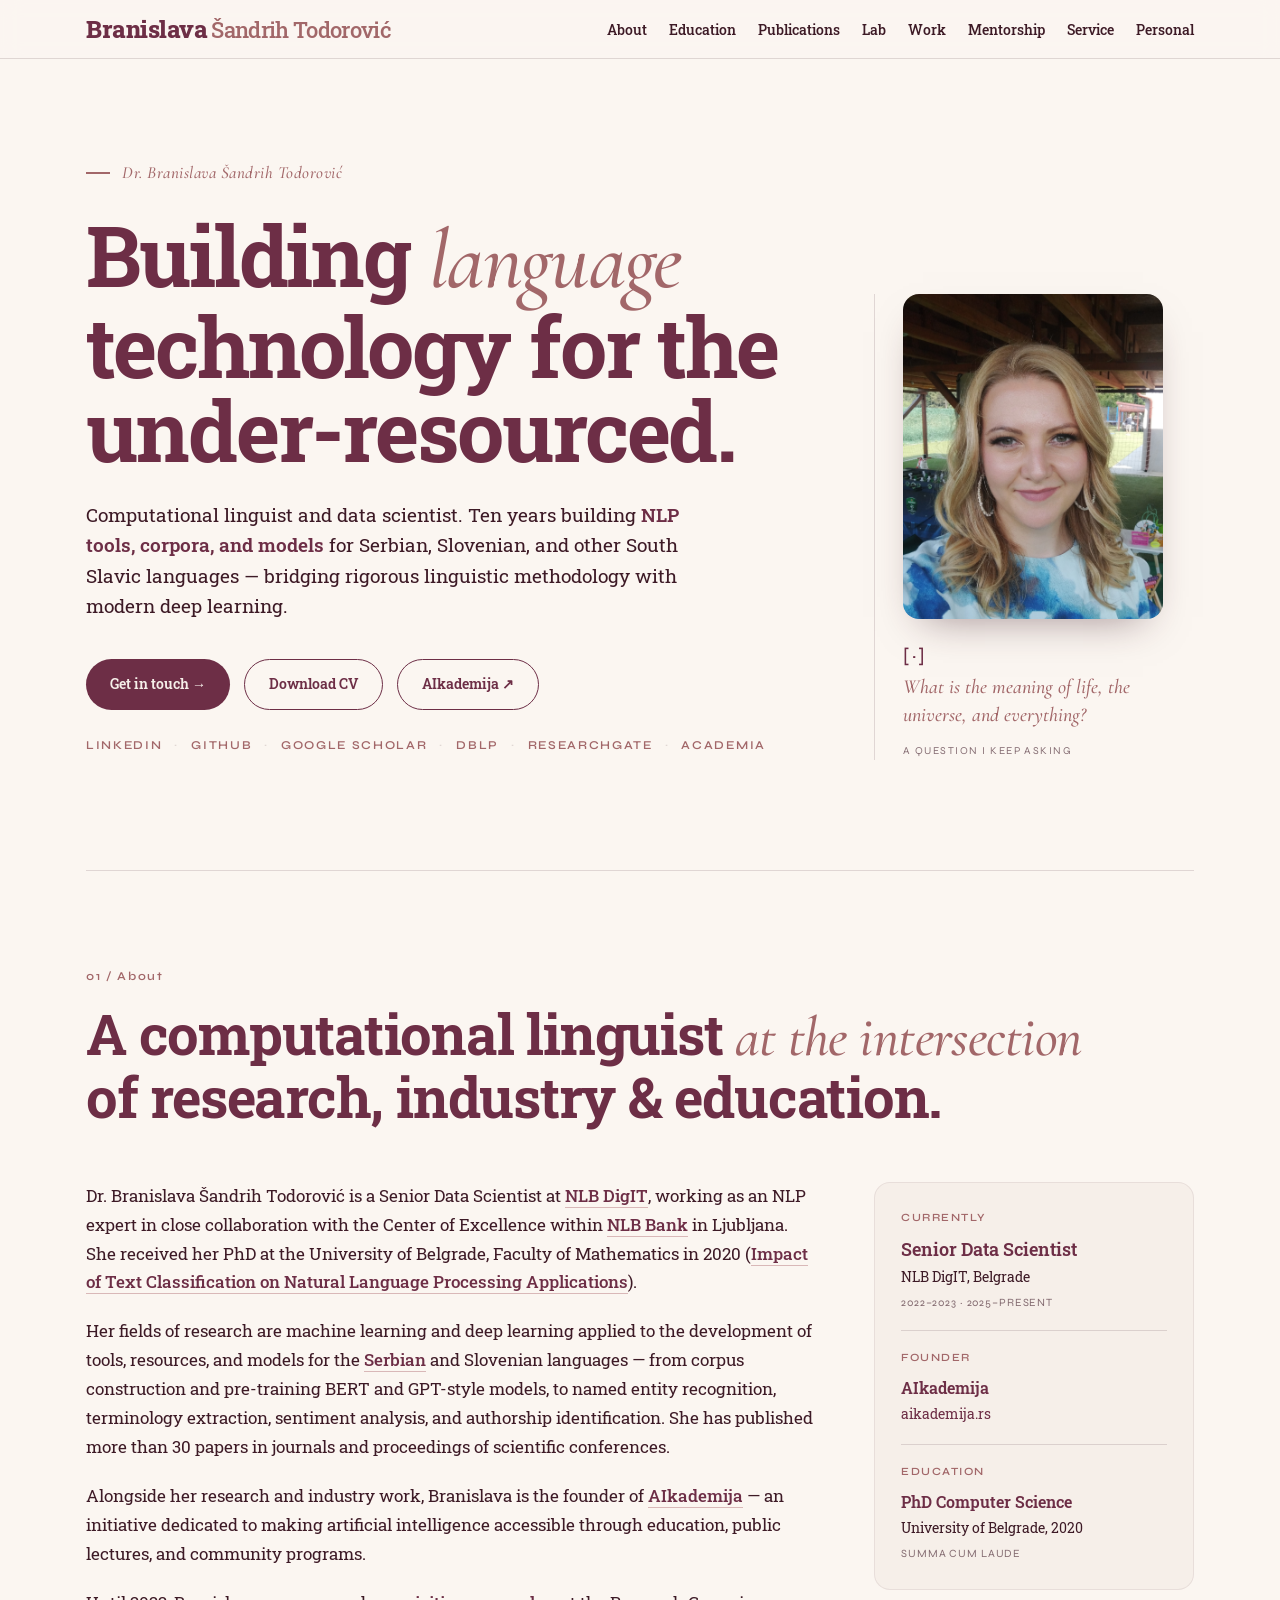
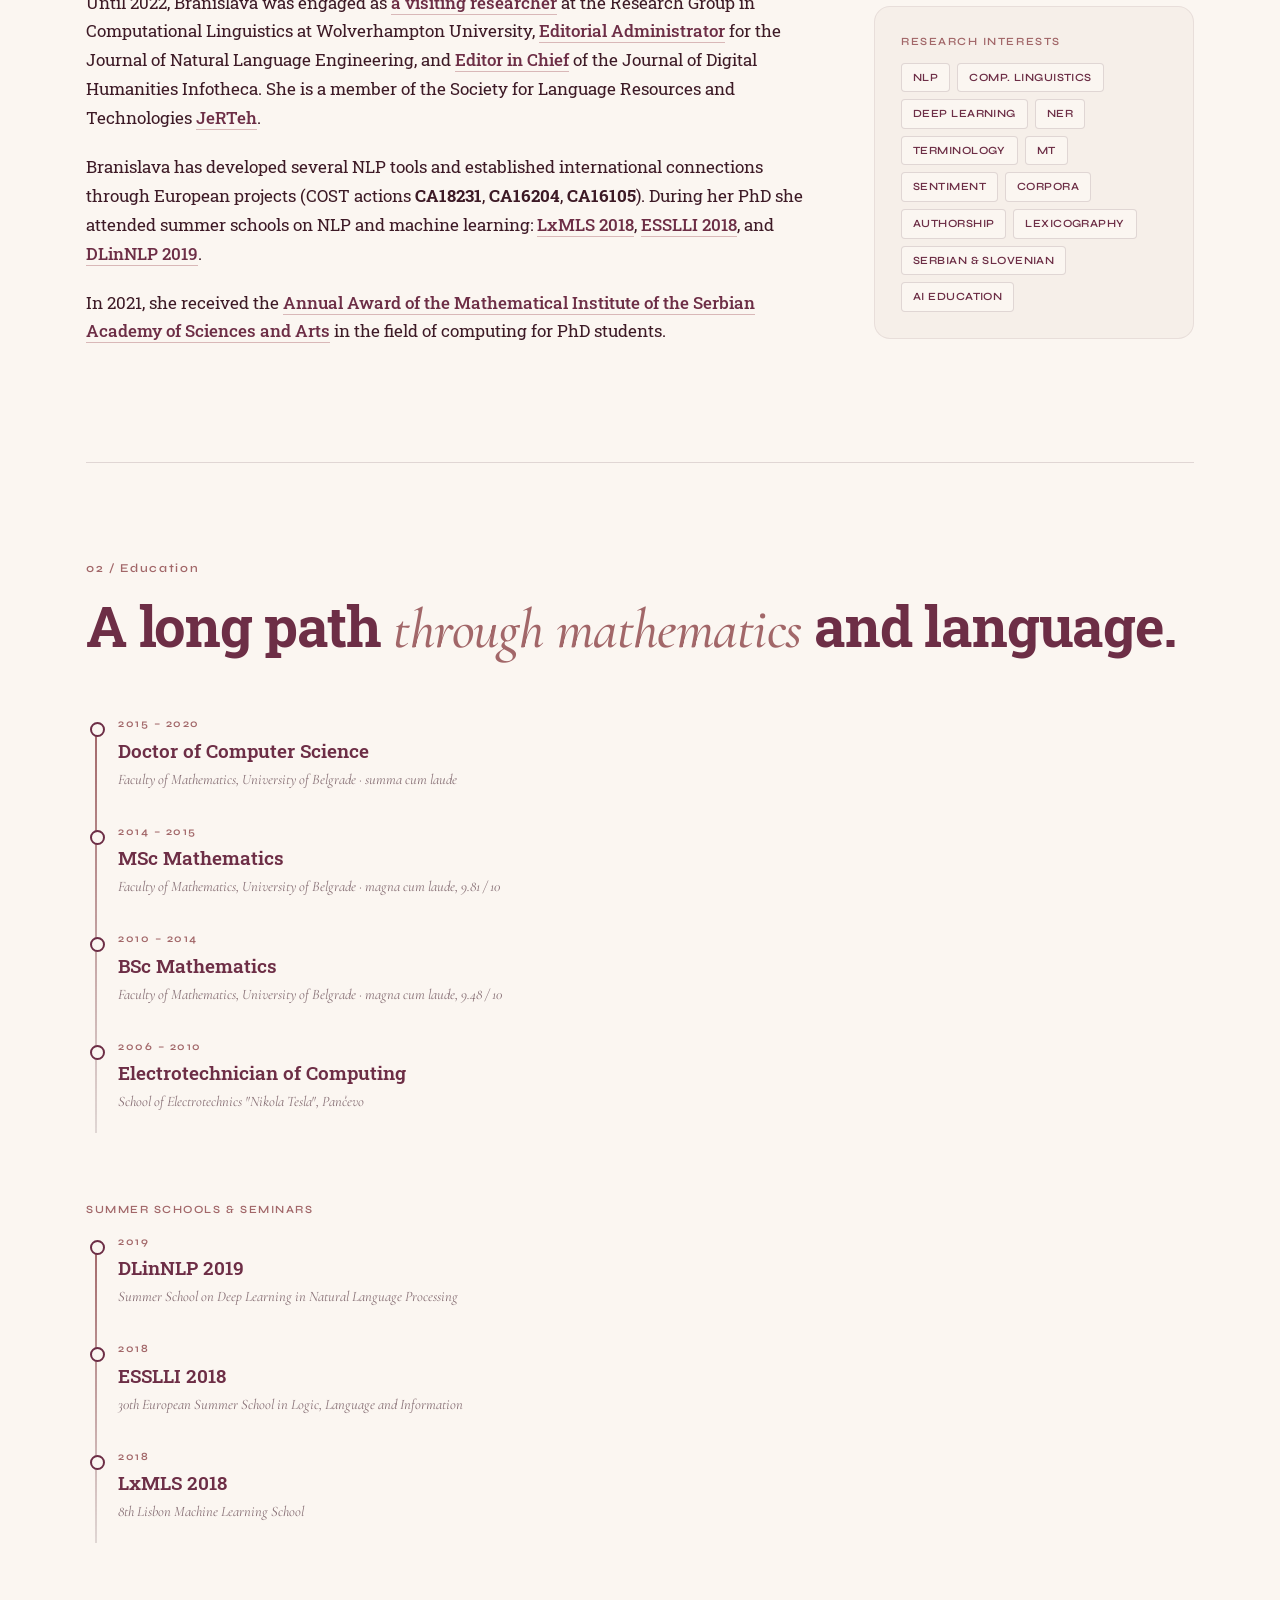
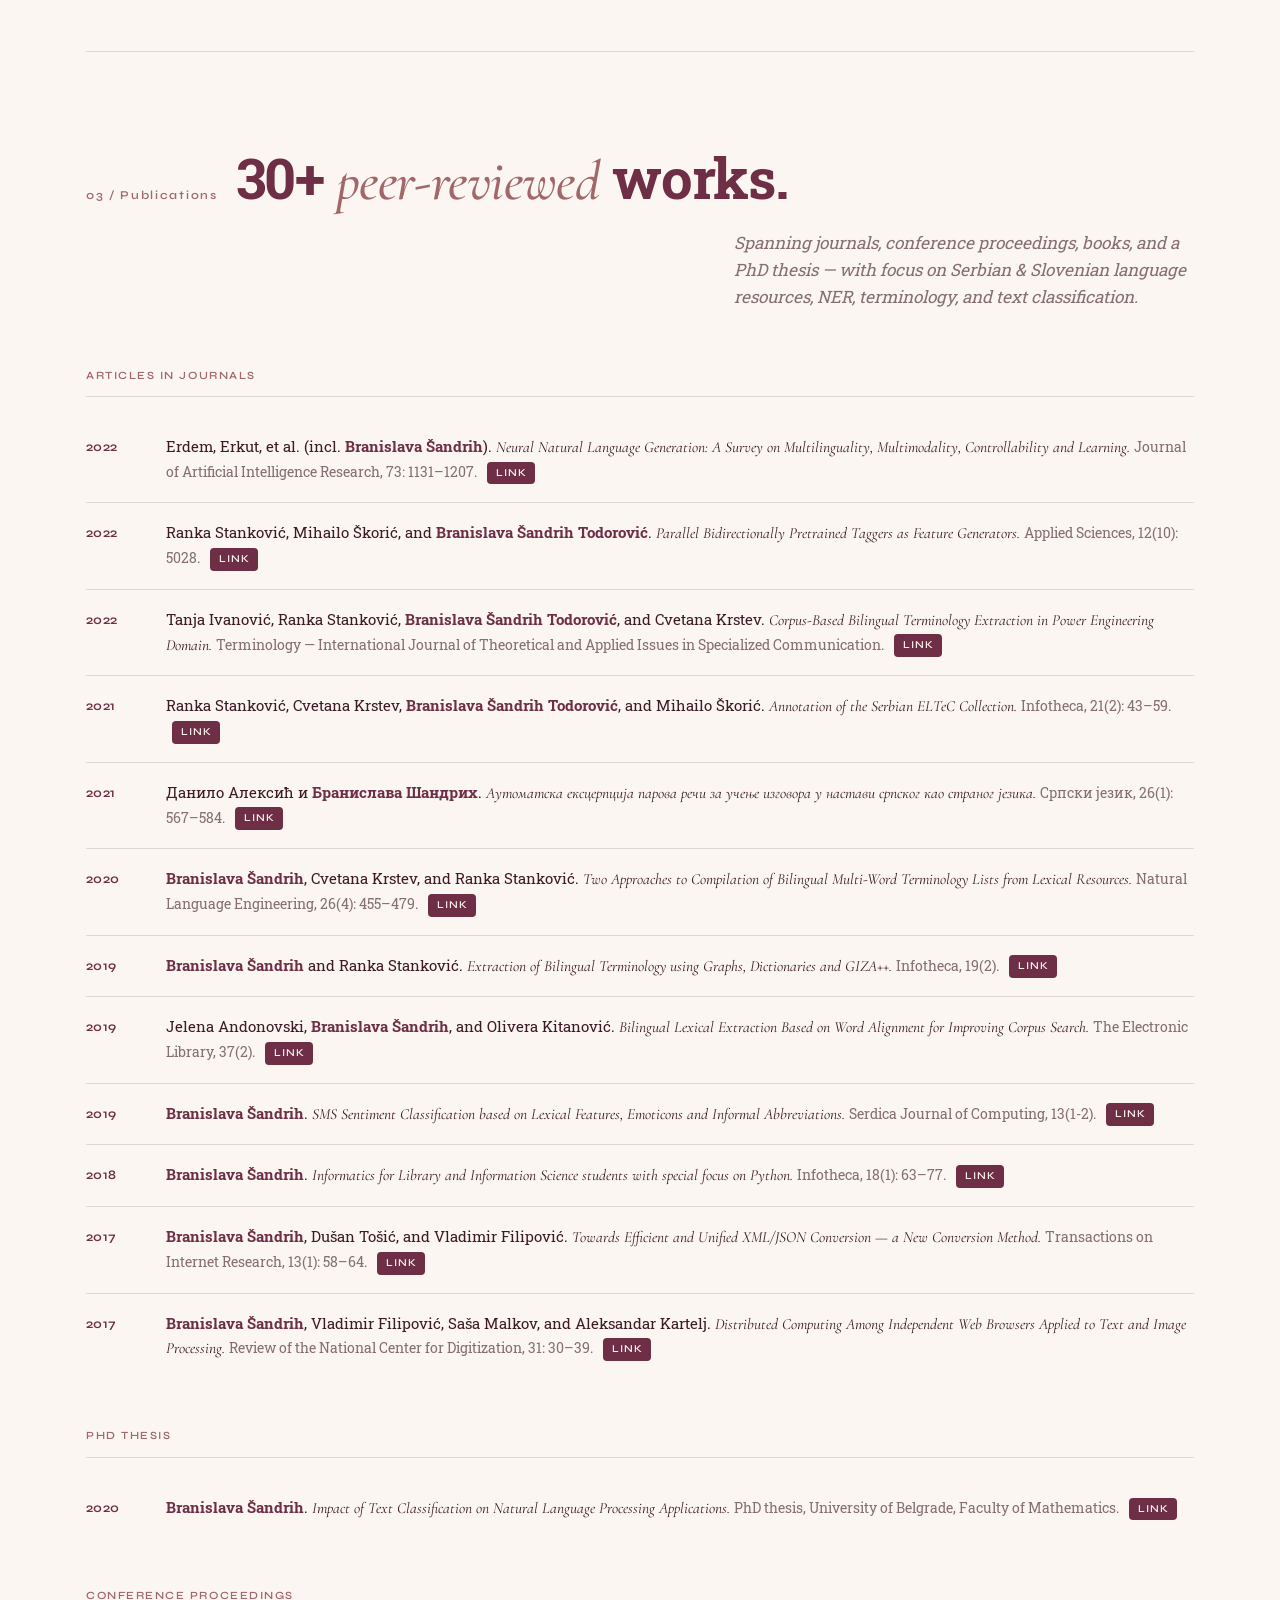
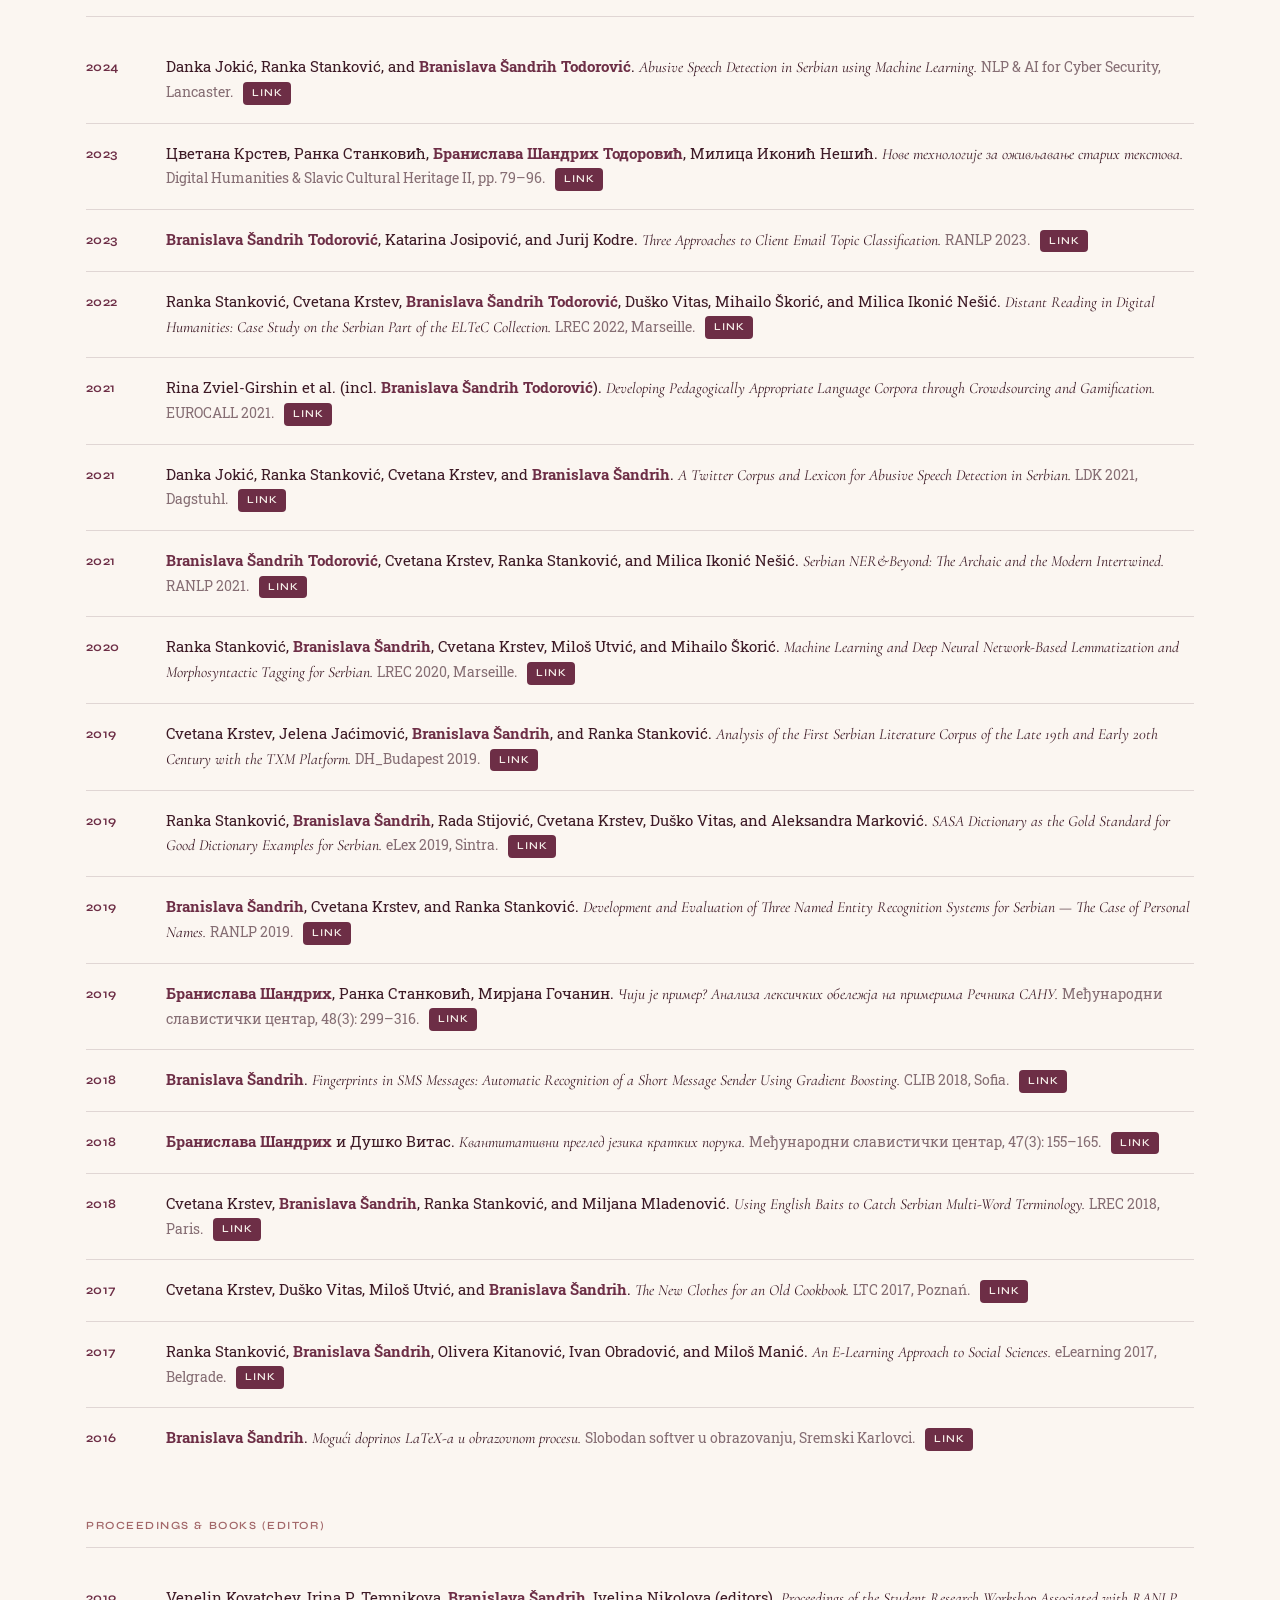
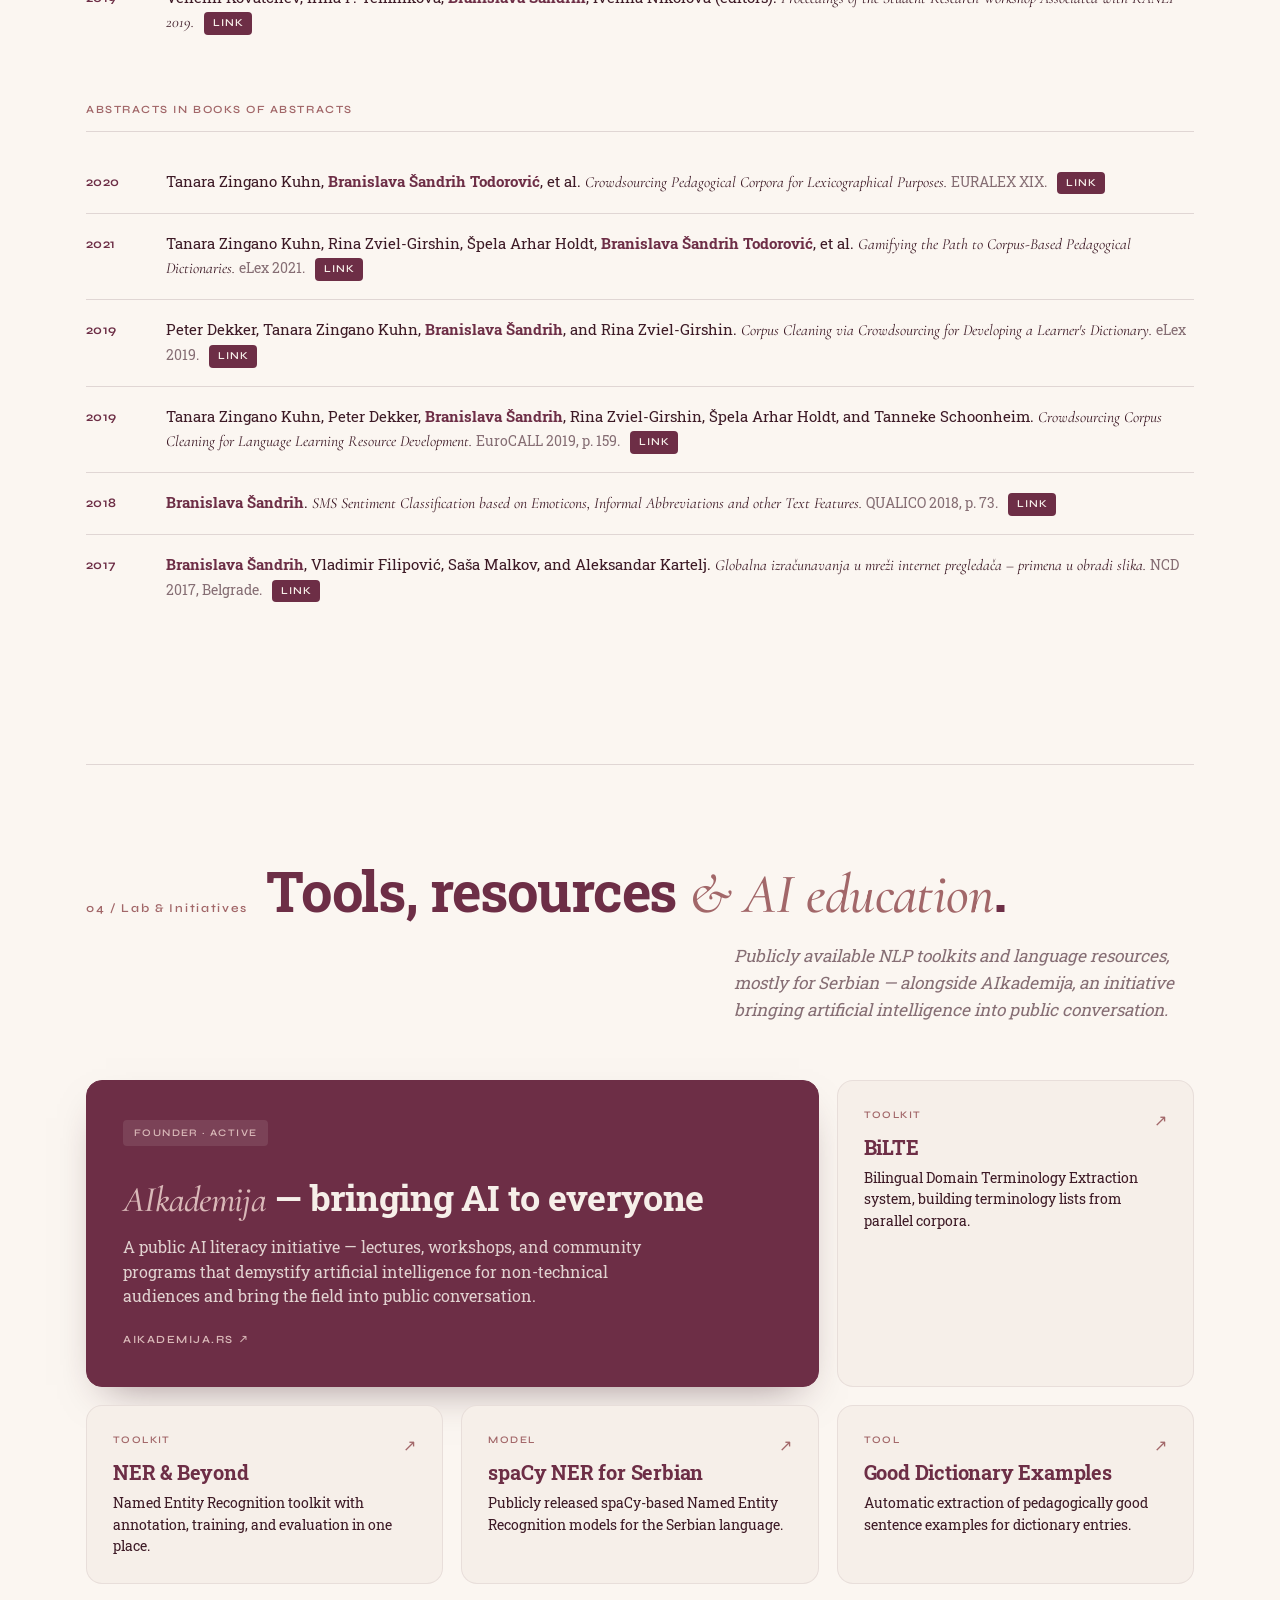
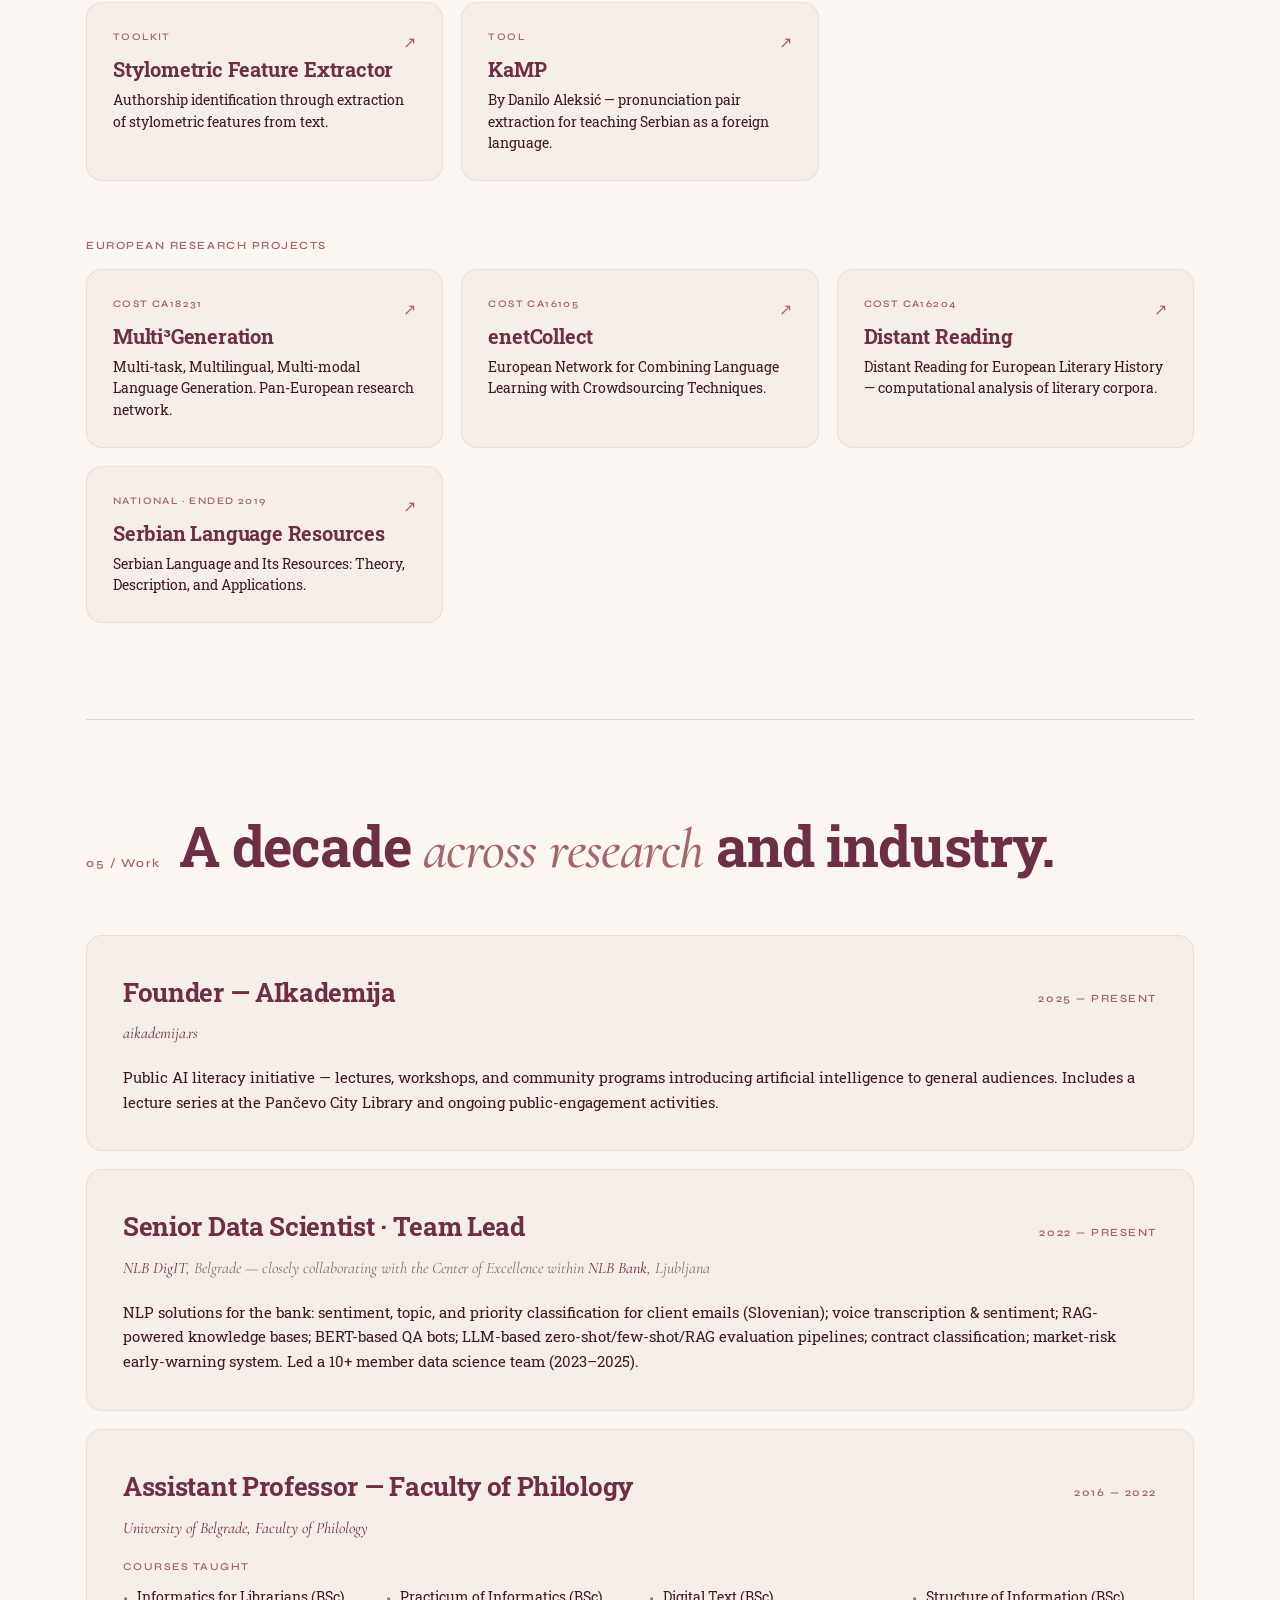
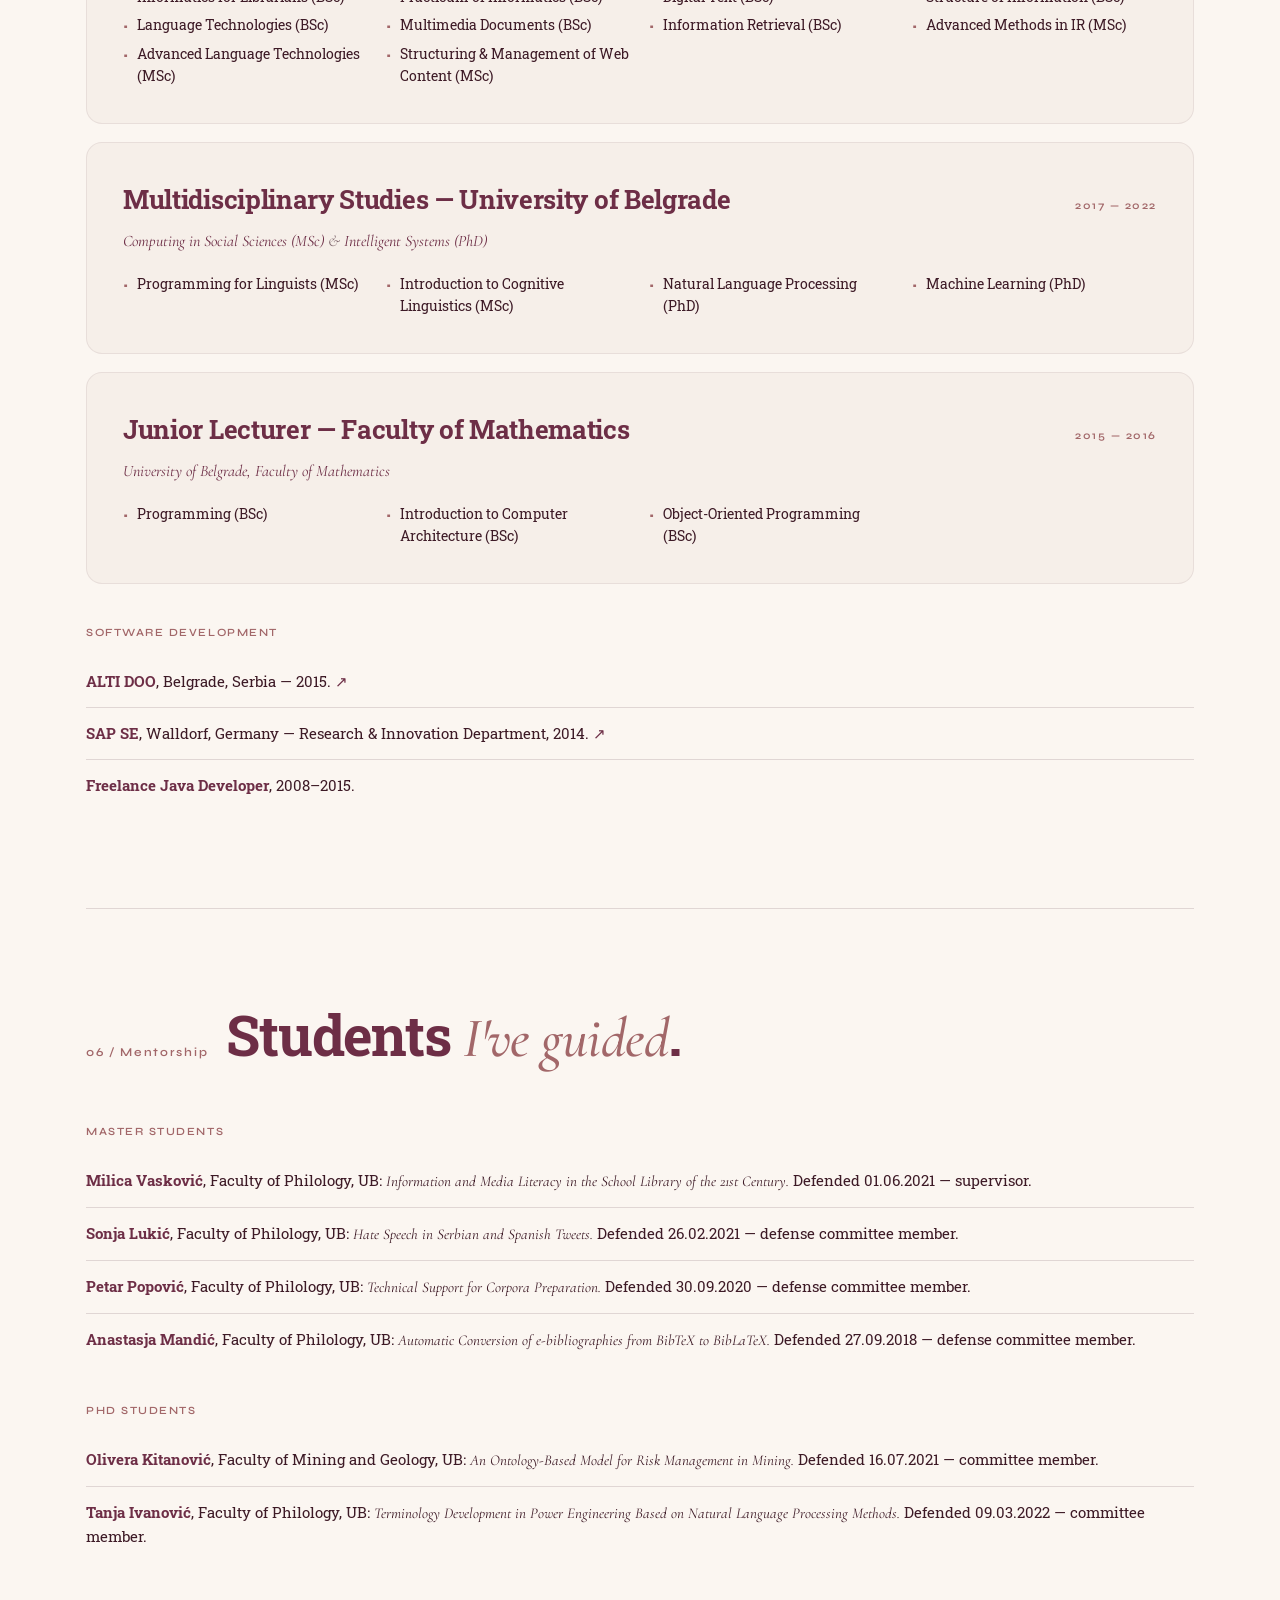
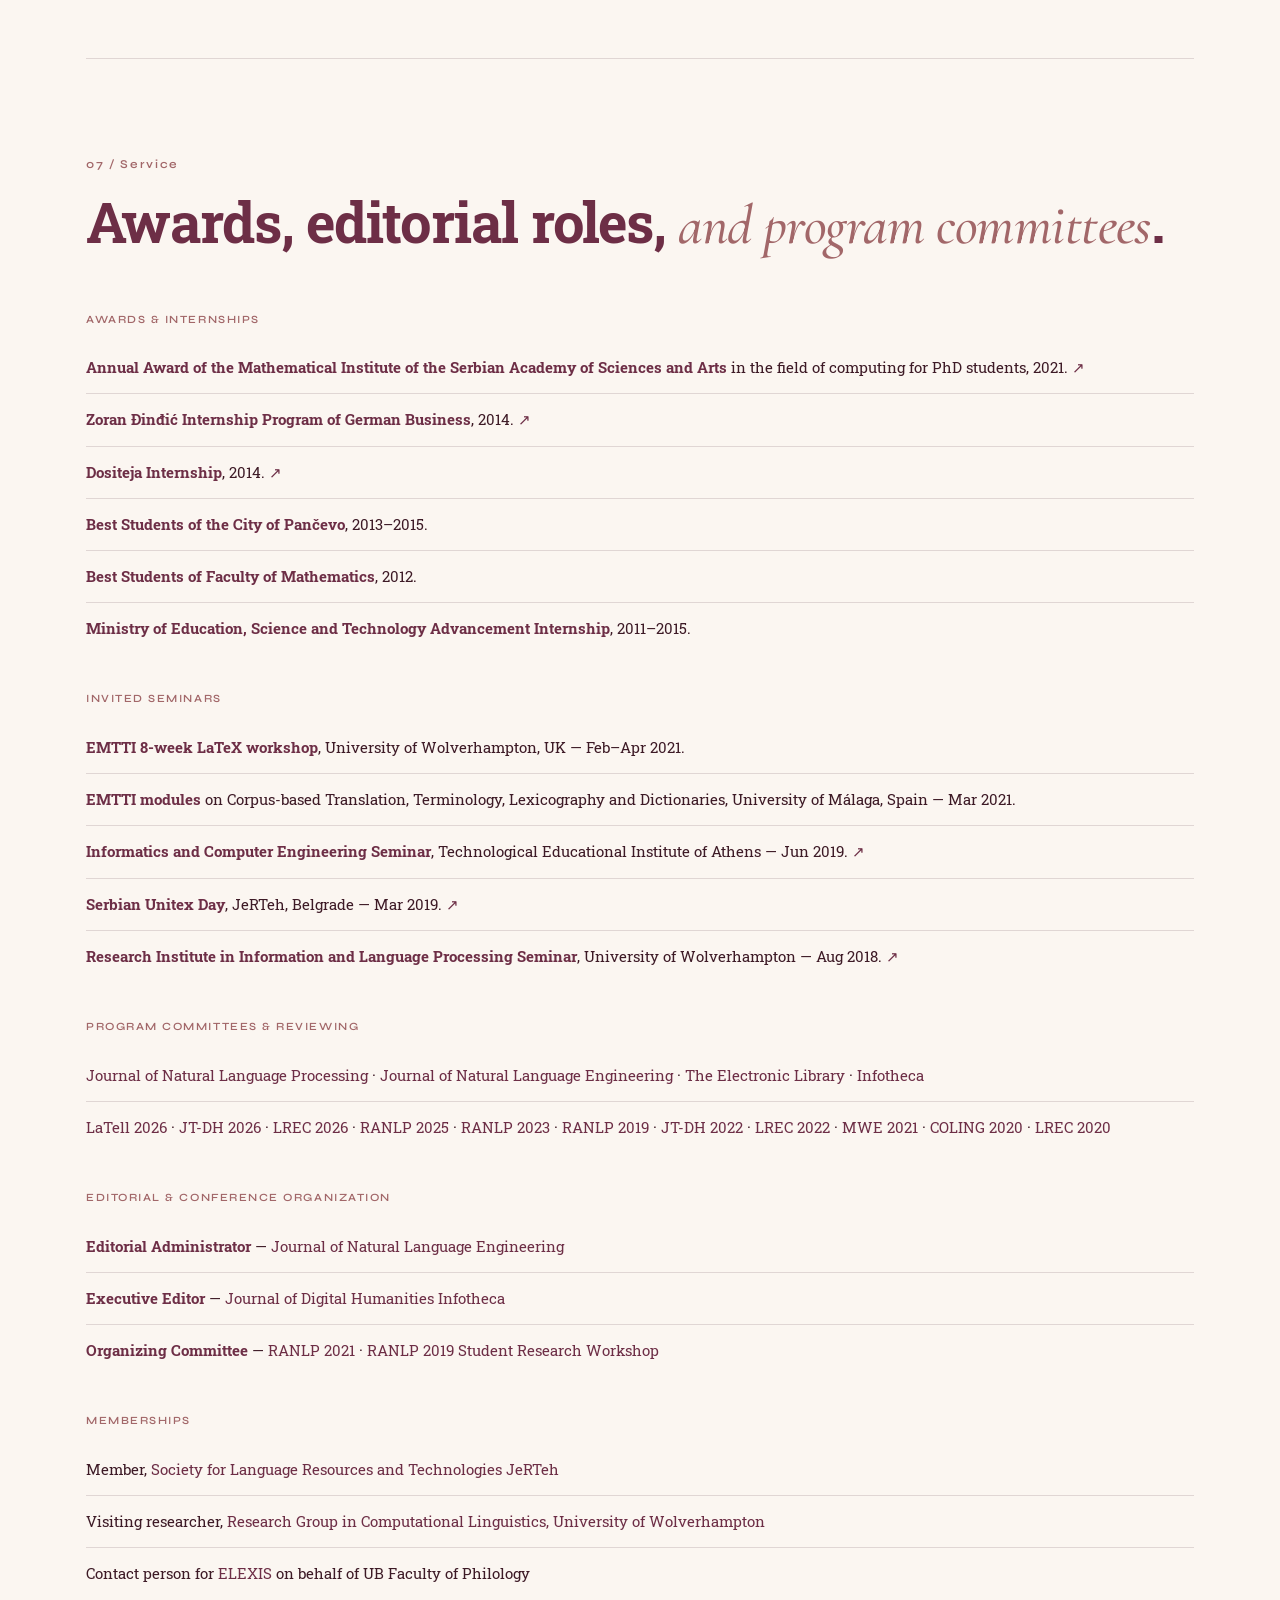
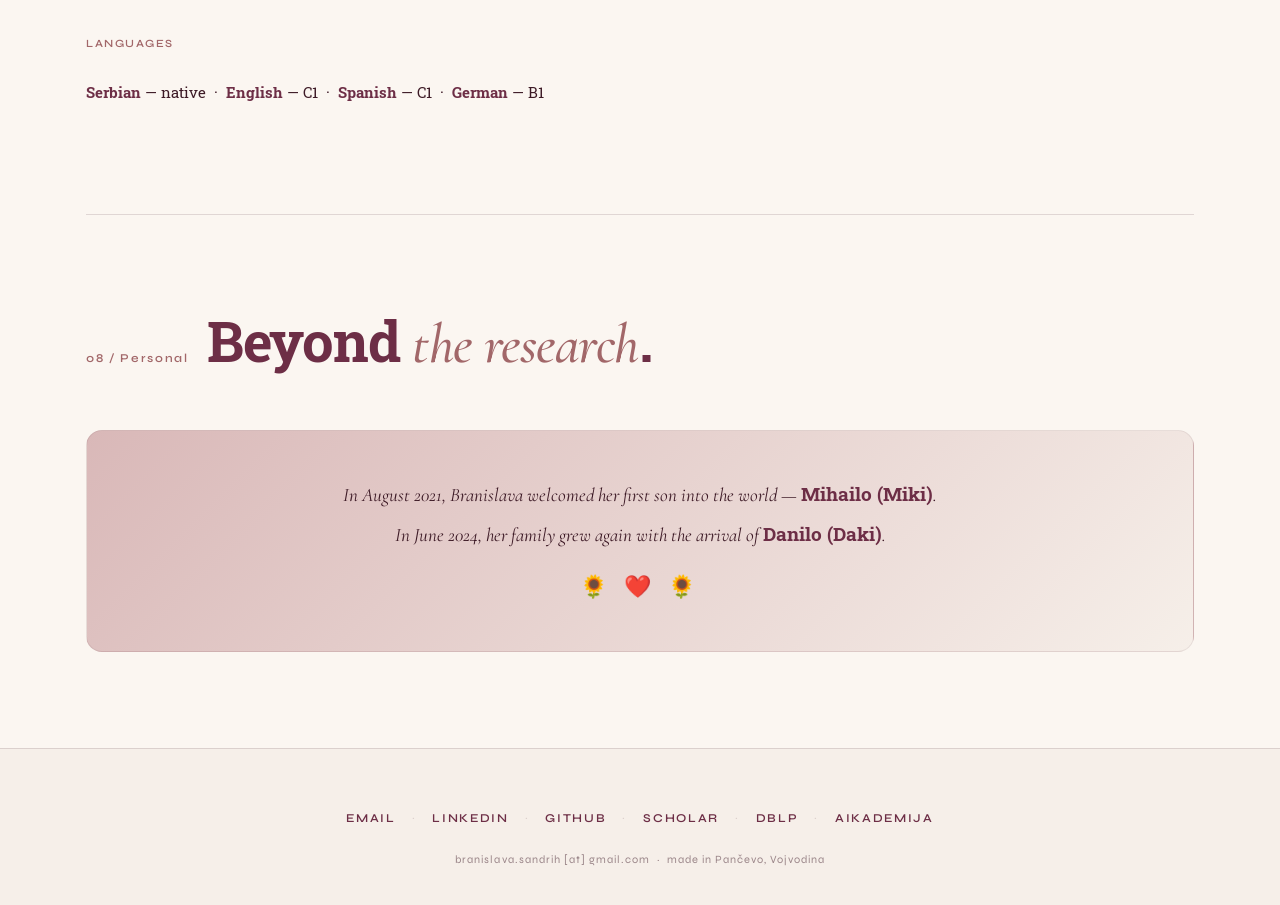
<file: index.html>
<!DOCTYPE html>
<html lang="en">
<head>
  <meta charset="UTF-8">
  <meta name="viewport" content="width=device-width, initial-scale=1.0">
  <title>Branislava Šandrih Todorović — Computational Linguist</title>
  <link rel="preconnect" href="https://fonts.googleapis.com">
  <link rel="preconnect" href="https://fonts.gstatic.com" crossorigin>
  <link href="https://fonts.googleapis.com/css2?family=Cormorant+Garamond:ital,wght@0,400;0,500;1,400;1,500;1,600&family=Roboto+Slab:wght@400;500;600;700;800;900&family=Syne:wght@400;500;600;700;800&display=swap" rel="stylesheet">
  <style>
    :root {
      --plum:   #6d2e46;
      --rose:   #a26769;
      --deep:   #3d1a26;
      --blush:  #d9b8b8;
      --cream:  #f6efe9;
      --paper:  #fbf6f1;
      --rule:   rgba(61,26,38,.14);
      --muted:  rgba(61,26,38,.62);

      --serif: 'Roboto Slab', Georgia, serif;
      --display-italic: 'Cormorant Garamond', Georgia, serif;
      --mono: 'Syne', sans-serif;

      --radius: 16px;
      --shadow-lg: 0 18px 40px -20px rgba(61,26,38,.5);
    }

    * { box-sizing: border-box; margin: 0; padding: 0; }
    html { scroll-behavior: smooth; scroll-padding-top: 90px; }
    body {
      font-family: var(--serif);
      background: var(--paper);
      color: var(--deep);
      line-height: 1.6;
      font-size: 16px;
      -webkit-font-smoothing: antialiased;
      text-rendering: optimizeLegibility;
      overflow-x: hidden;
    }

    a { color: var(--plum); text-decoration: none; transition: all .2s ease; }
    a:hover { color: var(--rose); }

    /* ── STICKY NAV ─────────────────────────────────────────────── */
    nav.sticky {
      position: sticky; top: 0; z-index: 50;
      background: rgba(251, 246, 241, 0.9);
      backdrop-filter: saturate(140%) blur(10px);
      -webkit-backdrop-filter: saturate(140%) blur(10px);
      border-bottom: 1px solid var(--rule);
    }
    nav .nav-inner {
      max-width: 1180px; margin: 0 auto; padding: 16px 36px;
      display: flex; justify-content: space-between; align-items: center; gap: 24px;
    }
    nav .brand {
      display: inline-flex; align-items: baseline; gap: 0;
      letter-spacing: -.02em; line-height: 1; text-decoration: none; color: inherit;
    }
    nav .brand .first {
      font-weight: 800; font-size: 24px; color: var(--plum); letter-spacing: -.02em;
    }
    nav .brand .last {
      font-weight: 500; font-size: 22px; color: var(--rose); letter-spacing: -.03em; margin-left: 4px;
    }
    nav ul {
      display: flex; list-style: none; gap: 22px; margin-left: auto; align-items: center; flex-wrap: wrap;
    }
    nav ul a {
      color: var(--deep); font-size: 14px; font-weight: 500;
      padding: 6px 0; border-bottom: 1.5px solid transparent;
      transition: border-color .2s, color .2s;
    }
    nav ul a:hover { border-bottom-color: var(--plum); color: var(--plum); }

    /* ── LAYOUT ──────────────────────────────────────────────────── */
    main {
      max-width: 1180px; margin: 0 auto; padding: 0 36px;
    }
    section {
      padding: 96px 0;
      border-bottom: 1px solid var(--rule);
    }
    section:last-of-type { border-bottom: none; }

    .section-head {
      display: flex; align-items: baseline; gap: 18px; margin-bottom: 56px; flex-wrap: wrap;
    }
    .section-num {
      font-family: var(--mono); font-size: 12px;
      color: var(--rose); font-weight: 600; letter-spacing: .14em;
    }
    h2.section-title {
      margin: 0;
      font-family: var(--serif);
      font-size: clamp(34px, 4.6vw, 56px);
      letter-spacing: -.022em; line-height: 1.05; font-weight: 700;
      color: var(--plum); text-wrap: balance;
    }
    h2.section-title em {
      font-family: var(--display-italic);
      font-style: italic; color: var(--rose); font-weight: 500;
      letter-spacing: -.01em;
    }
    .section-sub {
      font-family: var(--serif);
      font-size: 17px; color: var(--muted); margin-left: auto; max-width: 460px;
      text-wrap: pretty; font-style: italic;
    }
    @media (max-width: 760px) { .section-sub { margin-left: 0; } }

    /* ── HERO ────────────────────────────────────────────────────── */
    .hero {
      padding: 96px 0 110px;
      position: relative;
      border-bottom: 1px solid var(--rule);
    }
    .hero-grid {
      display: grid; grid-template-columns: 1fr 320px; gap: 64px; align-items: end;
    }
    .eyebrow {
      display: inline-flex; align-items: center; gap: 12px;
      font-family: var(--display-italic);
      font-size: 17px; font-weight: 500; font-style: italic;
      letter-spacing: .03em; color: var(--rose);
      margin-bottom: 26px;
    }
    .eyebrow::before {
      content: ""; width: 24px; height: 1.5px; background: var(--rose); display: inline-block;
    }
    h1.hero-title {
      margin: 0 0 28px;
      font-family: var(--serif);
      font-size: clamp(40px, 6.6vw, 88px);
      line-height: 1.0; letter-spacing: -.025em; font-weight: 700;
      color: var(--plum); text-wrap: balance;
    }
    h1.hero-title em {
      font-family: var(--display-italic);
      font-style: italic; color: var(--rose); font-weight: 500;
      letter-spacing: -.02em;
    }
    .hero-lead {
      font-size: 19px; line-height: 1.6; max-width: 600px; color: var(--deep);
    }
    .hero-lead strong { font-weight: 600; color: var(--plum); }
    .hero-cta {
      display: flex; gap: 14px; flex-wrap: wrap; margin-top: 38px;
    }
    .hero-socials {
      margin-top: 22px;
      display: flex; flex-wrap: wrap; align-items: center; gap: 4px 0;
      font-family: var(--mono);
      font-size: 12px; font-weight: 600;
      letter-spacing: .14em; text-transform: uppercase;
    }
    .hero-socials a {
      color: var(--rose); padding: 4px 12px;
      border-bottom: 1.5px solid transparent;
      transition: color .2s, border-color .2s;
    }
    .hero-socials a:first-child { padding-left: 0; }
    .hero-socials a:hover { color: var(--plum); border-bottom-color: var(--plum); }
    .hero-socials .sep { color: var(--rule); }
    .btn {
      display: inline-flex; align-items: center; gap: 10px;
      padding: 13px 24px; border-radius: 999px;
      font-weight: 600; font-size: 14px; text-decoration: none;
      transition: transform .15s, box-shadow .2s, background .2s, color .2s;
      cursor: pointer; border: 0; font-family: var(--serif);
    }
    .btn-primary { background: var(--plum); color: var(--cream); }
    .btn-primary:hover { background: var(--deep); transform: translateY(-1px); box-shadow: 0 12px 28px -10px rgba(61,26,38,.45); color: var(--cream); }
    .btn-ghost { background: transparent; color: var(--plum); border: 1.5px solid var(--plum); }
    .btn-ghost:hover { background: var(--plum); color: var(--cream); }

    .hero-aside {
      border-left: 1px solid var(--rule); padding-left: 28px; align-self: end;
    }
    .hero-photo-frame {
      width: 100%; max-width: 260px; aspect-ratio: 4/5;
      border-radius: 16px; overflow: hidden; background: var(--cream);
      box-shadow: var(--shadow-lg); margin-bottom: 28px;
    }
    .hero-photo-frame img { width: 100%; height: 100%; object-fit: cover; }
    .hero-question {
      font-family: var(--display-italic);
      font-size: 20px; line-height: 1.4; font-weight: 500;
      color: var(--rose); font-style: italic;
      margin: 0 0 14px;
      text-wrap: pretty;
    }
    .hero-question::before {
      content: "[·]"; font-family: var(--mono); font-style: normal;
      font-size: 18px; color: var(--plum); display: block;
      line-height: 1; margin-bottom: 8px; letter-spacing: .1em;
    }
    .hero-question-meta {
      font-family: var(--mono); font-size: 10.5px;
      letter-spacing: .14em; text-transform: uppercase; color: var(--muted);
    }

    @media (max-width: 900px) {
      .hero-grid { grid-template-columns: 1fr; gap: 40px; }
      .hero-aside { border-left: 0; border-top: 1px solid var(--rule); padding-left: 0; padding-top: 28px; }
    }

    /* ── ABOUT ─────────────────────────────────────────────────── */
    .about-content {
      display: grid; grid-template-columns: 1fr 320px; gap: 60px; align-items: start;
    }
    .about-prose {
      font-size: 17px; line-height: 1.7; color: var(--deep);
    }
    .about-prose p { margin-bottom: 20px; }
    .about-prose a {
      color: var(--plum); border-bottom: 1px solid var(--blush); font-weight: 500;
    }
    .about-prose a:hover { color: var(--rose); border-bottom-color: var(--rose); }

    .about-side { position: sticky; top: 100px; }
    .info-card {
      background: var(--cream);
      border: 1px solid rgba(61,26,38,.08);
      border-radius: var(--radius);
      padding: 26px;
      margin-bottom: 16px;
    }
    .info-card h4 {
      font-family: var(--mono); font-size: 11px; text-transform: uppercase; letter-spacing: .14em;
      color: var(--rose); margin-bottom: 12px; font-weight: 600;
    }
    .info-card .role {
      font-family: var(--serif); font-size: 18px; font-weight: 600;
      color: var(--plum); line-height: 1.3; margin-bottom: 4px;
    }
    .info-card .org { font-size: 14px; color: var(--deep); margin-bottom: 6px; }
    .info-card .period {
      font-family: var(--mono); font-size: 11px; color: var(--muted);
      letter-spacing: .08em; text-transform: uppercase;
    }
    .info-card .divider {
      height: 1px; background: var(--rule); margin: 18px 0;
    }

    .interest-tags { display: flex; flex-wrap: wrap; gap: 7px; margin-top: 12px; }
    .interest-tags .tag {
      font-family: var(--mono); font-size: 11px; font-weight: 600;
      padding: 5px 11px; background: var(--paper); color: var(--plum);
      border-radius: 4px; border: 1px solid var(--rule);
      letter-spacing: .04em; text-transform: uppercase;
      transition: all .2s ease;
    }
    .interest-tags .tag:hover {
      background: var(--plum); color: var(--cream); border-color: var(--plum);
    }

    @media (max-width: 860px) {
      .about-content { grid-template-columns: 1fr; gap: 32px; }
      .about-side { position: static; }
    }

    /* ── TIMELINE (EDUCATION) ───────────────────────────────────── */
    .timeline {
      position: relative; padding-left: 32px; max-width: 760px;
    }
    .timeline::before {
      content: ""; position: absolute; left: 9px; top: 12px; bottom: 12px;
      width: 1.5px; background: linear-gradient(to bottom, var(--rose), var(--rule));
    }
    .timeline-item { position: relative; padding-bottom: 32px; }
    .timeline-item::before {
      content: ""; position: absolute; left: -28px; top: 7px;
      width: 11px; height: 11px; border-radius: 50%;
      background: var(--paper); border: 2px solid var(--plum);
    }
    .timeline-item .year {
      font-family: var(--mono); font-size: 11px; color: var(--rose);
      letter-spacing: .14em; margin-bottom: 6px; font-weight: 600;
      text-transform: uppercase;
    }
    .timeline-item .ti-title {
      font-family: var(--serif); font-size: 19px; font-weight: 600;
      color: var(--plum); line-height: 1.3; margin-bottom: 4px;
    }
    .timeline-item .ti-title a {
      color: var(--plum); border-bottom: 1px solid transparent;
    }
    .timeline-item .ti-title a:hover {
      color: var(--rose); border-bottom-color: var(--rose);
    }
    .timeline-item .ti-meta {
      font-size: 14.5px; color: var(--muted); font-family: var(--display-italic);
      font-style: italic;
    }

    /* ── PUBLICATIONS ───────────────────────────────────────────── */
    .pub-group { margin-bottom: 48px; }
    .pub-group-title {
      font-family: var(--mono); font-size: 11px; text-transform: uppercase; letter-spacing: .14em;
      color: var(--rose); margin-bottom: 20px; padding-bottom: 12px;
      border-bottom: 1px solid var(--rule); font-weight: 600;
    }
    .pub {
      padding: 18px 0; border-bottom: 1px solid var(--rule);
      display: grid; grid-template-columns: 60px 1fr; gap: 20px; align-items: start;
    }
    .pub:last-child { border-bottom: none; }
    .pub .pub-year {
      font-family: var(--mono); font-size: 13px; color: var(--plum);
      font-weight: 600; padding-top: 2px; letter-spacing: .02em;
    }
    .pub .pub-body { font-size: 14.5px; line-height: 1.6; color: var(--deep); }
    .pub .pub-body strong { font-weight: 700; color: var(--plum); }
    .pub .pub-body em { font-family: var(--display-italic); font-style: italic; color: var(--deep); font-size: 15.5px; }
    .pub .pub-body .venue { color: var(--muted); font-size: 13.5px; }
    .pub .pub-body a.url {
      display: inline-block; margin-left: 6px;
      font-family: var(--mono); font-size: 10.5px; font-weight: 600;
      padding: 3px 9px; background: var(--plum); color: var(--cream);
      border-radius: 4px; text-transform: uppercase; letter-spacing: .08em;
      vertical-align: middle; transition: all .2s ease;
    }
    .pub .pub-body a.url:hover { background: var(--rose); color: var(--cream); transform: translateY(-1px); }

    /* ── GRID CARDS (LAB) ───────────────────────────────────────── */
    .grid {
      display: grid; grid-template-columns: repeat(auto-fill, minmax(280px, 1fr)); gap: 18px;
    }
    .card {
      background: var(--cream);
      border: 1px solid rgba(61,26,38,.08);
      border-radius: var(--radius);
      padding: 26px;
      transition: all .25s ease;
      display: block; color: var(--deep);
      position: relative; overflow: hidden;
    }
    .card:hover {
      transform: translateY(-3px);
      border-color: var(--rose);
      box-shadow: 0 14px 30px -16px rgba(61,26,38,.35);
    }
    .card .card-tag {
      font-family: var(--mono); font-size: 10px; text-transform: uppercase;
      letter-spacing: .14em; color: var(--rose); margin-bottom: 12px; font-weight: 600;
    }
    .card h3 {
      font-family: var(--serif); font-weight: 700; font-size: 20px; line-height: 1.2;
      margin-bottom: 8px; letter-spacing: -.01em; color: var(--plum);
    }
    .card p { font-size: 14px; color: var(--deep); line-height: 1.55; }
    .card .arrow {
      position: absolute; top: 26px; right: 26px;
      color: var(--rose); transition: all .25s ease; font-size: 16px;
    }
    .card:hover .arrow { color: var(--plum); transform: translate(2px, -2px); }

    /* Featured AIkademija card — uses plum background like AIkademija's date card */
    .card.featured {
      grid-column: span 2;
      background: var(--plum);
      color: var(--cream);
      border-color: var(--plum);
      padding: 36px;
      box-shadow: 0 18px 40px -20px rgba(61,26,38,.5);
    }
    .card.featured .card-tag {
      color: var(--blush); background: rgba(246,239,233,.1);
      padding: 5px 11px; border-radius: 4px;
      display: inline-block; border: 0;
    }
    .card.featured h3 {
      font-size: clamp(26px, 3.2vw, 36px); margin-top: 18px; margin-bottom: 14px;
      color: var(--cream); letter-spacing: -.02em;
    }
    .card.featured h3 em {
      font-family: var(--display-italic); font-style: italic;
      color: var(--blush); font-weight: 500;
    }
    .card.featured p {
      font-size: 16px; max-width: 540px; color: rgba(246,239,233,.85);
    }
    .card.featured .visit {
      display: inline-flex; align-items: center; gap: 6px; margin-top: 22px;
      font-family: var(--mono); font-size: 11px;
      color: var(--blush); letter-spacing: .14em;
      text-transform: uppercase; font-weight: 600;
    }
    .card.featured:hover { transform: translateY(-3px); border-color: var(--plum); }
    @media (max-width: 700px) {
      .card.featured { grid-column: span 1; padding: 28px; }
    }

    /* ── WORK ────────────────────────────────────────────────────── */
    .work-block {
      background: var(--cream);
      border: 1px solid rgba(61,26,38,.08);
      border-radius: var(--radius);
      padding: 36px;
      margin-bottom: 18px;
    }
    .work-header {
      display: flex; justify-content: space-between; align-items: baseline;
      gap: 16px; margin-bottom: 8px; flex-wrap: wrap;
    }
    .work-block .w-role {
      font-family: var(--serif); font-size: clamp(20px, 2.4vw, 26px);
      font-weight: 700; color: var(--plum); letter-spacing: -.012em;
    }
    .work-block .w-period {
      font-family: var(--mono); font-size: 11px; color: var(--rose);
      letter-spacing: .14em; white-space: nowrap; font-weight: 600;
      text-transform: uppercase;
    }
    .work-block .w-org {
      font-family: var(--display-italic); font-style: italic;
      font-size: 16px; color: var(--muted); margin-bottom: 18px;
    }
    .work-block .w-org a { color: var(--plum); }
    .work-block .w-desc {
      color: var(--deep); font-size: 15px; line-height: 1.65;
    }
    .work-block .w-courses-label {
      font-family: var(--mono); font-size: 10.5px; color: var(--rose);
      letter-spacing: .14em; text-transform: uppercase; font-weight: 600;
      margin-bottom: 10px; margin-top: 6px;
    }
    .work-block .w-courses {
      display: grid; grid-template-columns: repeat(auto-fill, minmax(220px, 1fr));
      gap: 6px 18px; font-size: 14px; color: var(--deep);
    }
    .work-block .w-courses li {
      list-style: none; padding-left: 14px; position: relative;
    }
    .work-block .w-courses li::before {
      content: "·"; position: absolute; left: 0; color: var(--rose); font-weight: 800; font-size: 18px; top: -2px;
    }

    /* ── CLEAN LISTS ───────────────────────────────────────────── */
    .clean-list { list-style: none; }
    .clean-list li {
      padding: 14px 0; border-bottom: 1px solid var(--rule);
      font-size: 14.5px; color: var(--deep); line-height: 1.6;
    }
    .clean-list li:last-child { border-bottom: none; }
    .clean-list li strong { color: var(--plum); font-weight: 700; }
    .clean-list li em {
      font-family: var(--display-italic); font-style: italic; color: var(--deep); font-size: 15px;
    }

    .sub-title {
      font-family: var(--mono); font-size: 11px; text-transform: uppercase; letter-spacing: .14em;
      color: var(--rose); margin: 36px 0 14px; font-weight: 600;
    }
    .sub-title:first-child { margin-top: 0; }

    /* ── PERSONAL ───────────────────────────────────────────────── */
    .personal {
      background: linear-gradient(135deg, var(--blush) 0%, var(--cream) 100%);
      border-radius: var(--radius); padding: 48px;
      text-align: center; border: 1px solid rgba(61,26,38,.08);
    }
    .personal p {
      font-family: var(--display-italic);
      font-size: 19px; font-style: italic; color: var(--deep);
      max-width: 620px; margin: 0 auto 10px; line-height: 1.55;
    }
    .personal .names {
      font-family: var(--serif); color: var(--plum);
      font-weight: 700; font-style: normal;
    }
    .personal .hearts { margin-top: 18px; font-size: 22px; letter-spacing: 6px; }

    /* ── FOOTER ──────────────────────────────────────────────────── */
    footer {
      text-align: center; padding: 56px 36px 36px;
      color: var(--muted); font-size: 13px;
      border-top: 1px solid var(--rule);
      background: var(--cream);
      font-family: var(--mono); letter-spacing: .08em;
    }
    footer .footer-socials {
      display: flex; justify-content: center; flex-wrap: wrap; align-items: center;
      gap: 4px; margin-bottom: 18px;
      font-size: 12px; letter-spacing: .14em; text-transform: uppercase;
    }
    footer .footer-socials a {
      color: var(--plum); font-weight: 600; padding: 4px 12px;
      border-bottom: 1.5px solid transparent;
      transition: border-color .2s;
    }
    footer .footer-socials a:hover { border-bottom-color: var(--plum); }
    footer .footer-socials .sep { color: var(--rule); }
    footer .footer-meta { font-size: 11px; opacity: .8; }
    footer a { color: var(--plum); font-weight: 600; }

    /* ── RESPONSIVE ──────────────────────────────────────────────── */
    @media (max-width: 860px) {
      nav .nav-inner { padding: 14px 22px; gap: 14px; }
      nav ul { gap: 14px; }
      nav ul a { font-size: 13px; }
      main { padding: 0 22px; }
      section { padding: 70px 0; }
      .work-block { padding: 24px; }
      .pub { grid-template-columns: 50px 1fr; gap: 14px; }
      .personal { padding: 32px 24px; }
    }
    @media (max-width: 560px) {
      nav .brand .last { display: none; }
      nav ul li:nth-child(n+5) { display: none; }
      h1.hero-title { font-size: 42px; }
    }
  </style>
</head>
<body>

  <!-- ── STICKY NAV ─────────────────────────────────────────────── -->
  <nav class="sticky">
    <div class="nav-inner">
      <a href="#top" class="brand">
        <span class="first">Branislava</span>
        <span class="last">Šandrih Todorović</span>
      </a>
      <ul>
        <li><a href="#about">About</a></li>
        <li><a href="#research">Education</a></li>
        <li><a href="#publications">Publications</a></li>
        <li><a href="#lab">Lab</a></li>
        <li><a href="#work">Work</a></li>
        <li><a href="#mentorship">Mentorship</a></li>
        <li><a href="#service">Service</a></li>
        <li><a href="#personal">Personal</a></li>
      </ul>
    </div>
  </nav>

  <main>

    <!-- ── HERO ─────────────────────────────────────────────────── -->
    <section class="hero" id="top">
      <div class="hero-grid">
        <div>
          <span class="eyebrow">Dr. Branislava Šandrih Todorović</span>
          <h1 class="hero-title">Building <em>language</em> technology for the under-resourced.</h1>
          <p class="hero-lead">Computational linguist and data scientist. Ten years building <strong>NLP tools, corpora, and models</strong> for Serbian, Slovenian, and other South Slavic languages — bridging rigorous linguistic methodology with modern deep learning.</p>
          <div class="hero-cta">
            <a href="mailto:branislava.sandrih@gmail.com" class="btn btn-primary">Get in touch →</a>
            <a href="Branislava_Sandrih_Todorovic_CV.pdf" target="_blank" class="btn btn-ghost">Download CV</a>
            <a href="https://www.aikademija.rs" target="_blank" class="btn btn-ghost">AIkademija ↗</a>
          </div>
          <div class="hero-socials">
            <a href="https://www.linkedin.com/in/branislavasandrih/" target="_blank">LinkedIn</a>
            <span class="sep">·</span>
            <a href="https://github.com/Branislava/" target="_blank">GitHub</a>
            <span class="sep">·</span>
            <a href="https://scholar.google.com/citations?user=7DxZ1TgAAAAJ" target="_blank">Google Scholar</a>
            <span class="sep">·</span>
            <a href="https://dblp.org/pid/219/5368.html" target="_blank">DBLP</a>
            <span class="sep">·</span>
            <a href="https://www.researchgate.net/profile/Branislava_Sandrih" target="_blank">ResearchGate</a>
            <span class="sep">·</span>
            <a href="https://fvm.academia.edu/Branislava%C5%A0andrih" target="_blank">Academia</a>
          </div>
        </div>
        <aside class="hero-aside">
          <div class="hero-photo-frame">
            <img src="img/photo.jpg" alt="Branislava Šandrih Todorović">
          </div>
          <p class="hero-question">What is the meaning of life, the universe, and everything?</p>
          <div class="hero-question-meta">A question I keep asking</div>
        </aside>
      </div>
    </section>

    <!-- ── ABOUT ────────────────────────────────────────────────── -->
    <section id="about">
      <div class="section-head">
        <span class="section-num">01 / About</span>
        <h2 class="section-title">A computational linguist <em>at the intersection</em> of research, industry & education.</h2>
      </div>

      <div class="about-content">
        <div class="about-prose">
          <p>Dr. Branislava Šandrih Todorović is a Senior Data Scientist at <a href="https://www.nlbdigit.rs/" target="_blank">NLB DigIT</a>, working as an NLP expert in close collaboration with the Center of Excellence within <a href="https://www.nlb.si/" target="_blank">NLB Bank</a> in Ljubljana. She received her PhD at the University of Belgrade, Faculty of Mathematics in 2020 (<a href="https://www.academia.edu/43961177/IMPACT_OF_TEXT_CLASSIFICATION_ON_NATURAL_LANGUAGE_PROCESSING_APPLICATIONS" target="_blank">Impact of Text Classification on Natural Language Processing Applications</a>).</p>
          <p>Her fields of research are machine learning and deep learning applied to the development of tools, resources, and models for the <a href="http://portal.jerteh.rs" target="_blank">Serbian</a> and Slovenian languages — from corpus construction and pre-training BERT and GPT-style models, to named entity recognition, terminology extraction, sentiment analysis, and authorship identification. She has published more than 30 papers in journals and proceedings of scientific conferences.</p>
          <p>Alongside her research and industry work, Branislava is the founder of <a href="https://www.aikademija.rs" target="_blank">AIkademija</a> — an initiative dedicated to making artificial intelligence accessible through education, public lectures, and community programs.</p>
          <p>Until 2022, Branislava was engaged as <a href="http://rgcl.wlv.ac.uk/people/" target="_blank">a visiting researcher</a> at the Research Group in Computational Linguistics at Wolverhampton University, <a href="https://www.cambridge.org/core/journals/natural-language-engineering/information/editorial-board" target="_blank">Editorial Administrator</a> for the Journal of Natural Language Engineering, and <a href="http://infoteka.bg.ac.rs/index.php/en/r-d-ci" target="_blank">Editor in Chief</a> of the Journal of Digital Humanities Infotheca. She is a member of the Society for Language Resources and Technologies <a href="http://jerteh.rs?lang=en" target="_blank">JeRTeh</a>.</p>
          <p>Branislava has developed several NLP tools and established international connections through European projects (COST actions <strong>CA18231</strong>, <strong>CA16204</strong>, <strong>CA16105</strong>). During her PhD she attended summer schools on NLP and machine learning: <a href="http://lxmls.it.pt/2018/" target="_blank">LxMLS 2018</a>, <a href="http://esslli2018.folli.info/" target="_blank">ESSLLI 2018</a>, and <a href="https://dlinnlp.github.io/" target="_blank">DLinNLP 2019</a>.</p>
          <p>In 2021, she received the <a href="http://www.mi.sanu.ac.rs/novi_sajt/aboutus/student.php" target="_blank">Annual Award of the Mathematical Institute of the Serbian Academy of Sciences and Arts</a> in the field of computing for PhD students.</p>
        </div>
        <aside class="about-side">
          <div class="info-card">
            <h4>Currently</h4>
            <div class="role">Senior Data Scientist</div>
            <div class="org">NLB DigIT, Belgrade</div>
            <div class="period">2022–2023 · 2025–present</div>
            <div class="divider"></div>
            <h4>Founder</h4>
            <div class="role" style="font-size:16px">AIkademija</div>
            <div class="org"><a href="https://www.aikademija.rs" target="_blank">aikademija.rs</a></div>
            <div class="divider"></div>
            <h4>Education</h4>
            <div class="role" style="font-size:16px">PhD Computer Science</div>
            <div class="org">University of Belgrade, 2020</div>
            <div class="period">summa cum laude</div>
          </div>
          <div class="info-card">
            <h4>Research Interests</h4>
            <div class="interest-tags">
              <span class="tag">NLP</span>
              <span class="tag">Comp. Linguistics</span>
              <span class="tag">Deep Learning</span>
              <span class="tag">NER</span>
              <span class="tag">Terminology</span>
              <span class="tag">MT</span>
              <span class="tag">Sentiment</span>
              <span class="tag">Corpora</span>
              <span class="tag">Authorship</span>
              <span class="tag">Lexicography</span>
              <span class="tag">Serbian & Slovenian</span>
              <span class="tag">AI Education</span>
            </div>
          </div>
        </aside>
      </div>
    </section>

    <!-- ── EDUCATION & TRAINING ─────────────────────────────────── -->
    <section id="research">
      <div class="section-head">
        <span class="section-num">02 / Education</span>
        <h2 class="section-title">A long path <em>through mathematics</em> and language.</h2>
      </div>

      <div class="timeline">
        <div class="timeline-item">
          <div class="year">2015 – 2020</div>
          <div class="ti-title"><a href="http://www.math.rs/eng/m/100/doktor-phd---informatics/" target="_blank">Doctor of Computer Science</a></div>
          <div class="ti-meta">Faculty of Mathematics, University of Belgrade · summa cum laude</div>
        </div>
        <div class="timeline-item">
          <div class="year">2014 – 2015</div>
          <div class="ti-title"><a href="http://www.math.rs/eng/cp/38/master-studies---mathematics-p--module-computer-science-and-informatics--p-/" target="_blank">MSc Mathematics</a></div>
          <div class="ti-meta">Faculty of Mathematics, University of Belgrade · magna cum laude, 9.81 / 10</div>
        </div>
        <div class="timeline-item">
          <div class="year">2010 – 2014</div>
          <div class="ti-title"><a href="http://www.matf.bg.ac.rs/eng/cp/28/bachelor-studies---mathematics--p-module-computer-science-and-informatics--p-/" target="_blank">BSc Mathematics</a></div>
          <div class="ti-meta">Faculty of Mathematics, University of Belgrade · magna cum laude, 9.48 / 10</div>
        </div>
        <div class="timeline-item">
          <div class="year">2006 – 2010</div>
          <div class="ti-title"><a href="https://teslinkorakdalje.wordpress.com/2016/12/03/uzivam-u-radu-sa-pametnim-mladim-ljudima-koji-su-vredni-motivisani-puni-dobre-volje-dobrih-ideja-ali-i-dobrog-smisla-za-humor-branislava-sandrih/" target="_blank">Electrotechnician of Computing</a></div>
          <div class="ti-meta">School of Electrotechnics "Nikola Tesla", Pančevo</div>
        </div>
      </div>

      <h3 class="sub-title" style="margin-top:56px;">Summer Schools & Seminars</h3>
      <div class="timeline">
        <div class="timeline-item">
          <div class="year">2019</div>
          <div class="ti-title"><a href="https://dlinnlp.github.io/" target="_blank">DLinNLP 2019</a></div>
          <div class="ti-meta">Summer School on Deep Learning in Natural Language Processing</div>
        </div>
        <div class="timeline-item">
          <div class="year">2018</div>
          <div class="ti-title"><a href="http://esslli2018.folli.info/" target="_blank">ESSLLI 2018</a></div>
          <div class="ti-meta">30th European Summer School in Logic, Language and Information</div>
        </div>
        <div class="timeline-item">
          <div class="year">2018</div>
          <div class="ti-title"><a href="http://lxmls.it.pt/2018/" target="_blank">LxMLS 2018</a></div>
          <div class="ti-meta">8th Lisbon Machine Learning School</div>
        </div>
      </div>
    </section>

    <!-- ── PUBLICATIONS ─────────────────────────────────────────── -->
    <section id="publications">
      <div class="section-head">
        <span class="section-num">03 / Publications</span>
        <h2 class="section-title">30+ <em>peer-reviewed</em> works.</h2>
        <p class="section-sub">Spanning journals, conference proceedings, books, and a PhD thesis — with focus on Serbian & Slovenian language resources, NER, terminology, and text classification.</p>
      </div>

      <div class="pub-group">
        <h3 class="pub-group-title">Articles in Journals</h3>
        <div class="pub"><div class="pub-year">2022</div><div class="pub-body">Erdem, Erkut, et al. (incl. <strong>Branislava Šandrih</strong>). <em>Neural Natural Language Generation: A Survey on Multilinguality, Multimodality, Controllability and Learning.</em> <span class="venue">Journal of Artificial Intelligence Research, 73: 1131–1207.</span> <a class="url" href="https://jair.org/index.php/jair/article/view/12918" target="_blank">link</a></div></div>
        <div class="pub"><div class="pub-year">2022</div><div class="pub-body">Ranka Stanković, Mihailo Škorić, and <strong>Branislava Šandrih Todorović</strong>. <em>Parallel Bidirectionally Pretrained Taggers as Feature Generators.</em> <span class="venue">Applied Sciences, 12(10): 5028.</span> <a class="url" href="https://doi.org/10.3390/app12105028" target="_blank">link</a></div></div>
        <div class="pub"><div class="pub-year">2022</div><div class="pub-body">Tanja Ivanović, Ranka Stanković, <strong>Branislava Šandrih Todorović</strong>, and Cvetana Krstev. <em>Corpus-Based Bilingual Terminology Extraction in Power Engineering Domain.</em> <span class="venue">Terminology — International Journal of Theoretical and Applied Issues in Specialized Communication.</span> <a class="url" href="https://www.doi.org/10.1075/term.20038.iva" target="_blank">link</a></div></div>
        <div class="pub"><div class="pub-year">2021</div><div class="pub-body">Ranka Stanković, Cvetana Krstev, <strong>Branislava Šandrih Todorović</strong>, and Mihailo Škorić. <em>Annotation of the Serbian ELTeC Collection.</em> <span class="venue">Infotheca, 21(2): 43–59.</span> <a class="url" href="https://doi.org/10.18485/infotheca.2021.21.2.3" target="_blank">link</a></div></div>
        <div class="pub"><div class="pub-year">2021</div><div class="pub-body">Данило Алексић и <strong>Бранислава Шандрих</strong>. <em>Аутоматска ексцерпција парова речи за учење изговора у настави српског као страног језика.</em> <span class="venue">Српски језик, 26(1): 567–584.</span> <a class="url" href="https://doi.org/10.18485/sj.2021.26.1.32" target="_blank">link</a></div></div>
        <div class="pub"><div class="pub-year">2020</div><div class="pub-body"><strong>Branislava Šandrih</strong>, Cvetana Krstev, and Ranka Stanković. <em>Two Approaches to Compilation of Bilingual Multi-Word Terminology Lists from Lexical Resources.</em> <span class="venue">Natural Language Engineering, 26(4): 455–479.</span> <a class="url" href="https://www.doi.org/10.1017/S1351324919000615" target="_blank">link</a></div></div>
        <div class="pub"><div class="pub-year">2019</div><div class="pub-body"><strong>Branislava Šandrih</strong> and Ranka Stanković. <em>Extraction of Bilingual Terminology using Graphs, Dictionaries and GIZA++.</em> <span class="venue">Infotheca, 19(2).</span> <a class="url" href="https://infoteka.bg.ac.rs/ojs/index.php/Infoteka/article/view/2019.19.2.6_en" target="_blank">link</a></div></div>
        <div class="pub"><div class="pub-year">2019</div><div class="pub-body">Jelena Andonovski, <strong>Branislava Šandrih</strong>, and Olivera Kitanović. <em>Bilingual Lexical Extraction Based on Word Alignment for Improving Corpus Search.</em> <span class="venue">The Electronic Library, 37(2).</span> <a class="url" href="https://www.doi.org/10.1108/EL-03-2019-0056" target="_blank">link</a></div></div>
        <div class="pub"><div class="pub-year">2019</div><div class="pub-body"><strong>Branislava Šandrih</strong>. <em>SMS Sentiment Classification based on Lexical Features, Emoticons and Informal Abbreviations.</em> <span class="venue">Serdica Journal of Computing, 13(1-2).</span> <a class="url" href="http://serdica-comp.math.bas.bg/index.php/serdicajcomputing/article/view/341" target="_blank">link</a></div></div>
        <div class="pub"><div class="pub-year">2018</div><div class="pub-body"><strong>Branislava Šandrih</strong>. <em>Informatics for Library and Information Science students with special focus on Python.</em> <span class="venue">Infotheca, 18(1): 63–77.</span> <a class="url" href="http://infoteka.bg.ac.rs/pdf/Srp/2018/infoteka-2018-18-1-4.pdf" target="_blank">link</a></div></div>
        <div class="pub"><div class="pub-year">2017</div><div class="pub-body"><strong>Branislava Šandrih</strong>, Dušan Tošić, and Vladimir Filipović. <em>Towards Efficient and Unified XML/JSON Conversion — a New Conversion Method.</em> <span class="venue">Transactions on Internet Research, 13(1): 58–64.</span> <a class="url" href="http://ipsitransactions.org/journals/papers/tir/2017jan/fullPaper.pdf" target="_blank">link</a></div></div>
        <div class="pub"><div class="pub-year">2017</div><div class="pub-body"><strong>Branislava Šandrih</strong>, Vladimir Filipović, Saša Malkov, and Aleksandar Kartelj. <em>Distributed Computing Among Independent Web Browsers Applied to Text and Image Processing.</em> <span class="venue">Review of the National Center for Digitization, 31: 30–39.</span> <a class="url" href="http://www.ncd.matf.bg.ac.rs/issues/31/NCD31030.pdf" target="_blank">link</a></div></div>
      </div>

      <div class="pub-group">
        <h3 class="pub-group-title">PhD Thesis</h3>
        <div class="pub"><div class="pub-year">2020</div><div class="pub-body"><strong>Branislava Šandrih</strong>. <em>Impact of Text Classification on Natural Language Processing Applications.</em> <span class="venue">PhD thesis, University of Belgrade, Faculty of Mathematics.</span> <a class="url" href="https://www.academia.edu/43961177/IMPACT_OF_TEXT_CLASSIFICATION_ON_NATURAL_LANGUAGE_PROCESSING_APPLICATIONS" target="_blank">link</a></div></div>
      </div>

      <div class="pub-group">
        <h3 class="pub-group-title">Conference Proceedings</h3>
        <div class="pub"><div class="pub-year">2024</div><div class="pub-body">Danka Jokić, Ranka Stanković, and <strong>Branislava Šandrih Todorović</strong>. <em>Abusive Speech Detection in Serbian using Machine Learning.</em> <span class="venue">NLP & AI for Cyber Security, Lancaster.</span> <a class="url" href="https://aclanthology.org/2024.nlpaics-1.18/" target="_blank">link</a></div></div>
        <div class="pub"><div class="pub-year">2023</div><div class="pub-body">Цветана Крстев, Ранка Станковић, <strong>Бранислава Шандрих Тодоровић</strong>, Милица Иконић Нешић. <em>Нове технологије за оживљавање старих текстова.</em> <span class="venue">Digital Humanities & Slavic Cultural Heritage II, pp. 79–96.</span> <a class="url" href="https://ssds.org.rs/wp-content/uploads/2023/11/Zbornik-radova-DHSKN-2023.pdf" target="_blank">link</a></div></div>
        <div class="pub"><div class="pub-year">2023</div><div class="pub-body"><strong>Branislava Šandrih Todorović</strong>, Katarina Josipović, and Jurij Kodre. <em>Three Approaches to Client Email Topic Classification.</em> <span class="venue">RANLP 2023.</span> <a class="url" href="https://doi.org/10.26615/978-954-452-092-2_109" target="_blank">link</a></div></div>
        <div class="pub"><div class="pub-year">2022</div><div class="pub-body">Ranka Stanković, Cvetana Krstev, <strong>Branislava Šandrih Todorović</strong>, Duško Vitas, Mihailo Škorić, and Milica Ikonić Nešić. <em>Distant Reading in Digital Humanities: Case Study on the Serbian Part of the ELTeC Collection.</em> <span class="venue">LREC 2022, Marseille.</span> <a class="url" href="https://aclanthology.org/2022.lrec-1.356.pdf" target="_blank">link</a></div></div>
        <div class="pub"><div class="pub-year">2021</div><div class="pub-body">Rina Zviel-Girshin et al. (incl. <strong>Branislava Šandrih Todorović</strong>). <em>Developing Pedagogically Appropriate Language Corpora through Crowdsourcing and Gamification.</em> <span class="venue">EUROCALL 2021.</span> <a class="url" href="https://doi.org/10.14705/rpnet.2021.54.1352" target="_blank">link</a></div></div>
        <div class="pub"><div class="pub-year">2021</div><div class="pub-body">Danka Jokić, Ranka Stanković, Cvetana Krstev, and <strong>Branislava Šandrih</strong>. <em>A Twitter Corpus and Lexicon for Abusive Speech Detection in Serbian.</em> <span class="venue">LDK 2021, Dagstuhl.</span> <a class="url" href="https://drops.dagstuhl.de/opus/volltexte/2021/14549" target="_blank">link</a></div></div>
        <div class="pub"><div class="pub-year">2021</div><div class="pub-body"><strong>Branislava Šandrih Todorović</strong>, Cvetana Krstev, Ranka Stanković, and Milica Ikonić Nešić. <em>Serbian NER&Beyond: The Archaic and the Modern Intertwined.</em> <span class="venue">RANLP 2021.</span> <a class="url" href="https://doi.org/10.26615/978-954-452-072-4_141" target="_blank">link</a></div></div>
        <div class="pub"><div class="pub-year">2020</div><div class="pub-body">Ranka Stanković, <strong>Branislava Šandrih</strong>, Cvetana Krstev, Miloš Utvić, and Mihailo Škorić. <em>Machine Learning and Deep Neural Network-Based Lemmatization and Morphosyntactic Tagging for Serbian.</em> <span class="venue">LREC 2020, Marseille.</span> <a class="url" href="https://www.aclweb.org/anthology/2020.lrec-1.487" target="_blank">link</a></div></div>
        <div class="pub"><div class="pub-year">2019</div><div class="pub-body">Cvetana Krstev, Jelena Jaćimović, <strong>Branislava Šandrih</strong>, and Ranka Stanković. <em>Analysis of the First Serbian Literature Corpus of the Late 19th and Early 20th Century with the TXM Platform.</em> <span class="venue">DH_Budapest 2019.</span> <a class="url" href="http://elte-dh.hu/wp-content/uploads/2019/09/DH_BP_2019-Abstract-Booklet.pdf" target="_blank">link</a></div></div>
        <div class="pub"><div class="pub-year">2019</div><div class="pub-body">Ranka Stanković, <strong>Branislava Šandrih</strong>, Rada Stijović, Cvetana Krstev, Duško Vitas, and Aleksandra Marković. <em>SASA Dictionary as the Gold Standard for Good Dictionary Examples for Serbian.</em> <span class="venue">eLex 2019, Sintra.</span> <a class="url" href="https://elex.link/elex2019/wp-content/uploads/2019/09/eLex_2019_14.pdf" target="_blank">link</a></div></div>
        <div class="pub"><div class="pub-year">2019</div><div class="pub-body"><strong>Branislava Šandrih</strong>, Cvetana Krstev, and Ranka Stanković. <em>Development and Evaluation of Three Named Entity Recognition Systems for Serbian — The Case of Personal Names.</em> <span class="venue">RANLP 2019.</span> <a class="url" href="https://doi.org/10.26615/978-954-452-056-4_122" target="_blank">link</a></div></div>
        <div class="pub"><div class="pub-year">2019</div><div class="pub-body"><strong>Бранислава Шандрих</strong>, Ранка Станковић, Мирјана Гочанин. <em>Чији је пример? Анализа лексичких обележја на примерима Речника САНУ.</em> <span class="venue">Међународни славистички центар, 48(3): 299–316.</span> <a class="url" href="https://doi.org/10.18485/msc.2019.48.3.ch13" target="_blank">link</a></div></div>
        <div class="pub"><div class="pub-year">2018</div><div class="pub-body"><strong>Branislava Šandrih</strong>. <em>Fingerprints in SMS Messages: Automatic Recognition of a Short Message Sender Using Gradient Boosting.</em> <span class="venue">CLIB 2018, Sofia.</span> <a class="url" href="http://dcl.bas.bg/clib/wp-content/uploads/2018/05/CLIB_2018_Proceedings_v1.pdf" target="_blank">link</a></div></div>
        <div class="pub"><div class="pub-year">2018</div><div class="pub-body"><strong>Бранислава Шандрих</strong> и Душко Витас. <em>Квантитативни преглед језика кратких порука.</em> <span class="venue">Међународни славистички центар, 47(3): 155–165.</span> <a class="url" href="https://doi.org/10.18485/msc.2018.47.3.ch10" target="_blank">link</a></div></div>
        <div class="pub"><div class="pub-year">2018</div><div class="pub-body">Cvetana Krstev, <strong>Branislava Šandrih</strong>, Ranka Stanković, and Miljana Mladenović. <em>Using English Baits to Catch Serbian Multi-Word Terminology.</em> <span class="venue">LREC 2018, Paris.</span> <a class="url" href="http://www.lrec-conf.org/proceedings/lrec2018/pdf/384.pdf" target="_blank">link</a></div></div>
        <div class="pub"><div class="pub-year">2017</div><div class="pub-body">Cvetana Krstev, Duško Vitas, Miloš Utvić, and <strong>Branislava Šandrih</strong>. <em>The New Clothes for an Old Cookbook.</em> <span class="venue">LTC 2017, Poznań.</span> <a class="url" href="http://ltc.amu.edu.pl/book/papers/IRIE2-3.pdf" target="_blank">link</a></div></div>
        <div class="pub"><div class="pub-year">2017</div><div class="pub-body">Ranka Stanković, <strong>Branislava Šandrih</strong>, Olivera Kitanović, Ivan Obradović, and Miloš Manić. <em>An E-Learning Approach to Social Sciences.</em> <span class="venue">eLearning 2017, Belgrade.</span> <a class="url" href="http://econference.metropolitan.ac.rs/files/Elearning-2017-final.pdf" target="_blank">link</a></div></div>
        <div class="pub"><div class="pub-year">2016</div><div class="pub-body"><strong>Branislava Šandrih</strong>. <em>Mogući doprinos LaTeX-a u obrazovnom procesu.</em> <span class="venue">Slobodan softver u obrazovanju, Sremski Karlovci.</span> <a class="url" href="https://www.slideshare.net/pdisrbije/slobodan-softver-2016-zbornik-radova-30012016" target="_blank">link</a></div></div>
      </div>

      <div class="pub-group">
        <h3 class="pub-group-title">Proceedings & Books (Editor)</h3>
        <div class="pub"><div class="pub-year">2019</div><div class="pub-body">Venelin Kovatchev, Irina P. Temnikova, <strong>Branislava Šandrih</strong>, Ivelina Nikolova (editors). <em>Proceedings of the Student Research Workshop Associated with RANLP 2019.</em> <a class="url" href="https://dblp.org/db/conf/ranlp/ranlp2019s.html" target="_blank">link</a></div></div>
      </div>

      <div class="pub-group">
        <h3 class="pub-group-title">Abstracts in Books of Abstracts</h3>
        <div class="pub"><div class="pub-year">2020</div><div class="pub-body">Tanara Zingano Kuhn, <strong>Branislava Šandrih Todorović</strong>, et al. <em>Crowdsourcing Pedagogical Corpora for Lexicographical Purposes.</em> <span class="venue">EURALEX XIX.</span> <a class="url" href="https://novaresearch.unl.pt/files/33553735/EURALEX2020_BookOfAbstracts_Preview.pdf" target="_blank">link</a></div></div>
        <div class="pub"><div class="pub-year">2021</div><div class="pub-body">Tanara Zingano Kuhn, Rina Zviel-Girshin, Špela Arhar Holdt, <strong>Branislava Šandrih Todorović</strong>, et al. <em>Gamifying the Path to Corpus-Based Pedagogical Dictionaries.</em> <span class="venue">eLex 2021.</span> <a class="url" href="https://elex.link/elex2021/book-of-abstracts" target="_blank">link</a></div></div>
        <div class="pub"><div class="pub-year">2019</div><div class="pub-body">Peter Dekker, Tanara Zingano Kuhn, <strong>Branislava Šandrih</strong>, and Rina Zviel-Girshin. <em>Corpus Cleaning via Crowdsourcing for Developing a Learner's Dictionary.</em> <span class="venue">eLex 2019.</span> <a class="url" href="https://elex.link/elex2019/wp-content/uploads/2019/10/eLex_2019-Book_of_abstracts.pdf" target="_blank">link</a></div></div>
        <div class="pub"><div class="pub-year">2019</div><div class="pub-body">Tanara Zingano Kuhn, Peter Dekker, <strong>Branislava Šandrih</strong>, Rina Zviel-Girshin, Špela Arhar Holdt, and Tanneke Schoonheim. <em>Crowdsourcing Corpus Cleaning for Language Learning Resource Development.</em> <span class="venue">EuroCALL 2019, p. 159.</span> <a class="url" href="https://sites.uclouvain.be/eurocall2019/wp-content/uploads/2019/08/EUROCALL-2019-Book-of-abstracts.pdf" target="_blank">link</a></div></div>
        <div class="pub"><div class="pub-year">2018</div><div class="pub-body"><strong>Branislava Šandrih</strong>. <em>SMS Sentiment Classification based on Emoticons, Informal Abbreviations and other Text Features.</em> <span class="venue">QUALICO 2018, p. 73.</span> <a class="url" href="https://qualico2018.uni.wroc.pl/wp-content/uploads/2018/09/QUALICO-2018_Book-of-abstracts.pdf" target="_blank">link</a></div></div>
        <div class="pub"><div class="pub-year">2017</div><div class="pub-body"><strong>Branislava Šandrih</strong>, Vladimir Filipović, Saša Malkov, and Aleksandar Kartelj. <em>Globalna izračunavanja u mreži internet pregledača – primena u obradi slika.</em> <span class="venue">NCD 2017, Belgrade.</span> <a class="url" href="http://www.ncd.matf.bg.ac.rs/conferences/ncd2017/NCD2017_Book_of_Abstracts.pdf" target="_blank">link</a></div></div>
      </div>
    </section>

    <!-- ── LAB ──────────────────────────────────────────────────── -->
    <section id="lab">
      <div class="section-head">
        <span class="section-num">04 / Lab & Initiatives</span>
        <h2 class="section-title">Tools, resources <em>& AI education</em>.</h2>
        <p class="section-sub">Publicly available NLP toolkits and language resources, mostly for Serbian — alongside AIkademija, an initiative bringing artificial intelligence into public conversation.</p>
      </div>

      <div class="grid">

        <a href="https://www.aikademija.rs" target="_blank" class="card featured">
          <div class="card-tag">Founder · Active</div>
          <h3><em>AIkademija</em> — bringing AI to everyone</h3>
          <p>A public AI literacy initiative — lectures, workshops, and community programs that demystify artificial intelligence for non-technical audiences and bring the field into public conversation.</p>
          <span class="visit">aikademija.rs ↗</span>
        </a>

        <a href="http://bilte.jerteh.rs/" target="_blank" class="card">
          <div class="card-tag">Toolkit</div>
          <h3>BiLTE</h3>
          <p>Bilingual Domain Terminology Extraction system, building terminology lists from parallel corpora.</p>
          <span class="arrow">↗</span>
        </a>
        <a href="http://nerbeyond.jerteh.rs/" target="_blank" class="card">
          <div class="card-tag">Toolkit</div>
          <h3>NER & Beyond</h3>
          <p>Named Entity Recognition toolkit with annotation, training, and evaluation in one place.</p>
          <span class="arrow">↗</span>
        </a>
        <a href="http://ner.jerteh.rs/" target="_blank" class="card">
          <div class="card-tag">Model</div>
          <h3>spaCy NER for Serbian</h3>
          <p>Publicly released spaCy-based Named Entity Recognition models for the Serbian language.</p>
          <span class="arrow">↗</span>
        </a>
        <a href="http://gdex.jerteh.rs/" target="_blank" class="card">
          <div class="card-tag">Tool</div>
          <h3>Good Dictionary Examples</h3>
          <p>Automatic extraction of pedagogically good sentence examples for dictionary entries.</p>
          <span class="arrow">↗</span>
        </a>
        <a href="http://features.jerteh.rs/" target="_blank" class="card">
          <div class="card-tag">Toolkit</div>
          <h3>Stylometric Feature Extractor</h3>
          <p>Authorship identification through extraction of stylometric features from text.</p>
          <span class="arrow">↗</span>
        </a>
        <a href="http://kamp.jerteh.rs/" target="_blank" class="card">
          <div class="card-tag">Tool</div>
          <h3>KaMP</h3>
          <p>By Danilo Aleksić — pronunciation pair extraction for teaching Serbian as a foreign language.</p>
          <span class="arrow">↗</span>
        </a>
      </div>

      <h3 class="sub-title" style="margin-top: 56px;">European Research Projects</h3>
      <div class="grid">
        <a href="https://www.cost.eu/actions/CA18231/" target="_blank" class="card">
          <div class="card-tag">COST CA18231</div>
          <h3>Multi³Generation</h3>
          <p>Multi-task, Multilingual, Multi-modal Language Generation. Pan-European research network.</p>
          <span class="arrow">↗</span>
        </a>
        <a href="https://www.cost.eu/actions/CA16105/" target="_blank" class="card">
          <div class="card-tag">COST CA16105</div>
          <h3>enetCollect</h3>
          <p>European Network for Combining Language Learning with Crowdsourcing Techniques.</p>
          <span class="arrow">↗</span>
        </a>
        <a href="https://www.cost.eu/actions/CA16204/" target="_blank" class="card">
          <div class="card-tag">COST CA16204</div>
          <h3>Distant Reading</h3>
          <p>Distant Reading for European Literary History — computational analysis of literary corpora.</p>
          <span class="arrow">↗</span>
        </a>
        <a href="http://e-cris.sr.cobiss.net/public/jqm/prj.aspx?lang=eng_sr&opdescr=search&opt=2&subopt=400&code1=org&code2=auto&psize=1&hits=1&page=1&count=&search_term=elektro&id=700&slng=&order_by=" target="_blank" class="card">
          <div class="card-tag">National · ended 2019</div>
          <h3>Serbian Language Resources</h3>
          <p>Serbian Language and Its Resources: Theory, Description, and Applications.</p>
          <span class="arrow">↗</span>
        </a>
      </div>
    </section>

    <!-- ── WORK ─────────────────────────────────────────────────── -->
    <section id="work">
      <div class="section-head">
        <span class="section-num">05 / Work</span>
        <h2 class="section-title">A decade <em>across research</em> and industry.</h2>
      </div>

      <div class="work-block">
        <div class="work-header">
          <div class="w-role">Founder — AIkademija</div>
          <div class="w-period">2025 — present</div>
        </div>
        <div class="w-org"><a href="https://www.aikademija.rs" target="_blank">aikademija.rs</a></div>
        <p class="w-desc">Public AI literacy initiative — lectures, workshops, and community programs introducing artificial intelligence to general audiences. Includes a lecture series at the Pančevo City Library and ongoing public-engagement activities.</p>
      </div>

      <div class="work-block">
        <div class="work-header">
          <div class="w-role">Senior Data Scientist · Team Lead</div>
          <div class="w-period">2022 — present</div>
        </div>
        <div class="w-org"><a href="https://www.nlbdigit.rs/" target="_blank">NLB DigIT</a>, Belgrade — closely collaborating with the Center of Excellence within <a href="https://www.nlb.si/" target="_blank">NLB Bank</a>, Ljubljana</div>
        <p class="w-desc">NLP solutions for the bank: sentiment, topic, and priority classification for client emails (Slovenian); voice transcription & sentiment; RAG-powered knowledge bases; BERT-based QA bots; LLM-based zero-shot/few-shot/RAG evaluation pipelines; contract classification; market-risk early-warning system. Led a 10+ member data science team (2023–2025).</p>
      </div>

      <div class="work-block">
        <div class="work-header">
          <div class="w-role">Assistant Professor — Faculty of Philology</div>
          <div class="w-period">2016 — 2022</div>
        </div>
        <div class="w-org"><a href="http://www.fil.bg.ac.rs/branislava/" target="_blank">University of Belgrade, Faculty of Philology</a></div>
        <div class="w-courses-label">Courses taught</div>
        <ul class="w-courses">
          <li>Informatics for Librarians (BSc)</li>
          <li>Practicum of Informatics (BSc)</li>
          <li>Digital Text (BSc)</li>
          <li>Structure of Information (BSc)</li>
          <li>Language Technologies (BSc)</li>
          <li>Multimedia Documents (BSc)</li>
          <li>Information Retrieval (BSc)</li>
          <li>Advanced Methods in IR (MSc)</li>
          <li>Advanced Language Technologies (MSc)</li>
          <li>Structuring & Management of Web Content (MSc)</li>
        </ul>
      </div>

      <div class="work-block">
        <div class="work-header">
          <div class="w-role">Multidisciplinary Studies — University of Belgrade</div>
          <div class="w-period">2017 — 2022</div>
        </div>
        <div class="w-org"><a href="https://rdn.studije.rect.bg.ac.rs/nastavnici/" target="_blank">Computing in Social Sciences (MSc)</a> & <a href="https://is.studije.rect.bg.ac.rs/nastavnici/" target="_blank">Intelligent Systems (PhD)</a></div>
        <ul class="w-courses">
          <li>Programming for Linguists (MSc)</li>
          <li>Introduction to Cognitive Linguistics (MSc)</li>
          <li>Natural Language Processing (PhD)</li>
          <li>Machine Learning (PhD)</li>
        </ul>
      </div>

      <div class="work-block">
        <div class="work-header">
          <div class="w-role">Junior Lecturer — Faculty of Mathematics</div>
          <div class="w-period">2015 — 2016</div>
        </div>
        <div class="w-org"><a href="http://poincare.matf.bg.ac.rs/~branislavas" target="_blank">University of Belgrade, Faculty of Mathematics</a></div>
        <ul class="w-courses">
          <li>Programming (BSc)</li>
          <li>Introduction to Computer Architecture (BSc)</li>
          <li>Object-Oriented Programming (BSc)</li>
        </ul>
      </div>

      <h3 class="sub-title" style="margin-top: 40px;">Software Development</h3>
      <ul class="clean-list">
        <li><strong>ALTI DOO</strong>, Belgrade, Serbia — 2015. <a href="https://www.alti.rs/" target="_blank">↗</a></li>
        <li><strong>SAP SE</strong>, Walldorf, Germany — Research & Innovation Department, 2014. <a href="https://www.kapaflexcy.de/" target="_blank">↗</a></li>
        <li><strong>Freelance Java Developer</strong>, 2008–2015.</li>
      </ul>
    </section>

    <!-- ── MENTORSHIP ────────────────────────────────────────────── -->
    <section id="mentorship">
      <div class="section-head">
        <span class="section-num">06 / Mentorship</span>
        <h2 class="section-title">Students <em>I've guided</em>.</h2>
      </div>

      <h3 class="sub-title">Master Students</h3>
      <ul class="clean-list">
        <li><strong>Milica Vasković</strong>, Faculty of Philology, UB: <em>Information and Media Literacy in the School Library of the 21st Century.</em> Defended 01.06.2021 — supervisor.</li>
        <li><strong>Sonja Lukić</strong>, Faculty of Philology, UB: <em>Hate Speech in Serbian and Spanish Tweets.</em> Defended 26.02.2021 — defense committee member.</li>
        <li><strong>Petar Popović</strong>, Faculty of Philology, UB: <em>Technical Support for Corpora Preparation.</em> Defended 30.09.2020 — defense committee member.</li>
        <li><strong>Anastasja Mandić</strong>, Faculty of Philology, UB: <em>Automatic Conversion of e-bibliographies from BibTeX to BibLaTeX.</em> Defended 27.09.2018 — defense committee member.</li>
      </ul>

      <h3 class="sub-title">PhD Students</h3>
      <ul class="clean-list">
        <li><strong>Olivera Kitanović</strong>, Faculty of Mining and Geology, UB: <em>An Ontology-Based Model for Risk Management in Mining.</em> Defended 16.07.2021 — committee member.</li>
        <li><strong>Tanja Ivanović</strong>, Faculty of Philology, UB: <em>Terminology Development in Power Engineering Based on Natural Language Processing Methods.</em> Defended 09.03.2022 — committee member.</li>
      </ul>
    </section>

    <!-- ── SERVICE ──────────────────────────────────────────────── -->
    <section id="service">
      <div class="section-head">
        <span class="section-num">07 / Service</span>
        <h2 class="section-title">Awards, editorial roles, <em>and program committees</em>.</h2>
      </div>

      <h3 class="sub-title">Awards & Internships</h3>
      <ul class="clean-list">
        <li><strong>Annual Award of the Mathematical Institute of the Serbian Academy of Sciences and Arts</strong> in the field of computing for PhD students, 2021. <a href="http://www.mi.sanu.ac.rs/novi_sajt/aboutus/student.php" target="_blank">↗</a></li>
        <li><strong>Zoran Đinđić Internship Program of German Business</strong>, 2014. <a href="http://www.fond-djindjic.org/en/stipendisti/nemacki-program/jedanaesta-generacija/691-sandrih-branislava" target="_blank">↗</a></li>
        <li><strong>Dositeja Internship</strong>, 2014. <a href="https://www.fondzamladetalente.rs/" target="_blank">↗</a></li>
        <li><strong>Best Students of the City of Pančevo</strong>, 2013–2015.</li>
        <li><strong>Best Students of Faculty of Mathematics</strong>, 2012.</li>
        <li><strong>Ministry of Education, Science and Technology Advancement Internship</strong>, 2011–2015.</li>
      </ul>

      <h3 class="sub-title">Invited Seminars</h3>
      <ul class="clean-list">
        <li><strong>EMTTI 8-week LaTeX workshop</strong>, University of Wolverhampton, UK — Feb–Apr 2021.</li>
        <li><strong>EMTTI modules</strong> on Corpus-based Translation, Terminology, Lexicography and Dictionaries, University of Málaga, Spain — Mar 2021.</li>
        <li><strong>Informatics and Computer Engineering Seminar</strong>, Technological Educational Institute of Athens — Jun 2019. <a href="http://users.teiath.gr/nnk/InternationalLectures/IL_index.htm" target="_blank">↗</a></li>
        <li><strong>Serbian Unitex Day</strong>, JeRTeh, Belgrade — Mar 2019. <a href="http://jerteh.rs/?page_id=1793" target="_blank">↗</a></li>
        <li><strong>Research Institute in Information and Language Processing Seminar</strong>, University of Wolverhampton — Aug 2018. <a href="http://rgcl.wlv.ac.uk/2018/08/02/fingerprints-in-sms-messages-a-seminar-by-branislava-sandrih/" target="_blank">↗</a></li>
      </ul>

      <h3 class="sub-title">Program Committees & Reviewing</h3>
      <ul class="clean-list">
        <li><a href="https://www.cambridge.org/core/journals/natural-language-processing" target="_blank">Journal of Natural Language Processing</a> · <a href="https://www.cambridge.org/core/journals/natural-language-engineering" target="_blank">Journal of Natural Language Engineering</a> · <a href="https://www.emerald.com/insight/publication/issn/0264-0473" target="_blank">The Electronic Library</a> · <a href="http://infoteka.bg.ac.rs/index.php/en/" target="_blank">Infotheca</a></li>
        <li><a href="https://latell.org/2026/" target="_blank">LaTell 2026</a> · <a href="https://www.sdjt.si/wp/jtdh-2026-en/" target="_blank">JT-DH 2026</a> · <a href="https://lrec2026.info/committees/scientific-committee/" target="_blank">LREC 2026</a> · <a href="http://lml.bas.bg/ranlp2025/pc.php" target="_blank">RANLP 2025</a> · <a href="http://lml.bas.bg/ranlp2023/pc.php" target="_blank">RANLP 2023</a> · <a href="http://lml.bas.bg/ranlp2019/pc.php" target="_blank">RANLP 2019</a> · <a href="https://www.sdjt.si/wp/dogodki/konference/jtdh-2022/#odbor" target="_blank">JT-DH 2022</a> · <a href="https://lrec2022.lrec-conf.org/en/" target="_blank">LREC 2022</a> · <a href="https://multiword.org/mwe2021/#committee" target="_blank">MWE 2021</a> · <a href="https://www.aclweb.org/anthology/2020.coling-main.0/" target="_blank">COLING 2020</a> · <a href="http://www.lrec-conf.org/proceedings/lrec2020/LREC-2020.pdf" target="_blank">LREC 2020</a></li>
      </ul>

      <h3 class="sub-title">Editorial & Conference Organization</h3>
      <ul class="clean-list">
        <li><strong>Editorial Administrator</strong> — <a href="https://www.cambridge.org/core/journals/natural-language-engineering/information/editorial-board" target="_blank">Journal of Natural Language Engineering</a></li>
        <li><strong>Executive Editor</strong> — <a href="http://infoteka.bg.ac.rs/index.php/en/r-d-ci" target="_blank">Journal of Digital Humanities Infotheca</a></li>
        <li><strong>Organizing Committee</strong> — <a href="https://ranlp.org/ranlp2021/contacts.php" target="_blank">RANLP 2021</a> · <a href="https://sites.google.com/view/ranlp-stud-2019/home" target="_blank">RANLP 2019 Student Research Workshop</a></li>
      </ul>

      <h3 class="sub-title">Memberships</h3>
      <ul class="clean-list">
        <li>Member, <a href="http://jerteh.rs/?lang=en" target="_blank">Society for Language Resources and Technologies JeRTeh</a></li>
        <li>Visiting researcher, <a href="http://rgcl.wlv.ac.uk/people/" target="_blank">Research Group in Computational Linguistics, University of Wolverhampton</a></li>
        <li>Contact person for <a href="https://elex.is/portfolio-item/ubflf/" target="_blank">ELEXIS</a> on behalf of UB Faculty of Philology</li>
      </ul>

      <h3 class="sub-title">Languages</h3>
      <ul class="clean-list">
        <li><strong>Serbian</strong> — native &nbsp;·&nbsp; <strong>English</strong> — C1 &nbsp;·&nbsp; <strong>Spanish</strong> — C1 &nbsp;·&nbsp; <strong>German</strong> — B1</li>
      </ul>
    </section>

    <!-- ── PERSONAL ─────────────────────────────────────────────── -->
    <section id="personal" style="border-bottom: none;">
      <div class="section-head">
        <span class="section-num">08 / Personal</span>
        <h2 class="section-title">Beyond <em>the research</em>.</h2>
      </div>
      <div class="personal">
        <p>In August 2021, Branislava welcomed her first son into the world — <span class="names">Mihailo (Miki)</span>.</p>
        <p>In June 2024, her family grew again with the arrival of <span class="names">Danilo (Daki)</span>.</p>
        <div class="hearts">🌻 ❤️ 🌻</div>
      </div>
    </section>

  </main>

  <footer>
    <div class="footer-socials">
      <a href="mailto:branislava.sandrih@gmail.com">Email</a>
      <span class="sep">·</span>
      <a href="https://www.linkedin.com/in/branislavasandrih/" target="_blank">LinkedIn</a>
      <span class="sep">·</span>
      <a href="https://github.com/Branislava/" target="_blank">GitHub</a>
      <span class="sep">·</span>
      <a href="https://scholar.google.com/citations?user=7DxZ1TgAAAAJ" target="_blank">Scholar</a>
      <span class="sep">·</span>
      <a href="https://dblp.org/pid/219/5368.html" target="_blank">DBLP</a>
      <span class="sep">·</span>
      <a href="https://www.aikademija.rs" target="_blank">AIkademija</a>
    </div>
    <div class="footer-meta">branislava.sandrih [at] gmail.com &nbsp;·&nbsp; made in Pančevo, Vojvodina</div>
  </footer>

</body>
</html>
</file>
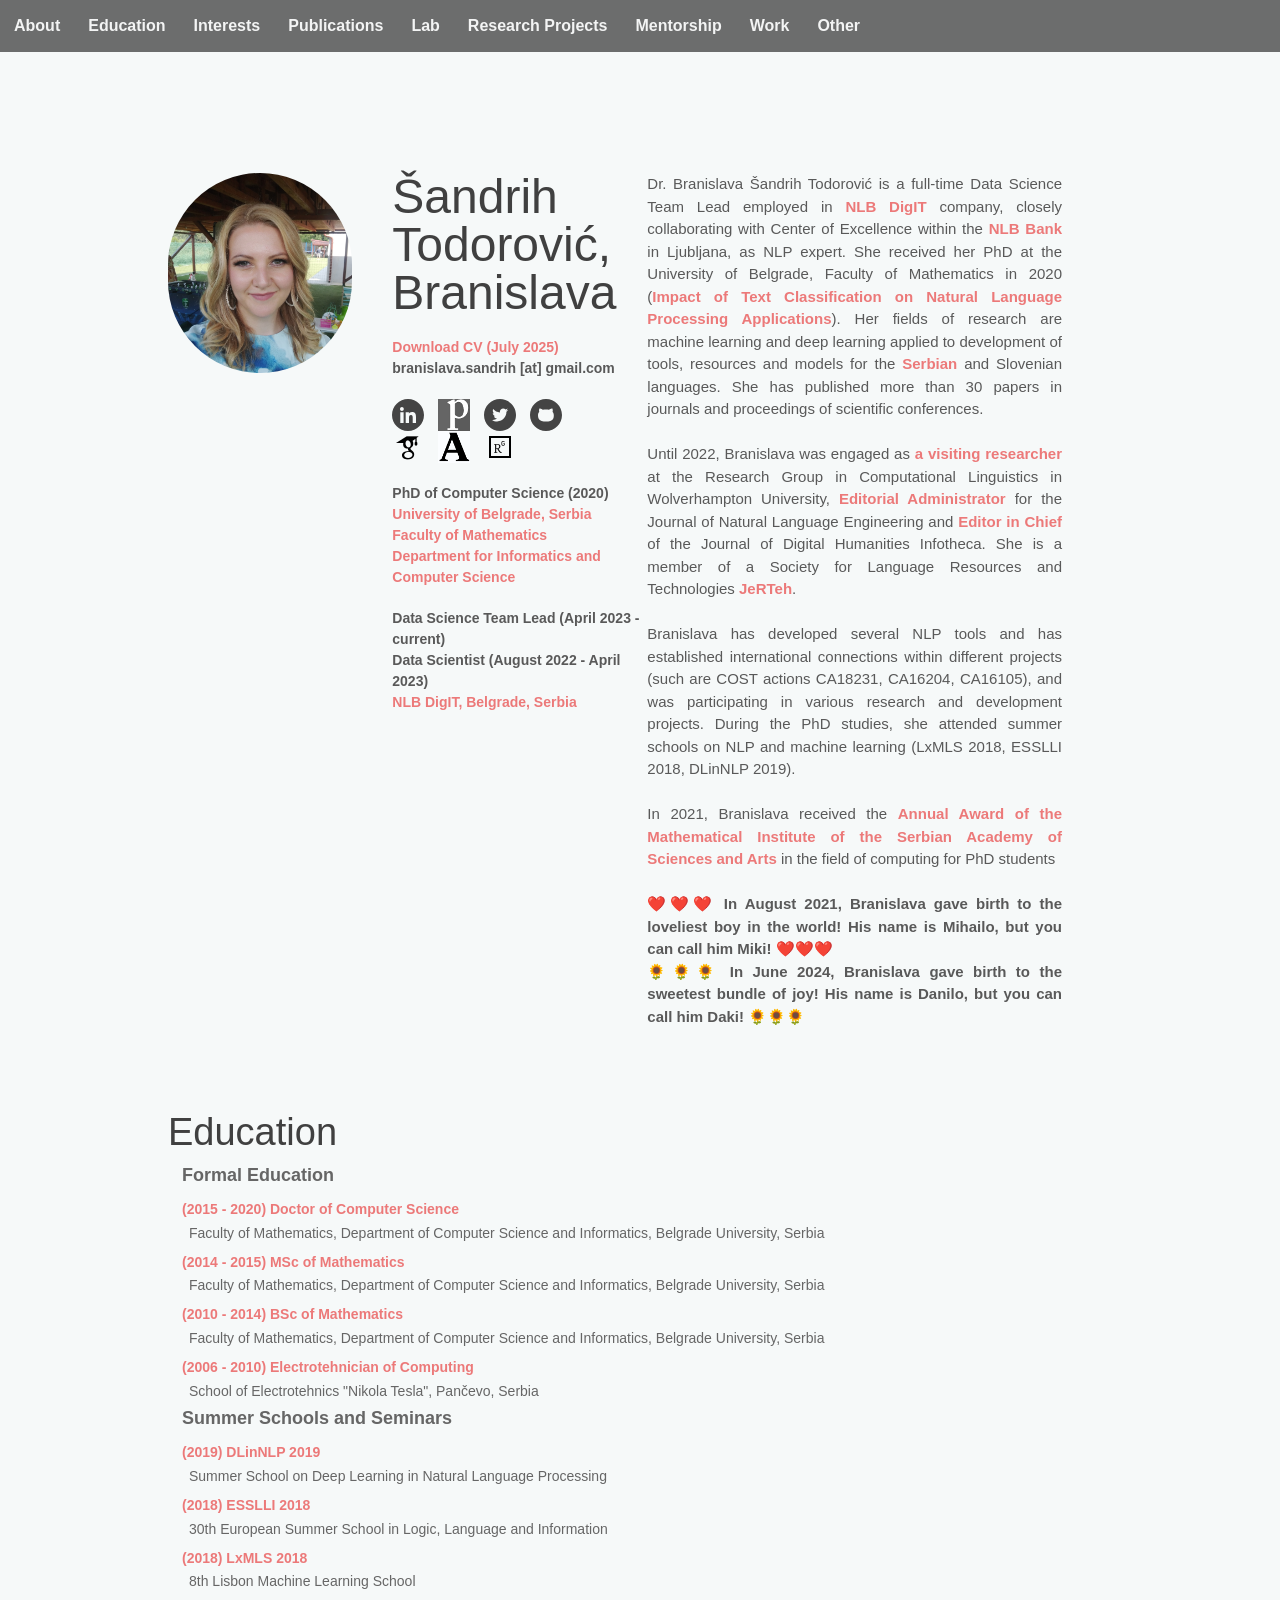
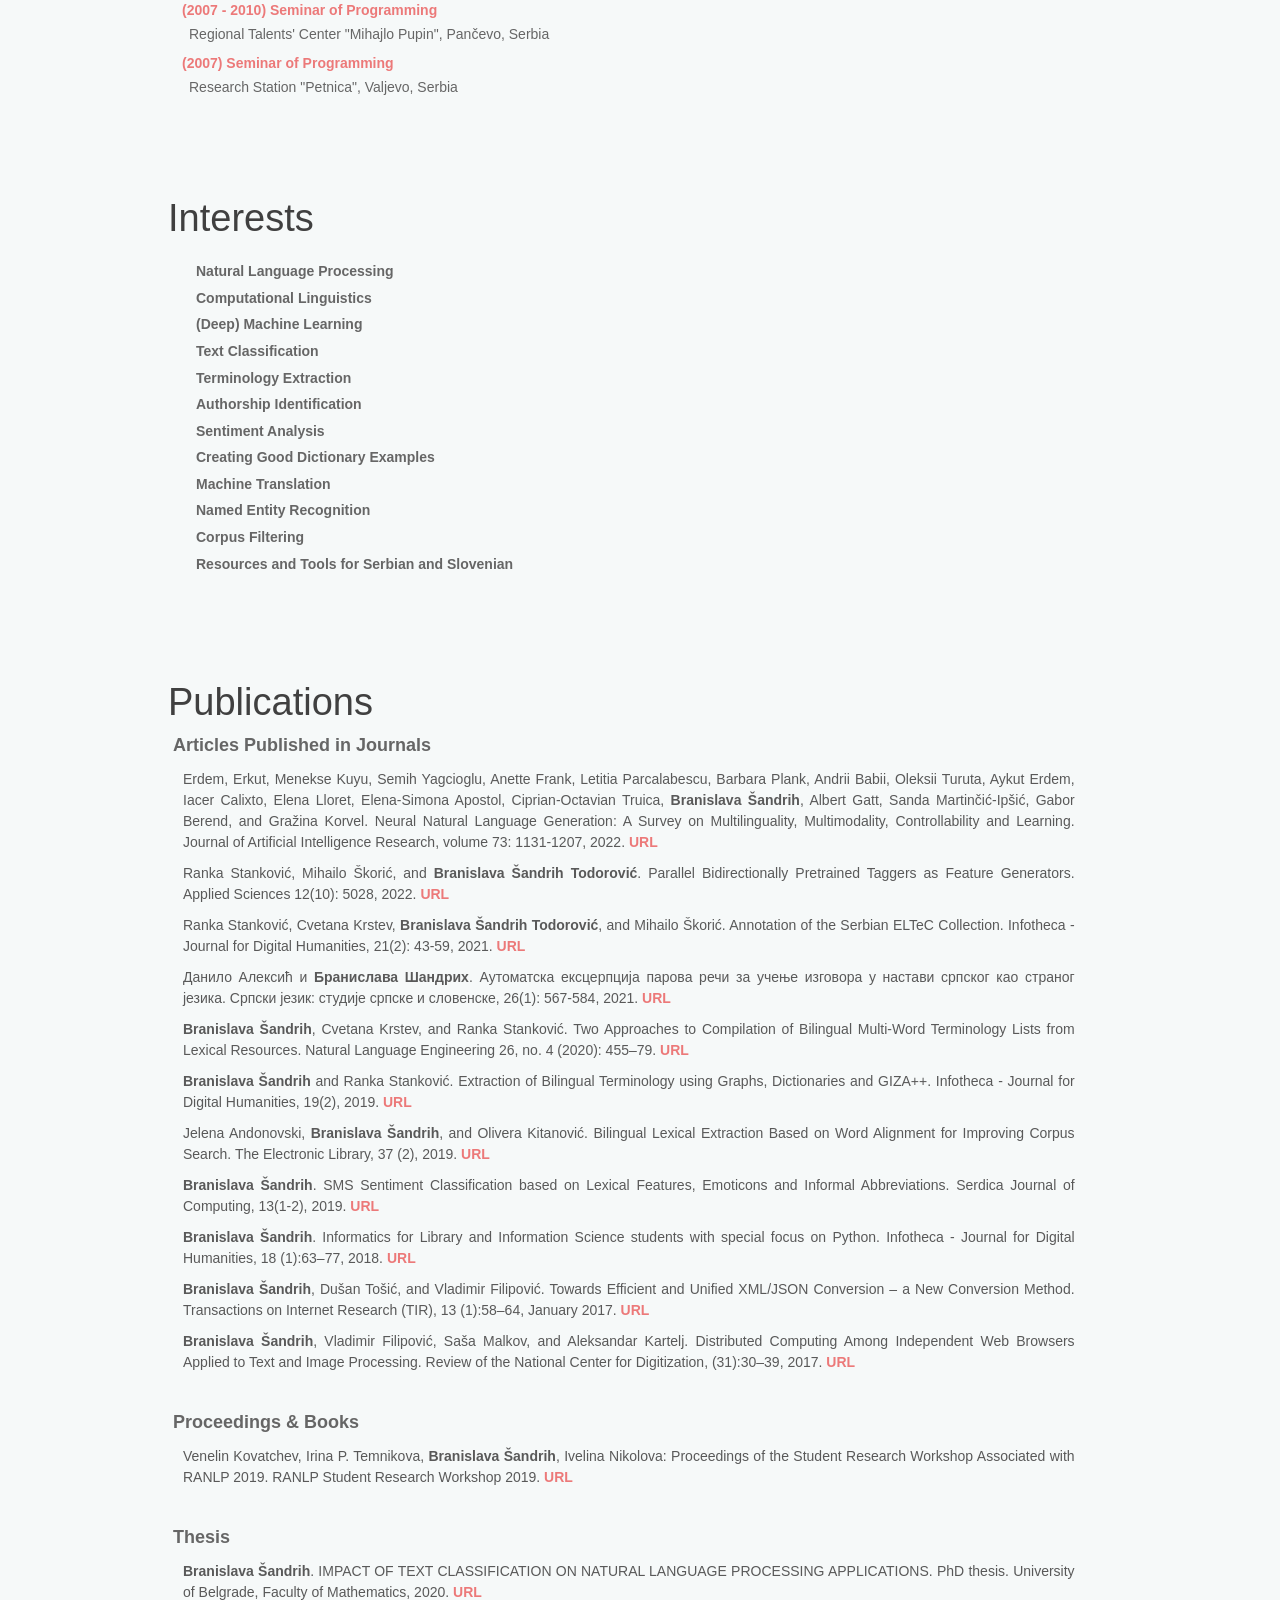
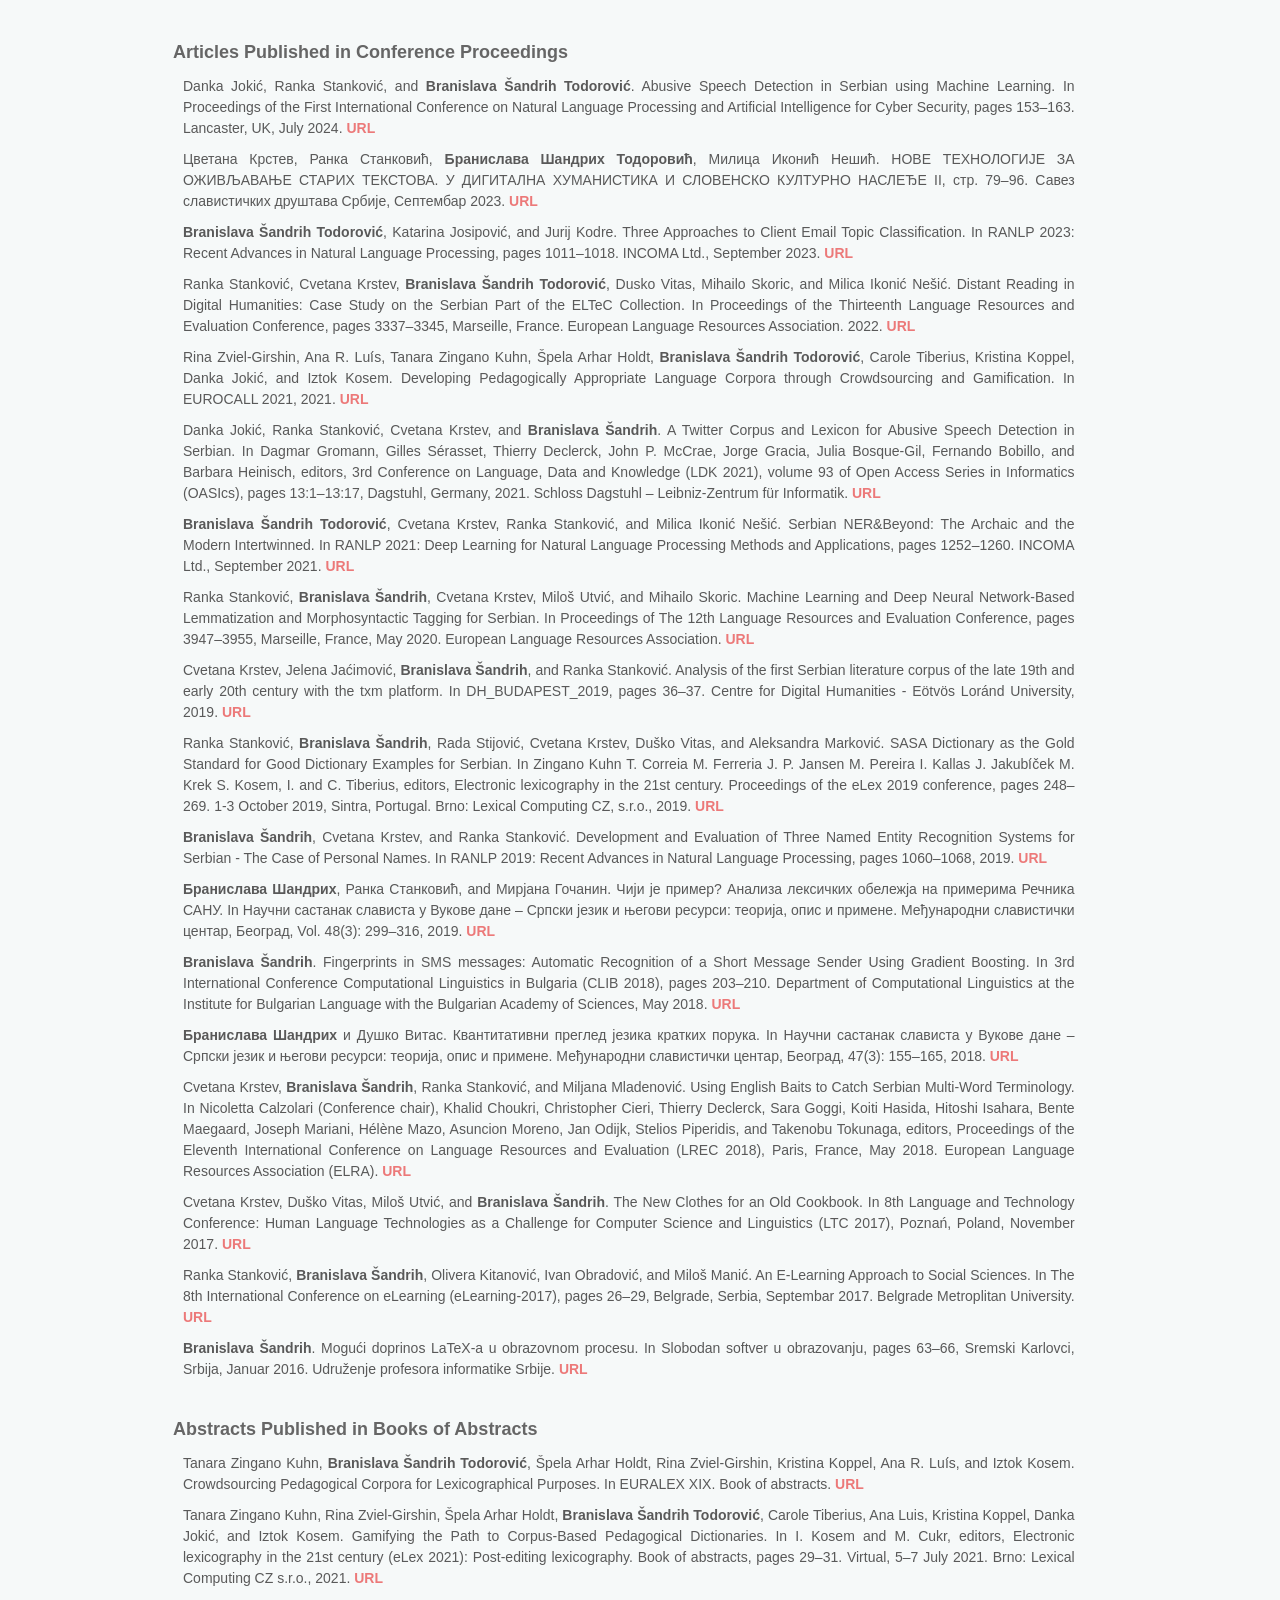
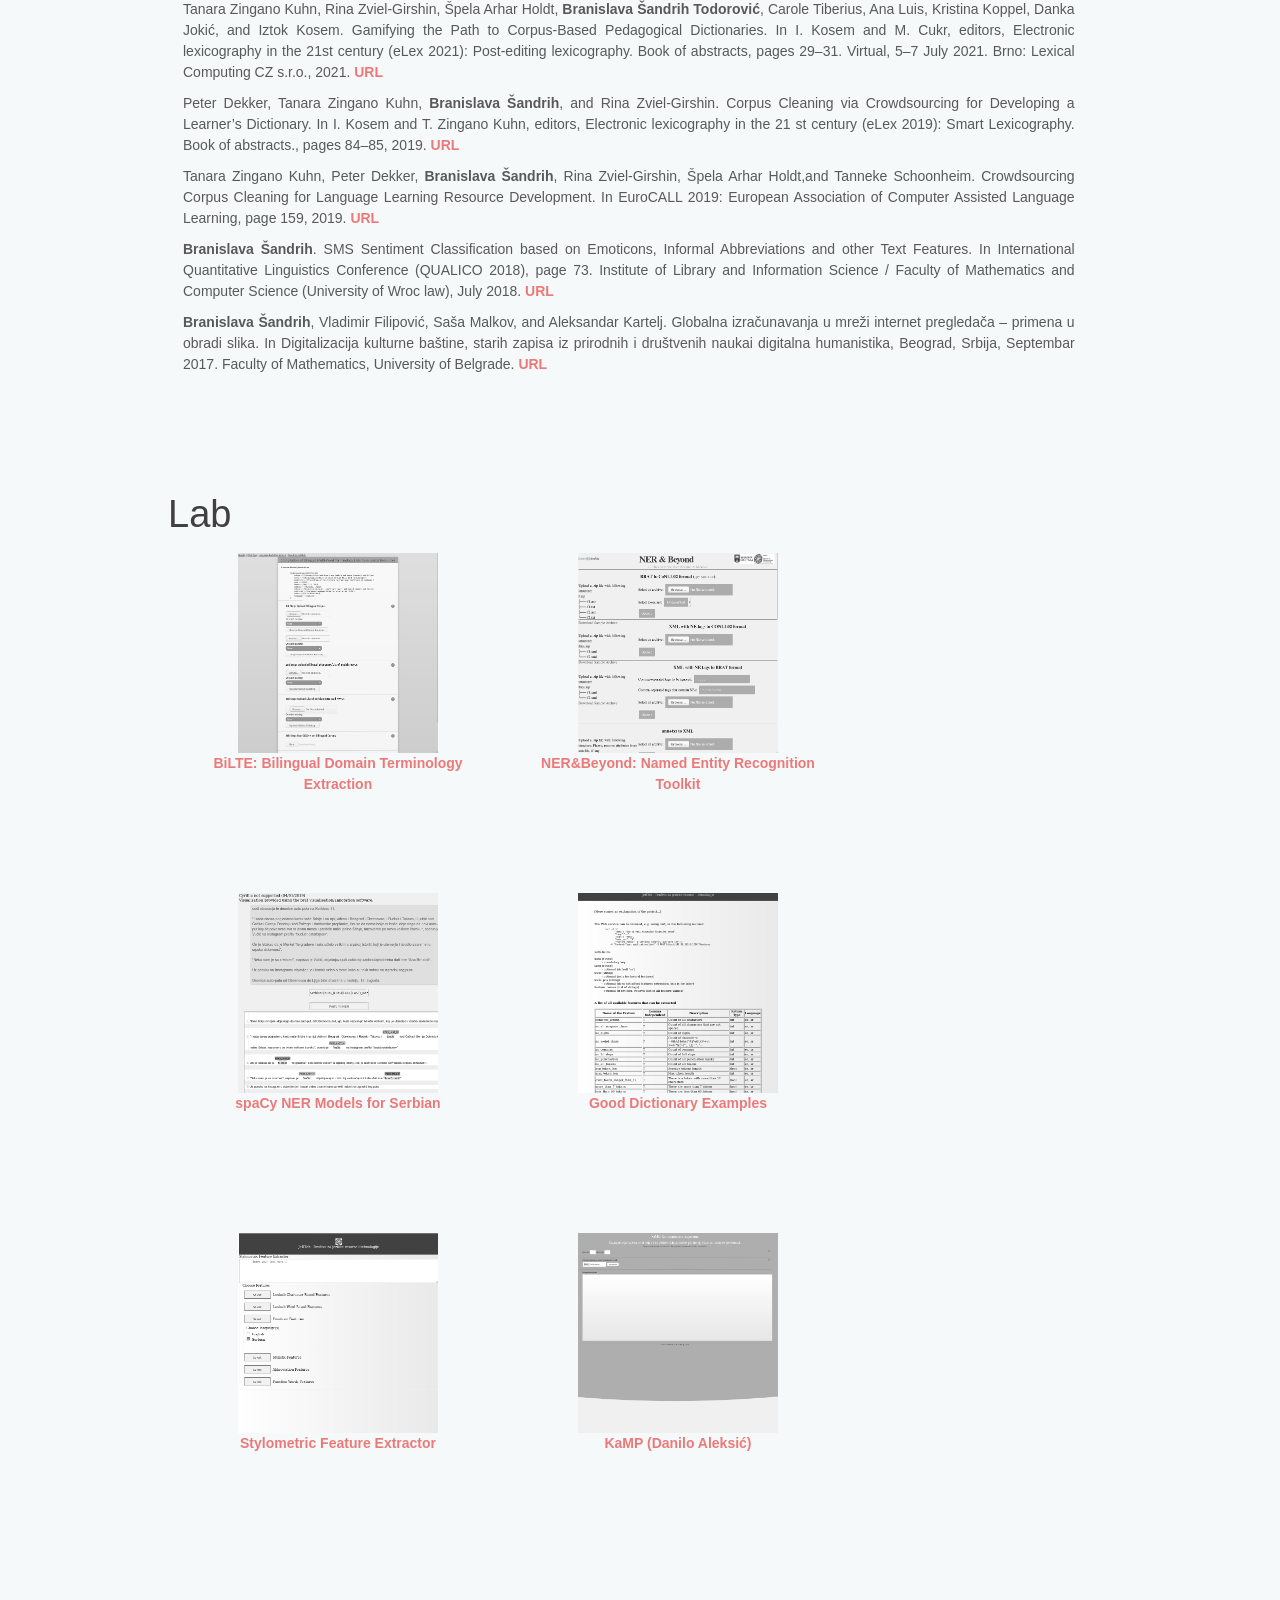
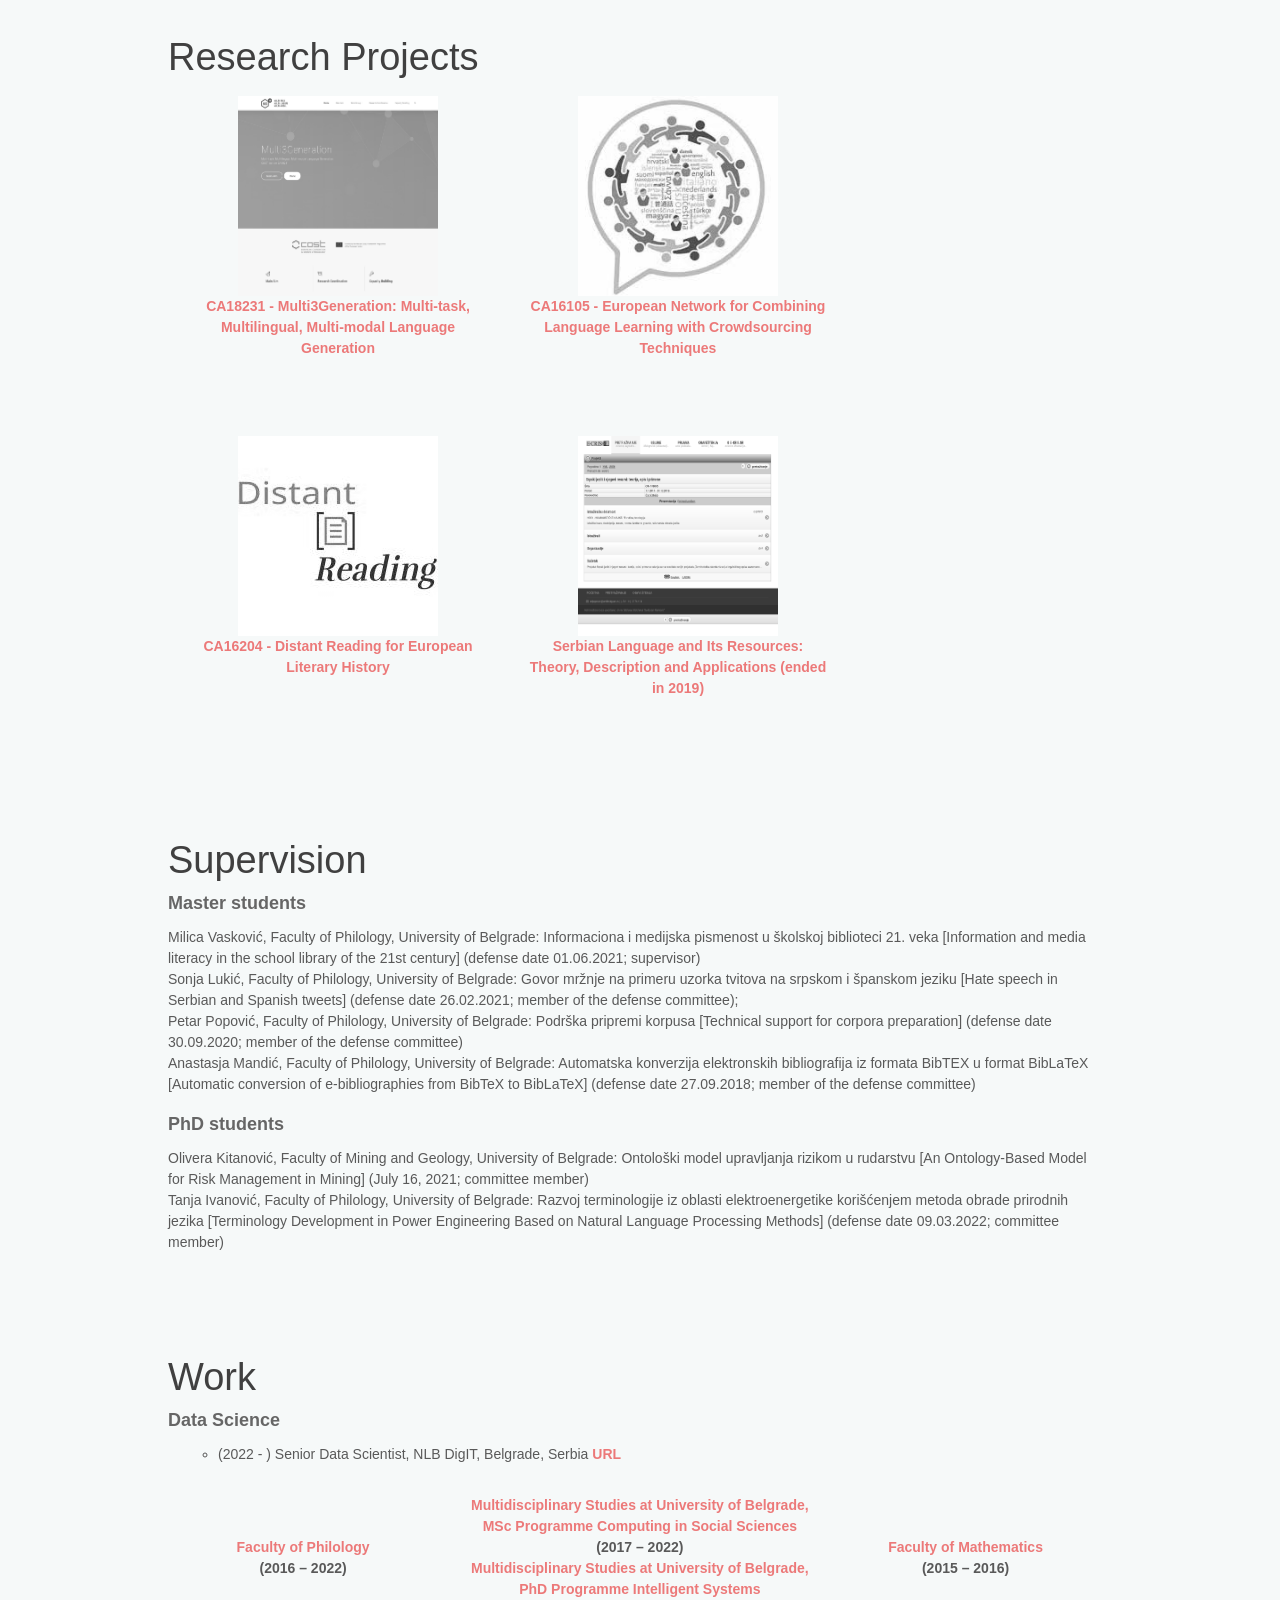
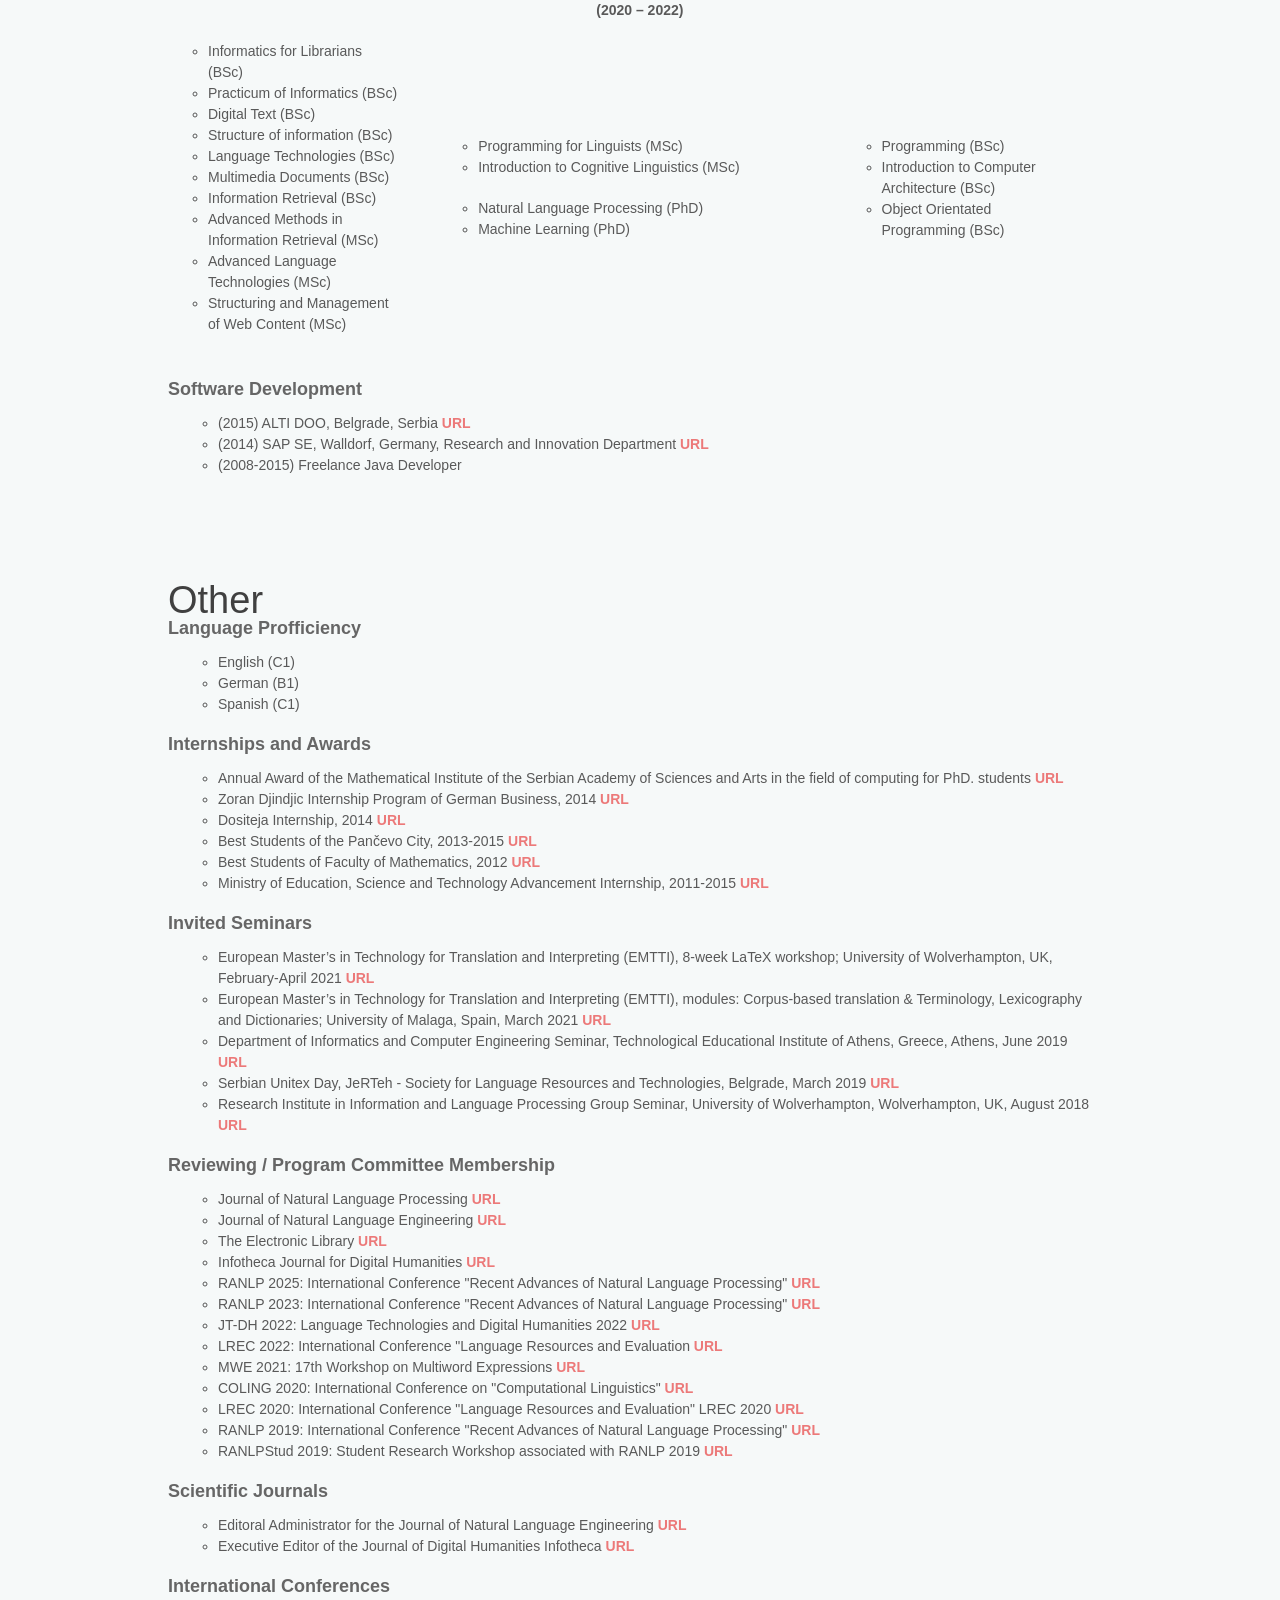
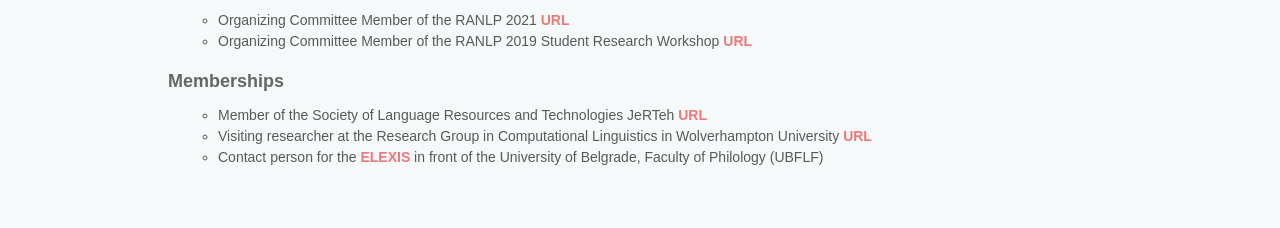
<file: index-old.html>
<!DOCTYPE html>
<html lang="en">
	<head>
		<meta charset="utf-8">

		<title>Branislava Šandrih Todorović</title>

		<meta name="viewport" content="width=device-width, initial-scale=1.0">

		<link rel="stylesheet" href="css/style.css">

		<!--[if lt IE 9]>
			<script src="http://html5shim.googlecode.com/svn/trunk/html5.js"></script>
		<![endif]-->
	</head>

	<body>
		
		<div id="menu">
            <a class="menu_links" href="#about">About</a>
            <a class="menu_links" href="#education">Education</a>
            <a class="menu_links" href="#interests">Interests</a>
            <a class="menu_links" href="#publications">Publications</a>
            <a class="menu_links" href="#lab">Lab</a>
            <a class="menu_links" href="#projects">Research Projects</a>
            <!--<a class="menu_links" href="#skills">Skills</a>-->
            <a class="menu_links" href="#mentorship">Mentorship</a>
            <a class="menu_links" href="#work">Work</a>
            <a class="menu_links" href="#other">Other</a>
        </div>

        <div class="panel">
        
        <div class="avatar">
			<img src="img/photo.jpg" alt="Small photo of myself">
		</div>
        
		<div class="content">
		
            <a name="about"></a>
			<h1 class="title">Šandrih Todorović, Branislava</h1>
			<p>
                <a href="Branislava_Sandrih_Todorovic_CV-jul2025.pdf" target="_blank">Download CV (July 2025)</a>
                <br>
                branislava.sandrih [at] gmail.com
			</p>
			
			<ul class="social-icons">
                <li><a class="linkedin" href="https://www.linkedin.com/in/branislavasandrih/" title="LinkedIn" target="_blank">LinkedIn</a></li>
                <li><a class="publons" href="https://publons.com/researcher/3092761/branislava-sandrih/" title="Publons" target="_blank">Publons</a></li>
				<li><a class="twitter" href="https://twitter.com/BSandrih" title="Twitter" target="_blank">Twitter</a></li>
                <li><a class="github" href="https://github.com/Branislava/" title="GitHub" target="_blank">GitHub</a></li>
                <br />
                <li><a class="googlescholar" href="https://scholar.google.com/citations?hl=en&view_op=list_works&gmla=AJsN-F4-q8C0z7G0a6cWSvZu2VjCMVFnJWEC2ucR4aki_8fVUd46OPNzdM_Xk-LyRfhitO-X8lqqGAw6CYHi-1p8lr7a8DiSlAgUvQuBNZOfS0m_Bu3SHGs&user=7DxZ1TgAAAAJ" title="GoogleScholar" target="_blank">GoogleScholar</a></li>
                <li><a class="academia" href="https://fvm.academia.edu/Branislava%C5%A0andrih" title="Academia" target="_blank">Academia</a></li>
                <li><a class="researchgate" href="https://www.researchgate.net/profile/Branislava_Sandrih" title="ResearchGate" target="_blank">ResearchGate</a></li>
			</ul>

			<p>
				PhD of Computer Science (2020)
				<br>
				<a href="http://bg.ac.rs/en/" target="_blank">University of Belgrade, Serbia</a>
				<br>
				<a href="http://www.matf.bg.ac.rs/eng/" target="_blank">Faculty of Mathematics</a>
				<br>
				<a href="http://www.racunarstvo.matf.bg.ac.rs/?content=okatedri" target="_blank">Department for Informatics and Computer Science</a>
			</p>
			
			
			<p>
				Data Science Team Lead (April 2023 - current)
				<br />
				Data Scientist (August 2022 - April 2023)
				<br />
				<a href="https://www.nlbdigit.rs/" target="_blank">NLB DigIT, Belgrade, Serbia</a>

			</p>
			
			

		</div>
		
		<div class="bio">
                        Dr. Branislava Šandrih Todorović is a full-time Data Science Team Lead employed in <a href="https://www.nlbdigit.rs/">NLB DigIT</a> company, closely collaborating with Center of Excellence within the <a href="https://www.nlb.si/">NLB Bank</a> in Ljubljana, as NLP expert.
			She received her PhD at the University of Belgrade, Faculty of Mathematics in 2020 (<a href="https://www.academia.edu/43961177/IMPACT_OF_TEXT_CLASSIFICATION_ON_NATURAL_LANGUAGE_PROCESSING_APPLICATIONS" target="_blank">Impact of Text Classification on Natural Language Processing Applications</a>). Her fields of research are machine
            learning and deep learning applied to development of tools, resources and models for the <a href="http://portal.jerteh.rs" target="_blank">Serbian </a> and Slovenian languages. She has published more than 30 papers in journals and proceedings of scientific conferences. 
            <br />
            <br />
            Until 2022, Branislava was engaged as <a href="http://rgcl.wlv.ac.uk/people/" target="_blank">a visiting researcher</a> at the Research Group in Computational Linguistics in Wolverhampton University, <a href="https://www.cambridge.org/core/journals/natural-language-engineering/information/editorial-board" target="_blank">Editorial Administrator</a> for the Journal of Natural Language Engineering and <a href="http://infoteka.bg.ac.rs/index.php/en/r-d-ci" target="_blank">Editor in Chief</a> of the Journal of Digital Humanities Infotheca. She is a member of a Society for Language Resources and Technologies <a href="http://jerteh.rs?lang=en" target="_blank">JeRTeh</a>. 
            <br />
            <br />
            Branislava has developed several NLP tools and has established international connections within different projects (such are COST actions CA18231, CA16204, CA16105), and was participating in various research and development projects. During the PhD studies, she attended summer schools on NLP and machine learning (LxMLS 2018, ESSLLI 2018, DLinNLP 2019).
            <br />
            <br />
            In 2021, Branislava received the <a href="http://www.mi.sanu.ac.rs/novi_sajt/aboutus/student.php" target="_blank">Annual Award of the Mathematical Institute of the Serbian Academy of Sciences and Arts</a> in the field of computing for PhD students </li>
            <br />
            <br />
            <span class="em"> ❤️❤️❤️ In August 2021, Branislava gave birth to the loveliest boy in the world! His name is Mihailo, but you can call him Miki! ❤️❤️❤️ </span> </li>
            <br />
	    <span class="em"> 🌻🌻🌻 In June 2024, Branislava gave birth to the sweetest bundle of joy! His name is Danilo, but you can call him Daki! 🌻🌻🌻</span> </li>
        </div>
        
        </div>
        
        <div class="panel">
            <h2 class="small_title">Education</h2>
            <a name="education"></a>
            <dl class="education">
            
                <h4 class="tiny_title distance-bottom distance-top">Formal Education</h4>
            
                <dt>(2015 - 2020) <a href="http://www.math.rs/eng/m/100/doktor-phd---informatics/" target="_blank">Doctor of Computer Science</a></dt>
                <dd>Faculty of Mathematics, Department of Computer Science and Informatics, Belgrade University, Serbia</dd>

                <dt>(2014 - 2015) <a href="http://www.math.rs/eng/cp/38/master-studies---mathematics-p--module-computer-science-and-informatics--p-/" target="_blank">MSc of Mathematics</a></dt>
                <dd>Faculty of Mathematics, Department of Computer Science and Informatics, Belgrade University, Serbia</dd>
                
                <dt>(2010 - 2014) <a href="http://www.matf.bg.ac.rs/eng/cp/28/bachelor-studies---mathematics--p-module-computer-science-and-informatics--p-/" target="_blank">BSc of Mathematics</a></dt>
                <dd>Faculty of Mathematics, Department of Computer Science and Informatics, Belgrade University, Serbia</dd>
                
                <dt>(2006 - 2010) <a href="https://teslinkorakdalje.wordpress.com/2016/12/03/uzivam-u-radu-sa-pametnim-mladim-ljudima-koji-su-vredni-motivisani-puni-dobre-volje-dobrih-ideja-ali-i-dobrog-smisla-za-humor-branislava-sandrih/" target="_blank">Electrotehnician of Computing</a></dt>
                <dd>School of Electrotehnics "Nikola Tesla", Pančevo, Serbia</dd>
                
                <h4 class="tiny_title distance-bottom">Summer Schools and Seminars</h4>
            
                <dt>(2019) <a href="https://dlinnlp.github.io/" target="_blank">DLinNLP 2019</a></dt>
                <dd>Summer School on Deep Learning in Natural Language Processing</dd>
                
                <dt>(2018) <a href="http://esslli2018.folli.info/" target="_blank">ESSLLI 2018</a></dt>
                <dd>30th European Summer School in Logic, Language and Information</dd>
                
                <dt>(2018) <a href="http://lxmls.it.pt/2018/" target="_blank">LxMLS 2018</a></dt>
                <dd>8th Lisbon Machine Learning School</dd>
                
                <dt>(2007 - 2010) <a href="https://www.rctpupin.edu.rs/" target="_blank">Seminar of Programming</a></dt>
                <dd>Regional Talents' Center "Mihajlo Pupin", Pančevo, Serbia</dd>
                
                <dt>(2007) <a href="http://petnica.rs/" target="_blank">Seminar of Programming</a></dt>
                <dd>Research Station "Petnica", Valjevo, Serbia</dd>
            </dl>
        </div>
        
        <div class="panel">
            <h2 class="small_title">Interests</h2>
            <a name="interests"></a>
            <ul class="interests">
                <li>Natural Language Processing</li>
                <li>Computational Linguistics</li>
                <li>(Deep) Machine Learning</li>
                <li>Text Classification</li>
                <li>Terminology Extraction</li>
                <li>Authorship Identification</li>
                <li>Sentiment Analysis</li>
                <li>Creating Good Dictionary Examples</li>
                <li>Machine Translation</li>
                <li>Named Entity Recognition</li>
                <li>Corpus Filtering</li>
                <li>Resources and Tools for Serbian and Slovenian</li>
            </ul>
        </div>
        
        <div class="panel">
            <h2 class="small_title">Publications</h2>
            <a name="publications"></a>
            
            <!------------------ JOURNAL ARTICLES ------------->
            <div class="publications_block">
                <h3 class="tiny_title distance-bottom">Articles Published in Journals</h3>
                
                <div class="publication">
                Erdem, Erkut, Menekse Kuyu, Semih Yagcioglu, Anette Frank, Letitia Parcalabescu, Barbara Plank, Andrii Babii, Oleksii Turuta, Aykut Erdem, Iacer Calixto, Elena Lloret, Elena-Simona Apostol, Ciprian-Octavian Truica, <span class="em">Branislava Šandrih</span>, Albert Gatt, Sanda Martinčić-Ipšić, Gabor Berend, and Gražina Korvel. Neural Natural Language Generation: A Survey on Multilinguality, Multimodality, Controllability and Learning. Journal of Artificial Intelligence Research, volume 73: 1131-1207, 2022. <a href="https://jair.org/index.php/jair/article/view/12918" target="_blank">URL</a>
                </div>

				<div class="publication">
                Ranka Stanković, Mihailo Škorić, and <span class="em">Branislava Šandrih Todorović</span>. Parallel Bidirectionally Pretrained Taggers as Feature Generators. Applied Sciences 12(10): 5028, 2022. <a href="https://doi.org/10.3390/app12105028" target="_blank">URL</a>
                </div>
				
				<div class="publication">
                Ranka Stanković, Cvetana Krstev, <span class="em">Branislava Šandrih Todorović</span>, and Mihailo Škorić. Annotation of the Serbian ELTeC Collection. Infotheca - Journal for Digital Humanities, 21(2): 43-59, 2021. <a href="https://doi.org/10.18485/infotheca.2021.21.2.3" target="_blank">URL</a>
                </div>
                
                <div class="publication">
                Данило Алексић и <span class="em">Бранислава Шандрих</span>. Аутоматска ексцерпција парова речи за учење изговора у настави српског као страног језика. Српски језик: студије српске и словенске, 26(1): 567-584, 2021. <a href="https://doi.org/10.18485/sj.2021.26.1.32" target="_blank">URL</a>
                </div>
                
                <div class="publication">
                <span class="em">Branislava Šandrih</span>, Cvetana Krstev, and Ranka Stanković. Two Approaches to Compilation of Bilingual Multi-Word Terminology Lists from Lexical Resources. Natural Language Engineering 26, no. 4 (2020): 455–79. <a href="https://www.doi.org/10.1017/S1351324919000615" target="_blank">URL</a>
                </div>
                
                <div class="publication">
                <span class="em">Branislava Šandrih</span> and Ranka Stanković. Extraction of Bilingual Terminology using Graphs, Dictionaries and GIZA++. Infotheca - Journal for Digital Humanities, 19(2), 2019. <a href="https://infoteka.bg.ac.rs/ojs/index.php/Infoteka/article/view/2019.19.2.6_en" target="_blank">URL</a>
                </div>

                <div class="publication">
                Jelena Andonovski, <span class="em">Branislava Šandrih</span>, and Olivera Kitanović. Bilingual Lexical Extraction Based on Word Alignment for Improving Corpus Search. The Electronic Library, 37 (2), 2019. <a href="https://www.doi.org/10.1108/EL-03-2019-0056" target="_blank">URL</a>
                </div>

                <div class="publication">
                <span class="em">Branislava Šandrih</span>. SMS Sentiment Classification based on Lexical Features, Emoticons and Informal Abbreviations. Serdica Journal of Computing, 13(1-2), 2019. <a href="http://serdica-comp.math.bas.bg/index.php/serdicajcomputing/article/view/341" target="_blank">URL</a>
                </div>

                <div class="publication">
                <span class="em">Branislava Šandrih</span>. Informatics for Library and Information Science students with special focus on Python. Infotheca - Journal for Digital Humanities, 18 (1):63–77, 2018. <a href="http://infoteka.bg.ac.rs/pdf/Srp/2018/infoteka-2018-18-1-4.pdf" target="_blank">URL</a>
                </div>

                <div class="publication">
                <span class="em">Branislava Šandrih</span>, Dušan Tošić, and Vladimir Filipović. Towards Efficient and Unified XML/JSON Conversion – a New Conversion Method. Transactions on Internet Research (TIR), 13 (1):58–64, January 2017. <a href="http://ipsitransactions.org/journals/papers/tir/2017jan/fullPaper.pdf" target="_blank">URL</a>
                </div>

                <div class="publication">
                <span class="em">Branislava Šandrih</span>, Vladimir Filipović, Saša Malkov, and Aleksandar Kartelj. Distributed Computing Among Independent Web Browsers Applied to Text and Image Processing. Review of the National Center for Digitization, (31):30–39, 2017. <a href="http://www.ncd.matf.bg.ac.rs/issues/31/NCD31030.pdf" target="_blank">URL</a>
                </div>

            </div>
            
             <!------------------ BOOKS ------------->
            <div class="publications_block">
                <h3 class="tiny_title distance-bottom">Proceedings &amp; Books</h3>

                <div class="publication">
                Venelin Kovatchev, Irina P. Temnikova, <span class="em">Branislava Šandrih</span>, Ivelina Nikolova: Proceedings of the Student Research Workshop Associated with RANLP 2019. RANLP Student Research Workshop 2019. <a href="https://dblp.org/db/conf/ranlp/ranlp2019s.html" target="_blank">URL</a>
                </div>

            </div>
            
            <!------------------ THESIS ------------->
            <div class="publications_block">
                <h3 class="tiny_title distance-bottom">Thesis</h3>
                
                <div class="publication">
                <span class="em">Branislava Šandrih</span>. IMPACT OF TEXT CLASSIFICATION ON NATURAL LANGUAGE PROCESSING APPLICATIONS. PhD thesis. University of Belgrade, Faculty of Mathematics, 2020. <a href="https://www.academia.edu/43961177/IMPACT_OF_TEXT_CLASSIFICATION_ON_NATURAL_LANGUAGE_PROCESSING_APPLICATIONS" target="_blank">URL</a>
                </div>

            </div>

            <!------------------ CONFERENCE ARTICLES ------------->
            <div class="publications_block">
                <h3 class="tiny_title distance-bottom">Articles Published in Conference Proceedings</h3>

		<div class="publication">
                Danka Jokić, Ranka Stanković, and <span class="em">Branislava Šandrih Todorović</span>. Abusive Speech Detection in Serbian using Machine Learning. In Proceedings of the First International Conference on Natural Language Processing and Artificial Intelligence for Cyber Security, pages 153–163. Lancaster, UK, July 2024. <a href="https://aclanthology.org/2024.nlpaics-1.18/" target="_blank">URL</a>
                </div>
		    
		<div class="publication">
                Цветана Крстев, Ранка Станковић, <span class="em">Бранислава Шандрих Тодоровић</span>, Милица Иконић Нешић. НОВЕ ТЕХНОЛОГИЈЕ ЗА ОЖИВЉАВАЊЕ СТАРИХ ТЕКСТОВА. У ДИГИТАЛНА ХУМАНИСТИКА И СЛОВЕНСКО КУЛТУРНО НАСЛЕЂЕ II, стр. 79–96. Савез славистичких друштава Србије, Септембар 2023. <a href="https://ssds.org.rs/wp-content/uploads/2023/11/Zbornik-radova-DHSKN-2023.pdf" target="_blank">URL</a>
                </div>
		    
		<div class="publication">
                <span class="em">Branislava Šandrih Todorović</span>, Katarina Josipović, and Jurij Kodre. Three Approaches to Client Email Topic Classification. In RANLP 2023: Recent Advances in Natural Language Processing, pages 1011–1018. INCOMA Ltd., September 2023. <a href="https://doi.org/10.26615/978-954-452-092-2_109" target="_blank">URL</a>
                </div>
				
		<div class="publication">
		Ranka Stanković, Cvetana Krstev, <span class="em">Branislava Šandrih Todorović</span>, Dusko Vitas, Mihailo Skoric, and Milica Ikonić Nešić. Distant Reading in Digital Humanities: Case Study on the Serbian Part of the ELTeC Collection. In Proceedings of the Thirteenth Language Resources and Evaluation Conference, pages 3337–3345, Marseille, France. European Language Resources Association. 2022. <a href="https://aclanthology.org/2022.lrec-1.356.pdf" target="_blank">URL</a>
		</div>
                
                <div class="publication">
                Rina Zviel-Girshin, Ana R. Luı́s, Tanara Zingano Kuhn, Špela Arhar Holdt, <span class="em">Branislava Šandrih Todorović</span>, Carole Tiberius, Kristina Koppel, Danka Jokić, and Iztok Kosem. Developing Pedagogically Appropriate Language Corpora through Crowdsourcing and Gamification. In EUROCALL 2021, 2021. <a href="https://doi.org/10.14705/rpnet.2021.54.1352" target="_blank">URL</a>
                </div>
                
                <div class="publication">
                Danka Jokić, Ranka Stanković, Cvetana Krstev, and <span class="em">Branislava Šandrih</span>. A Twitter Corpus and Lexicon for Abusive Speech Detection in Serbian. In Dagmar Gromann, Gilles Sérasset, Thierry Declerck, John P. McCrae, Jorge Gracia, Julia Bosque-Gil, Fernando Bobillo, and Barbara Heinisch, editors, 3rd Conference on Language, Data and Knowledge (LDK 2021), volume 93 of Open Access Series in Informatics (OASIcs), pages 13:1–13:17, Dagstuhl, Germany, 2021. Schloss Dagstuhl – Leibniz-Zentrum für Informatik.  <a href="https://drops.dagstuhl.de/opus/volltexte/2021/14549" target="_blank">URL</a>
                </div>
                
                <div class="publication">
                <span class="em">Branislava Šandrih Todorović</span>, Cvetana Krstev, Ranka Stanković, and Milica Ikonić Nešić. Serbian NER&Beyond: The Archaic and the Modern Intertwinned. In RANLP 2021: Deep Learning for Natural Language Processing Methods and Applications, pages 1252–1260. INCOMA Ltd., September 2021. <a href="https://doi.org/10.26615/978-954-452-072-4_141" target="_blank">URL</a>
                </div>
                
                <div class="publication">
                Ranka Stanković, <span class="em">Branislava Šandrih</span>, Cvetana Krstev, Miloš Utvić, and Mihailo Skoric. Machine Learning
                and Deep Neural Network-Based Lemmatization and Morphosyntactic Tagging for Serbian. In Proceedings
                of The 12th Language Resources and Evaluation Conference, pages 3947–3955, Marseille, France, May 2020.
                European Language Resources Association. <a href="https://www.aclweb.org/anthology/2020.lrec-1.487" target="_blank">URL</a>
                </div>
                
                <div class="publication">
                Cvetana Krstev, Jelena Jaćimović, <span class="em">Branislava Šandrih</span>, and Ranka Stanković. Analysis of the first Serbian literature corpus of the late 19th and early 20th century with the txm platform. In DH_BUDAPEST_2019, pages 36–37. Centre for Digital Humanities - Eötvös Loránd University, 2019. <a href="http://elte-dh.hu/wp-content/uploads/2019/09/DH_BP_2019-Abstract-Booklet.pdf" target="_blank">URL</a>
                </div>

                <div class="publication">
                Ranka Stanković, <span class="em">Branislava Šandrih</span>, Rada Stijović, Cvetana Krstev, Duško Vitas, and Aleksandra Marković. SASA Dictionary as the Gold Standard for Good Dictionary Examples for Serbian. In Zingano Kuhn T. Correia M. Ferreria J. P. Jansen M. Pereira I. Kallas J. Jakubı́ček M. Krek S. Kosem, I. and C. Tiberius, editors, Electronic lexicography in the 21st century. Proceedings of the eLex 2019 conference, pages 248–269. 1-3 October 2019, Sintra, Portugal. Brno: Lexical Computing CZ, s.r.o., 2019. <a href="https://elex.link/elex2019/wp-content/uploads/2019/09/eLex_2019_14.pdf" target="_blank">URL</a>
                </div>
                
                <div class="publication">
                <span class="em">Branislava Šandrih</span>, Cvetana Krstev, and Ranka Stanković. Development and Evaluation of Three Named Entity Recognition Systems for Serbian - The Case of Personal Names. In RANLP 2019: Recent Advances in Natural Language Processing, pages 1060–1068, 2019. <a href="https://doi.org/10.26615/978-954-452-056-4_122" target="_blank">URL</a>
                </div>
                
                <div class="publication">
                <span class="em">Бранислава Шандрих</span>, Ранка Станковић, and Мирjана Гочанин. Чиjи jе пример? Анализа
                лексичких обележjа на примерима Речника САНУ. In Научни састанак слависта у Вукове дане – Српски jезик и његови ресурси: теориjа, опис и примене. Међународни славистички центар, Београд, Vol. 48(3): 299–316, 2019. <a href="https://doi.org/10.18485/msc.2019.48.3.ch13" target="_blank">URL</a>
                </div>

                <div class="publication">
                <span class="em">Branislava Šandrih</span>. Fingerprints in SMS messages: Automatic Recognition of a Short Message Sender Using Gradient Boosting. In 3rd International Conference Computational Linguistics in Bulgaria (CLIB 2018), pages 203–210. Department of Computational Linguistics at the Institute for Bulgarian Language with the Bulgarian Academy of Sciences, May 2018. <a href="http://dcl.bas.bg/clib/wp-content/uploads/2018/05/CLIB_2018_Proceedings_v1.pdf" target="_blank">URL</a>
                </div>
                
                <div class="publication">
                <span class="em">Бранислава Шандрих</span> и Душко Витас. Квантитативни преглед jезика кратких порука. In Научни састанак слависта у Вукове дане – Српски jезик и његови ресурси: теориjа, опис и примене. Међународни славистички центар, Београд, 47(3): 155–165, 2018. <a href="https://doi.org/10.18485/msc.2018.47.3.ch10" target="_blank">URL</a>
                </div>

                <div class="publication">
                Cvetana Krstev, <span class="em">Branislava Šandrih</span>, Ranka Stanković, and Miljana Mladenović. Using English Baits to Catch Serbian Multi-Word Terminology. In Nicoletta Calzolari (Conference chair), Khalid Choukri, Christopher Cieri, Thierry Declerck, Sara Goggi, Koiti Hasida, Hitoshi Isahara, Bente Maegaard, Joseph Mariani, Hélène Mazo, Asuncion Moreno, Jan Odijk, Stelios Piperidis, and Takenobu Tokunaga, editors, Proceedings of the Eleventh International Conference on Language Resources and Evaluation (LREC 2018), Paris, France, May 2018. European Language Resources Association (ELRA). <a href="http://www.lrec-conf.org/proceedings/lrec2018/pdf/384.pdf" target="_blank">URL</a>
                </div>

                <div class="publication">
                Cvetana Krstev, Duško Vitas, Miloš Utvić, and <span class="em">Branislava Šandrih</span>. The New Clothes for an
                Old Cookbook. In 8th Language and Technology Conference: Human Language Technologies as a
                Challenge for Computer Science and Linguistics (LTC 2017), Poznań, Poland, November 2017. <a href="http://ltc.amu.edu.pl/book/papers/IRIE2-3.pdf" target="_blank">URL</a>
                </div>

                <div class="publication">
                Ranka Stanković, <span class="em">Branislava Šandrih</span>, Olivera Kitanović, Ivan Obradović, and Miloš Manić. An
                E-Learning Approach to Social Sciences. In The 8th International Conference on eLearning
                (eLearning-2017), pages 26–29, Belgrade, Serbia, Septembar 2017. Belgrade Metroplitan
                University. <a href="http://econference.metropolitan.ac.rs/files/Elearning-2017-final.pdf" target="_blank">URL</a>
                </div>
                
                <div class="publication">
                <span class="em">Branislava Šandrih</span>. Mogući doprinos LaTeX-a u obrazovnom procesu. In Slobodan softver u obrazovanju, pages 63–66, Sremski Karlovci, Srbija, Januar 2016. Udruženje profesora informatike Srbije. <a href="https://www.slideshare.net/pdisrbije/slobodan-softver-2016-zbornik-radova-30012016" target="_blank">URL</a>
                </div>

            </div>

            <!------------------ ABSTRACTS ------------->
            <div class="publications_block">
                <h3 class="tiny_title distance-bottom">Abstracts Published in Books of Abstracts</h3>
                
                <div class="publication">
                Tanara Zingano Kuhn, <span class="em">Branislava Šandrih Todorović</span>, Špela Arhar Holdt, Rina Zviel-Girshin, Kristina Koppel, Ana R. Luı́s, and Iztok Kosem. Crowdsourcing Pedagogical Corpora for Lexicographical Purposes. In EURALEX XIX. Book of abstracts.  <a href="https://novaresearch.unl.pt/files/33553735/EURALEX2020_BookOfAbstracts_Preview.pdf" target="_blank">URL</a>
                </div>
                
                <div class="publication">
                Tanara Zingano Kuhn, Rina Zviel-Girshin, Špela Arhar Holdt, <span class="em">Branislava Šandrih Todorović</span>, Carole Tiberius, Ana Luis, Kristina Koppel, Danka Jokić, and Iztok Kosem. Gamifying the Path to Corpus-Based Pedagogical Dictionaries. In I. Kosem and M. Cukr, editors, Electronic lexicography in the 21st century (eLex 2021): Post-editing lexicography. Book of abstracts, pages 29–31. Virtual, 5–7 July 2021. Brno: Lexical Computing CZ s.r.o., 2021. <a href="https://elex.link/elex2021/book-of-abstracts" target="_blank">URL</a>
                </div>
                
                <div class="publication">
                Tanara Zingano Kuhn, Rina Zviel-Girshin, Špela Arhar Holdt, <span class="em">Branislava Šandrih Todorović</span>, Carole Tiberius, Ana Luis, Kristina Koppel, Danka Jokić, and Iztok Kosem. Gamifying the Path to Corpus-Based Pedagogical Dictionaries. In I. Kosem and M. Cukr, editors, Electronic lexicography in the 21st century (eLex 2021): Post-editing lexicography. Book of abstracts, pages 29–31. Virtual, 5–7 July 2021. Brno: Lexical Computing CZ s.r.o., 2021. <a href="https://elex.link/elex2021/book-of-abstracts/" target="_blank">URL</a>
                </div>

                <div class="publication">
                Peter Dekker, Tanara Zingano Kuhn, <span class="em">Branislava Šandrih</span>, and Rina Zviel-Girshin. Corpus Cleaning via Crowdsourcing for Developing a Learner’s Dictionary. In I. Kosem and T. Zingano Kuhn, editors, Electronic lexicography in the 21 st century (eLex 2019): Smart Lexicography. Book of abstracts., pages 84–85, 2019. <a href="https://elex.link/elex2019/wp-content/uploads/2019/10/eLex_2019-Book_of_abstracts.pdf" target="_blank">URL</a>
                </div>

                <div class="publication">
                Tanara Zingano Kuhn, Peter Dekker, <span class="em">Branislava Šandrih</span>, Rina Zviel-Girshin, Špela Arhar Holdt,and Tanneke Schoonheim. Crowdsourcing Corpus Cleaning for Language Learning Resource Development. In EuroCALL 2019: European Association of Computer Assisted Language Learning, page 159, 2019. <a href="https://sites.uclouvain.be/eurocall2019/wp-content/uploads/2019/08/EUROCALL-2019-Book-of-abstracts.pdf" target="_blank">URL</a>
                </div>

                <div class="publication">
                <span class="em">Branislava Šandrih</span>. SMS Sentiment Classification based on Emoticons, Informal Abbreviations and other Text Features. In International Quantitative Linguistics Conference (QUALICO 2018), page 73. Institute of Library and Information Science / Faculty of Mathematics and Computer Science (University of Wroc law), July 2018. <a href="https://qualico2018.uni.wroc.pl/wp-content/uploads/2018/09/QUALICO-2018_Book-of-abstracts.pdf" target="_blank">URL</a>
                </div>

                <div class="publication">
                <span class="em">Branislava Šandrih</span>, Vladimir Filipović, Saša Malkov, and Aleksandar Kartelj. Globalna izračunavanja u mreži internet pregledača – primena u obradi slika. In Digitalizacija kulturne baštine, starih zapisa iz prirodnih i društvenih naukai digitalna humanistika, Beograd, Srbija, Septembar 2017. Faculty of Mathematics, University of Belgrade.  <a href="http://www.ncd.matf.bg.ac.rs/conferences/ncd2017/NCD2017_Book_of_Abstracts.pdf" target="_blank">URL</a>
                </div>

            </div>

        </div>
        
        <div class="panel">
            <h2 class="small_title">Lab</h2>
            <a name="lab"></a>
            <div class="project_container">
                <a href="http://bilte.jerteh.rs/" target="_blank"><img class="project_thumb" src="img/bilte.png"/>BiLTE: Bilingual Domain Terminology Extraction</a>
            </div>
            <div class="project_container">
                <a href="http://nerbeyond.jerteh.rs/" target="_blank"><img class="project_thumb" src="img/nerbeyond.png"/>NER&amp;Beyond: Named Entity Recognition Toolkit</a>
            </div>
            <div class="project_container">
                <a href="http://ner.jerteh.rs/" target="_blank"><img class="project_thumb" src="img/ner.png"/>spaCy NER Models for Serbian</a>
            </div>
            <div class="project_container">
                <a href="http://gdex.jerteh.rs/" target="_blank"><img class="project_thumb" src="img/gdex.png"/>Good Dictionary Examples</a>
            </div>
            <div class="project_container">
                <a href="http://features.jerteh.rs/" target="_blank"><img class="project_thumb" src="img/stylo.png"/>Stylometric Feature Extractor</a>
            </div>
            <div class="project_container">
                <a href="http://kamp.jerteh.rs/" target="_blank"><img class="project_thumb" src="img/kamp.png"/>KaMP (Danilo Aleksić) </a>
            </div>
        </div>
        
        <div class="panel">
            <h2 class="small_title">Research Projects</h2>
            <a name="projects"></a>
            <div class="project_container">
                <a href="https://www.cost.eu/actions/CA18231/#tabs|Name:management-committee" target="_blank"><img class="project_thumb" src="img/multi3.png"/>CA18231 - Multi3Generation: Multi-task, Multilingual, Multi-modal Language Generation</a>
            </div>
            <div class="project_container">
                <a href="https://www.cost.eu/actions/CA16105/" target="_blank"><img class="project_thumb" src="img/enetcollect.jpeg"/>CA16105 - European Network for Combining Language Learning with Crowdsourcing Techniques</a>
            </div>
            <div class="project_container">
                <a href="https://www.cost.eu/actions/CA16204/#tabs|Name:management-committee" target="_blank"><img class="project_thumb" src="img/distant_reading.jpeg"/>CA16204 - Distant Reading for European Literary History</a>
            </div>
            <div class="project_container">
                <a href="http://e-cris.sr.cobiss.net/public/jqm/prj.aspx?lang=eng_sr&opdescr=search&opt=2&subopt=400&code1=org&code2=auto&psize=1&hits=1&page=1&count=&search_term=elektro&id=700&slng=&order_by=" target="_blank"><img class="project_thumb" src="img/msc.png"/>Serbian Language and Its Resources: Theory, Description and Applications (ended in 2019)</a>
            </div>
        </div>
        
        <div class="panel">
            <h2 class="small_title">Supervision</h2>
            <a name="mentorship"></a>
            <h3 class="tiny_title distance-bottom distance-top">Master students</h3>
            <ul>
                <li>Milica Vasković, Faculty of Philology, University of Belgrade: Informaciona i medijska pismenost u školskoj biblioteci 21. veka [Information and media literacy in the school library of the 21st century] (defense date 01.06.2021; supervisor)</li>
                <li>Sonja Lukić, Faculty of Philology, University of Belgrade: Govor mržnje na primeru uzorka tvitova na srpskom i španskom jeziku [Hate speech in Serbian and Spanish tweets] (defense date 26.02.2021; member of the defense committee);</li>
                <li>Petar Popović, Faculty of Philology, University of Belgrade: Podrška pripremi korpusa [Technical support for corpora preparation] (defense date 30.09.2020; member of the defense committee)</li>
                <li>Anastasja Mandić, Faculty of Philology, University of Belgrade: Automatska konverzija elektronskih bibliografija iz formata BibTEX u format BibLaTeX [Automatic conversion of e-bibliographies from BibTeX to BibLaTeX] (defense date 27.09.2018; member of the defense committee)</li>
            </ul>
            <h3 class="tiny_title distance-bottom distance-top">PhD students</h3>
            <ul>
                <li>Olivera Kitanović, Faculty of Mining and Geology, University of Belgrade: Ontološki model upravljanja rizikom u rudarstvu [An Ontology-Based Model for Risk Management in Mining] (July 16, 2021; committee member)</li>
                <li>Tanja Ivanović, Faculty of Philology, University of Belgrade: Razvoj terminologije iz oblasti elektroenergetike korišćenjem metoda obrade prirodnih jezika [Terminology Development in Power Engineering Based on Natural Language Processing Methods] (defense date 09.03.2022; committee member)</li>
            </ul>
        </div>
        
        <!--
        <div class="panel">
            <h2 class="small_title">Skills</h2>
            <a name="skills"></a>
            <h3 class="tiny_title distance-bottom distance-top">Technical Skills</h3>
            <table class="tg">
                <tr>
                    <th class="tg-0pky">Programming/Script languages</th>
                    <th class="tg-0pky">Technologies</th>
                    <th class="tg-0pky">NLP Tools and Frameworks</th>
                </tr>
                <tr>
                    <td>
                        <ul class="bullets">
                            <li>Python</li>
                            <li>C, NodeJS</li>
                            <li>Java</li>
                            <li>PHP5, HTML5, CSS3, JavaScript</li>
                        </ul>
                    </td>
                    
                    <td>
                        <ul class="bullets">
                            <li>MySQL, MongoDB</li>
                            <li>Matlab</li>
                            <li>KNIME, Weka</li>
                            <li>IBM DB2 Intelligent Miner</li>
                        </ul>
                    </td>
                    
                    <td>
                        <ul class="bullets">
                            <li><a href="http://scikit-learn.org/" target="_blank">scikit-learn</a>, <a href="https://www.numpy.org/" target="_blank">NumPy</a>, <a href="https://pandas.pydata.org/" target="_blank">Pandas</a>, <a href="https://www.tensorflow.org/" target="_blank">TensorFlow</a></li>
                            <li><a href="https://spacy.io/" target="_blank">spaCy</a>, <a href="http://radimrehurek.com/gensim/" target="_blank">gensim</a>, <a href="https://fasttext.cc/" target="_blank">fastText</a>, <a href="http://www.nltk.org/" target="_blank">NLTK</a></li>
                            <li><a href="https://unitexgramlab.org/" target="_blank">Unitex</a>, <a href="http://www.statmt.org/moses/giza/GIZA++.html" target="_blank">GIZA++</a></li>
                        </ul>
                    </td>
                </tr>
            </table>
            
        </div>
        -->        

        <div class="panel">
            <h2 class="small_title">Work</h2>
            <a name="work"></a>
			
			<h3 class="tiny_title distance-bottom distance-top">Data Science</h3>
                <ul class="bullets distance-left">
                    <li>(2022 - ) Senior Data Scientist, NLB DigIT, Belgrade, Serbia <a href="https://www.nlbdigit.rs/" target="_blank">URL</a></li>
                </ul>
            
            <table class="tg_1">
                <tr>
                    <th class="tg-0pky"><a href="http://www.fil.bg.ac.rs/branislava/" target="_blank">Faculty of Philology</a><br>(2016 – 2022)</th>
                    <th class="tg-0pky">
                    
                    <a href="https://rdn.studije.rect.bg.ac.rs/nastavnici/" target="_blank">Multidisciplinary Studies at University of Belgrade, MSc Programme Computing in Social Sciences</a><br>(2017 – 2022)
                    <br />
                    <a href="https://is.studije.rect.bg.ac.rs/nastavnici/" target="_blank">Multidisciplinary Studies at University of Belgrade, PhD Programme Intelligent Systems</a><br>(2020 – 2022)
                    
                    </th>
                    
                    <th class="tg-0pky"><a href="http://poincare.matf.bg.ac.rs/~branislavas" target="_blank">Faculty of Mathematics</a><br>(2015 – 2016)</th>
                </tr>
                <tr>
                    <td>
                        <ul class="bullets">
                            <li>Informatics for Librarians (BSc)</li>
                            <li>Practicum of Informatics (BSc)</li>
                            <li>Digital Text (BSc)</li>
                            <li>Structure of information (BSc)</li>
                            <li>Language Technologies (BSc)</li>
                            <li>Multimedia Documents (BSc)</li>
                            <li>Information Retrieval (BSc)</li>
                            <li>Advanced Methods in Information Retrieval (MSc)</li>
                            <li>Advanced Language Technologies (MSc)</li>
                            <li>Structuring and Management of Web Content (MSc)</li>
                        </ul>
                    </td>
                    
                    <td>
                        <ul class="bullets">
                            <li>Programming for Linguists (MSc)</li>
                            <li>Introduction to Cognitive Linguistics (MSc)</li>
                        </ul>

                        <ul class="bullets">
                            <li>Natural Language Processing (PhD)</li>
                            <li>Machine Learning (PhD)</li>
                        </ul>
                    </td>
                    
                    <td>
                        <ul class="bullets">
                            <li>Programming (BSc)</li>
                            <li>Introduction to Computer Architecture (BSc)</li>
                            <li>Object Orientated Programming (BSc)</li>
                        </ul>
                    </td>
                </tr>
            </table>
            
            <h3 class="tiny_title distance-bottom distance-top">Software Development</h3>
                <ul class="bullets distance-left">
                    <li>(2015) ALTI DOO, Belgrade, Serbia <a href="https://www.alti.rs/" target="_blank">URL</a></li>
                    <li>(2014) SAP SE, Walldorf, Germany, Research and Innovation Department <a href="https://www.kapaflexcy.de/" target="_blank">URL</a></li>
                    <li>(2008-2015) Freelance Java Developer
                </ul>
        </div>
		
		<div class="panel">
            <h2 class="small_title">Other</h2>
            <a name="other"></a>

           <h3 class="tiny_title distance-bottom">Language Profficiency</h3>
            <ul class="bullets">
                <li class="distance-left">English (C1)</li>
                <li class="distance-left">German (B1)</li>
                <li class="distance-left">Spanish (C1)</li>
            </ul>
            
            <h3 class="tiny_title distance-bottom distance-top">Internships and Awards</h3>
            <ul class="bullets distance-left">
                <li> Annual Award of the Mathematical Institute of the Serbian Academy of Sciences and Arts in the field of computing for PhD. students <a href="http://www.mi.sanu.ac.rs/novi_sajt/aboutus/student.php" target="_blank">URL</a></li>
                <li>Zoran Djindjic Internship Program of German Business, 2014 <a href="http://www.fond-djindjic.org/en/stipendisti/nemacki-program/jedanaesta-generacija/691-sandrih-branislava" target="_blank">URL</a></li>
                <li>Dositeja Internship, 2014 <a href="https://www.fondzamladetalente.rs/" target="_blank">URL</a></li>
                <li>Best Students of the Pančevo City, 2013-2015 <a href="http://www.pancevo.rs/en/?cir=lat" target="_blank">URL</a></li>
                <li>Best Students of Faculty of Mathematics, 2012 <a href="http://www.matf.bg.ac.rs/lat/album/143/Obele%C5%BEavanje%20Dana%20Matemati%C4%8Dkog%20fakulteta%202012./" target="_blank">URL</a></li>
                <li>Ministry of Education, Science and Technology Advancement Internship, 2011-2015 <a href="http://www.mpn.gov.rs/stipendije-mpntr/" target="_blank">URL</a></li>
            </ul>
            
            <h3 class="tiny_title distance-bottom distance-top">Invited Seminars</h3>
            <ul class="bullets distance-left">
                <li>European Master’s in Technology for Translation and Interpreting (EMTTI), 8-week LaTeX workshop; University of Wolverhampton, UK, February-April 2021 <a href="#" target="_blank">URL</a></li>
                <li>European Master’s in Technology for Translation and Interpreting (EMTTI), modules: Corpus-based translation &amp; Terminology, Lexicography and Dictionaries; University of Malaga, Spain, March 2021 <a href="#" target="_blank">URL</a></li>
                <li>Department of Informatics and Computer Engineering Seminar, Technological Educational Institute of Athens, Greece, Athens, June 2019 <a href="jerteh.rs/?page_id=1793" target="_blank">URL</a></li>
                <li>Serbian Unitex Day, JeRTeh - Society for Language Resources and Technologies, Belgrade, March 2019 <a href="http://users.teiath.gr/nnk/InternationalLectures/IL_index.htm" target="_blank">URL</a></li>
                <li>Research Institute in Information and Language Processing Group Seminar, University of Wolverhampton, Wolverhampton, UK, August 2018 <a href="http://rgcl.wlv.ac.uk/2018/08/02/fingerprints-in-sms-messages-a-seminar-by-branislava-sandrih/" target="_blank">URL</a></li>
            </ul>
            
            <h3 class="tiny_title distance-bottom distance-top">Reviewing / Program Committee Membership</h3>
            <ul class="bullets distance-left">
		<li>Journal of Natural Language Processing <a href="https://www.cambridge.org/core/journals/natural-language-processing" target="_blank">URL</a></li>    
                <li>Journal of Natural Language Engineering <a href="https://www.cambridge.org/core/journals/natural-language-engineering" target="_blank">URL</a></li>
                <li>The Electronic Library <a href="https://www.emerald.com/insight/publication/issn/0264-0473" target="_blank">URL</a></li>
                <li>Infotheca Journal for Digital Humanities <a href="http://infoteka.bg.ac.rs/index.php/en/" target="_blank">URL</a></li>

		<li>RANLP 2025: International Conference "Recent Advances of Natural Language Processing" <a href="http://lml.bas.bg/ranlp2025/pc.php" target="_blank">URL</a></li>
		<li>RANLP 2023: International Conference "Recent Advances of Natural Language Processing" <a href="http://lml.bas.bg/ranlp2023/pc.php" target="_blank">URL</a></li>
                <li>JT-DH 2022: Language Technologies and Digital Humanities 2022 <a href="https://www.sdjt.si/wp/dogodki/konference/jtdh-2022/#odbor" target="_blank">URL</a></li>
                <li>LREC 2022: International Conference "Language Resources and Evaluation <a href="https://lrec2022.lrec-conf.org/en/" target="_blank">URL</a></li>
                <li>MWE 2021: 17th Workshop on Multiword Expressions <a href="https://multiword.org/mwe2021/#committee" target="_blank">URL</a></li>
                <li>COLING 2020: International Conference on "Computational Linguistics" <a href="https://www.aclweb.org/anthology/2020.coling-main.0/" target="_blank">URL</a></li>
                <li>LREC 2020: International Conference "Language Resources and Evaluation" LREC 2020 <a href="http://www.lrec-conf.org/proceedings/lrec2020/LREC-2020.pdf" target="_blank">URL</a></li>
                <li>RANLP 2019: International Conference "Recent Advances of Natural Language Processing" <a href="http://lml.bas.bg/ranlp2019/pc.php" target="_blank">URL</a></li>
                <li>RANLPStud 2019: Student Research Workshop associated with RANLP 2019 <a href="http://lml.bas.bg/ranlp2019/pc.php" target="_blank">URL</a></li>
            </ul>
            
            <h3 class="tiny_title distance-bottom distance-top">Scientific Journals</h3>
            <ul class="bullets distance-left">
                <li>Editoral Administrator for the Journal of Natural Language Engineering <a href="https://www.cambridge.org/core/journals/natural-language-engineering/information/editorial-board" target="_blank">URL</a></li>
                <li>Executive Editor of the Journal of Digital Humanities Infotheca <a href="http://infoteka.bg.ac.rs/index.php/en/r-d-ci" target="_blank">URL</a></li>
            </ul>
            
            <h3 class="tiny_title distance-bottom distance-top">International Conferences</h3>
            <ul class="bullets distance-left">
                <li>Organizing Committee Member of the RANLP 2021 <a href="https://ranlp.org/ranlp2021/contacts.php" target="_blank">URL</a></li>
                <li>Organizing Committee Member of the RANLP 2019 Student Research Workshop <a href="https://sites.google.com/view/ranlp-stud-2019/home?authuser=0" target="_blank">URL</a></li>
            </ul>
            
            <h3 class="tiny_title distance-bottom distance-top">Memberships</h3>
            <ul class="bullets distance-left">
                <li>Member of the Society of Language Resources and Technologies JeRTeh <a href="http://jerteh.rs/?lang=en" target="_blank">URL</a></li>
                <li>Visiting researcher at the Research Group in Computational Linguistics in Wolverhampton University <a href="http://rgcl.wlv.ac.uk/people/" target="_blank">URL</a></li>
                <li>Contact person for the <a href="https://elex.is/portfolio-item/ubflf/" target="_blank">ELEXIS</a> in front of the University of Belgrade, Faculty of Philology (UBFLF)</li>
            </ul>
            
        </div>
		
	</body>
</html>
</file>
<file: css/style.css>
@charset "utf-8";
/*------------------------------------*\
    $RESET
\*------------------------------------*/
/* A more considered reset; more of a restart... As per: csswizardry.com/2011/10/reset-restarted */
html, body, div, span, applet, object, iframe,
h1, h2, h3, h4, h5, h6, p, blockquote, pre, hr,
a, abbr, address, cite, code,
del, dfn, em, img, ins, kbd, q, s, samp,
small, strong, sub, sup, tt, var,
b, u, i,
dl, dt, dd, ol, ul, li,
fieldset, form, label, legend,
table, caption, tbody, tfoot, thead, tr, th, td,
article, aside, canvas, details, figcaption, figure,
footer, header, hgroup, menu, nav, section, summary,
time, mark, audio, video {
    margin: 0;
    padding: 0;
}
article, aside, details, figcaption, figure, footer,
header, hgroup, menu, nav, section {
    display: block;
}
h1, h2, h3, h4, h5, h6 {
    font-size: 100%;
}
table {
    border-collapse: collapse;
    border-spacing: 0;
}
strong, b, mark {
    font-weight: bold;
    font-style: inherit;
}
em, i, cite, q, address, dfn, var {
    font-style: italic;
    font-weight: inherit;
}
abbr[title], dfn[title] {
    cursor: help;
    border-bottom: 1px dotted;
}
ins {
    border-bottom: 1px solid;
}
a, u, ins {
    text-decoration: none;
}
del, s {
    text-decoration: line-through;
}
pre, code, samp, kbd {
    font-family: monospace;
}
small {
    font-size: 0.75em;
}
img {
    border: none;
    font-style: italic;
}
input,
select, option, optgroup,
textarea {
    font: inherit;
}





/*------------------------------------*\
    $MAIN
\*------------------------------------*/
html {
    background-color: #f6f9f9;
    color: #595959;
    font: 12px/1.5 "Helvetica Neue", Helvetica, Arial, sans-serif;
}
body {
    margin: 10%;
}

.avatar {
    float: left;
    margin: 0 40px 20px 0;
}
    .avatar img {
        max-width: 200px;
        max-height: 200px;
        border-radius: 125px;
    }

.content {
    float: left;
    width: 250px;
}
    .bio {
        text-align:justify;
        float: left;
        width: 45%;
        font-size: 15px;
        margin-left: 5px;
    }
    .title {
        font-size: 48px;
        font-weight: normal;
        line-height: 1;
        color: #404040;
    }
    .small_title {
       font-size: 38px;
       font-weight: normal;
       line-height: 1; 
       color: #404040;
    }
    .tiny_title {
       font-size: 18px;
       font-weight: bold;
       line-height: 1;
       color: #666666;
    }
    .distance-top {
        margin-top: 15px;
    }
    .distance-bottom {
        margin-bottom: 15px;
    }
    .distance-left {
        margin-left: 50px;
    }

    .social-icons li {
        display: inline;
    }
        .social-icons a {
            display: inline-block;
            margin-right: 10px;
            text-indent: -9999px;
        }
            .twitter {
                background-image: url(../img/twitter.svg);
                width: 32px;
                height: 32px;
            }
            .linkedin {
                background-image: url(../img/linkedin.svg);
                width: 32px;
                height: 32px;
            }
            .github {
                background-image: url(../img/github.svg);
                width: 32px;
                height: 32px;
            }
            .academia {
                background-image: url(../img/academia.png);
                width: 32px;
                height: 32px;
            }
            .googlescholar {
                background-image: url(../img/googlescholar.png);
                width: 32px;
                height: 32px;
            }
            .publons {
                background-image: url(../img/publons.png);
                width: 32px;
                height: 32px;
            }
            .researchgate {
                background-image: url(../img/researchgate.png);
                width: 32px;
                height: 32px;
            }





/*------------------------------------*\
    $TYPOGRAPHY
\*------------------------------------*/
p,
ul, ol, dl,
.title {
    margin-bottom: 20px;
}
p {
    font-weight: bold;
}
ul, ol, dl {
    list-style-type: none;
}
a {
    color: #ec7979;
    font-weight: bold;
}
a:hover, a:focus {
    color: #95a4a9;
    -webkit-transition: color 0.2s ease;
    -moz-transition: color 0.2s ease;
    -o-transition: color 0.2s ease;
    -ms-transition: color 0.2s ease;
    transition: color 0.2s ease;
}





/*------------------------------------*\
    $MISC
\*------------------------------------*/
a img:hover,
.social-icons a:hover {
    -ms-filter:"progid:DXImageTransform.Microsoft.Alpha(Opacity=85)";
    filter: alpha(opacity=85);
    opacity: 0.85;
    -webkit-transition: opacity 0.2s ease;
    -moz-transition: opacity 0.2s ease;
    -o-transition: opacity 0.2s ease;
    -ms-transition: opacity 0.2s ease;
    transition: opacity 0.2s ease;
}

/*
Animate.css - http://daneden.me/animate
LICENSED UNDER THE  MIT LICENSE (MIT)

Copyright (c) 2012 Dan Eden
*/
.animated {
    -webkit-animation-fill-mode: both;
    -moz-animation-fill-mode: both;
    -ms-animation-fill-mode: both;
    -o-animation-fill-mode: both;
    animation-fill-mode: both;
    -webkit-animation-duration: 1s;
    -moz-animation-duration: 1s;
    -ms-animation-duration: 1s;
    -o-animation-duration: 1s;
    animation-duration: 1s;
}

.animated.hinge {
    -webkit-animation-duration: 2s;
    -moz-animation-duration: 2s;
    -ms-animation-duration: 2s;
    -o-animation-duration: 2s;
    animation-duration: 2s;
}

@-webkit-keyframes bounceInDown {
    0% {
        -webkit-transform: translateY(-2000px);
    }
    
    60% {
        -webkit-transform: translateY(30px);
    }
    
    80% {
        -webkit-transform: translateY(-10px);
    }
    
    100% {
        -webkit-transform: translateY(0);
    }
}

@-moz-keyframes bounceInDown {
    0% {
        -moz-transform: translateY(-2000px);
    }
    
    60% {
        -moz-transform: translateY(30px);
    }
    
    80% {
        -moz-transform: translateY(-10px);
    }
    
    100% {
        -moz-transform: translateY(0);
    }
}

@-o-keyframes bounceInDown {
    0% {
        -o-transform: translateY(-2000px);
    }
    
    60% {
        -o-transform: translateY(30px);
    }
    
    80% {
        -o-transform: translateY(-10px);
    }
    
    100% {
        -o-transform: translateY(0);
    }
}

@keyframes bounceInDown {
    0% {
        transform: translateY(-2000px);
    }
    
    60% {
        transform: translateY(30px);
    }
    
    80% {
        transform: translateY(-10px);
    }
    
    100% {
        transform: translateY(0);
    }
}

.bounceInDown {
    -webkit-animation-name: bounceInDown;
    -moz-animation-name: bounceInDown;
    -o-animation-name: bounceInDown;
    animation-name: bounceInDown;
}

div#menu {
  position: fixed;
  top: 0;
  width: 100%;
  font-size: 16px;
  margin-left: -10%;
  background-color: #333;
  opacity: 0.7;
  overflow: hidden;
  z-index: 99;
}

div#menu a {
  display: inline-block;
  color: #f2f2f2;
  text-align: center;
  padding: 14px;
  text-decoration: none;
  text-align: center;
  text-decoration: none;
  float: left;
}

div#menu a:hover {
  background-color: #222;
}

.panel {
    width: 90%;
    float: left;
    font-size: 14px;
    margin-top: 5px;
    padding: 40px;
}


ul.interests {
    margin: 1.5em; 
}
ul.interests li {
  padding: .2em 0 .2em .5em;
  font-weight: bold;
  color: #666;   
}
ul.interests li:hover {
	cursor: pointer;
	background-color: #f2f2f2;
	color: #000; 
}

dl.education {
   margin: 1em;  
}
dl.education dd {
  padding: .2em 0 .2em .5em;
  color: #666;  
  margin-bottom: 5px;
}
dl.education dt {
    color: #ec7979;
    font-weight: bold;
    margin-top: 1px;
}

/*------------------------------------*\
    $MOBILE
\*------------------------------------*/
@media handheld, only screen and (max-width: 720px) {
    .avatar,
    .content,
    .bio,
    .panel {
        float: none;
    }

    .avatar img {
        max-width: 125px;
        max-height: 125px;
    }

    .content, 
    .bio,
    .publication {
        width: 100%;
    }
    .publication_container {
        width: 25%;
    }

    div#menu {
        flex-direction: column;
    }

    /* deletes margin on top or bottom of the a tag*/
    div#menu a {
        display: block;
    }
        
}

div.publications_block {
    padding: 5px;
    margin-top: 10px;
    margin-bottom: 20px;
}

div.publication {
    margin: 10px;
    text-align: justify;
}

span.em {
    font-weight: bold;
}

div.project_container {
    height: 300px;
    width: 300px;
    float: left;
    margin: 20px;
    text-align: center;
}

img.project_thumb {
    height: 200px;
    width: 200px;
    margin: auto;
    display: block;
    background-color: gray;
    -webkit-filter: grayscale(100%);
	filter: grayscale(100%);
	-webkit-transition: .3s ease-in-out;
	transition: .3s ease-in-out;
}

img.project_thumb:hover {
    -webkit-filter: grayscale(0);
	filter: grayscale(0);
    cursor: pointer;
}

/*********************** TABLE GENERATOR ************************/
.tg  {
    margin-left: auto; 
    margin-right: auto; 
    margin-top: 20px; 
    margin-bottom: 20px;
}
.tg td {
    padding:10px 40px;
}
.tg th {
    font-weight:bold;
    padding:10px 40px;
}
.tg_1 td {
    padding:10px 40px;
}
.tg_1 th {
    font-weight:bold;
    padding:10px 20px;
}
ul.bullets {
    list-style-type: circle;
}
</file>
